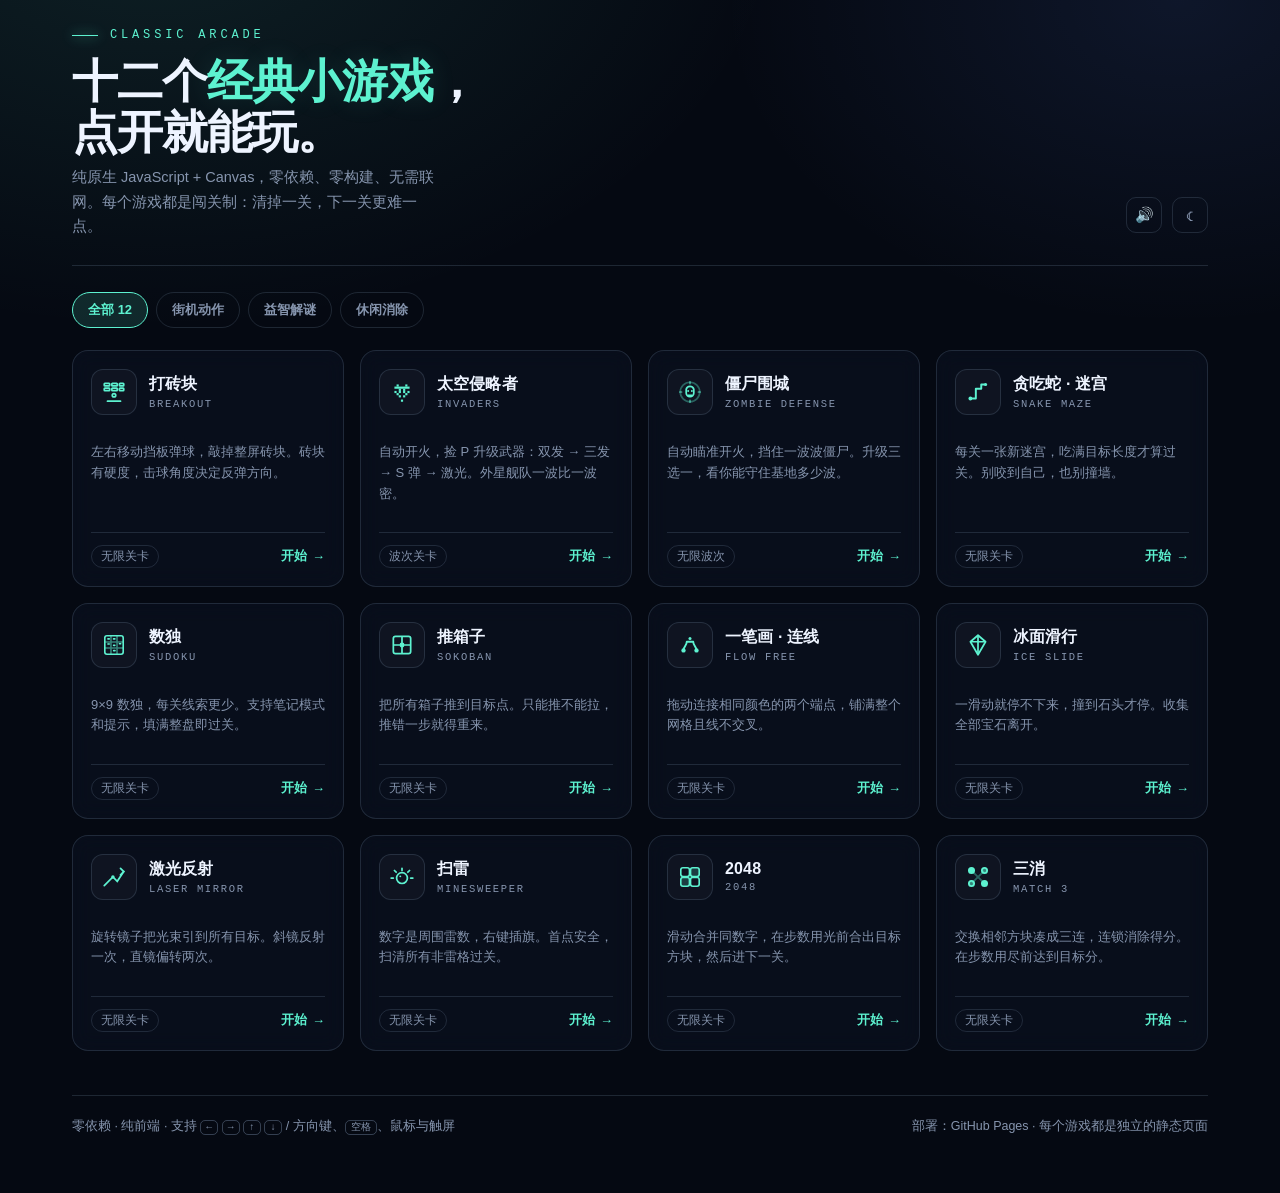
<file: index.html>
<!DOCTYPE html>
<html lang="zh-CN" data-theme="dark">
<head>
<meta charset="utf-8">
<meta name="viewport" content="width=device-width, initial-scale=1, viewport-fit=cover">
<meta name="theme-color" content="#050912">
<title>经典小游戏 · Classic Arcade</title>
<meta name="description" content="十个经典小游戏，全部零依赖、纯前端、点开即玩，支持键盘与触屏。">
<link rel="icon" href="data:image/svg+xml,%3Csvg xmlns='http://www.w3.org/2000/svg' viewBox='0 0 32 32'%3E%3Crect width='32' height='32' rx='8' fill='%23050912'/%3E%3Cpath d='M8 20l4-8 4 6 4-10 4 12' stroke='%235df2d0' stroke-width='2.5' fill='none' stroke-linejoin='round'/%3E%3C/svg%3E">
<link rel="stylesheet" href="./assets/css/theme.css">
</head>
<body>
<div class="shell">

  <header class="hero">
    <div>
      <div class="brand-mark">Classic Arcade</div>
      <h1>十二个<em>经典小游戏</em>，<br>点开就能玩。</h1>
      <p>纯原生 JavaScript + Canvas，零依赖、零构建、无需联网。每个游戏都是闯关制：清掉一关，下一关更难一点。</p>
    </div>
    <div class="hero-side">
      <button class="icon-btn" id="btnSound" title="音效开关" aria-label="音效开关">🔊</button>
      <button class="icon-btn" id="btnTheme" title="切换主题" aria-label="切换主题">☾</button>
    </div>
  </header>

  <nav class="filters" id="filters" aria-label="分类筛选">
    <button class="chip" data-cat="all" aria-pressed="true">全部 <span id="countAll">12</span></button>
    <button class="chip" data-cat="arcade" aria-pressed="false">街机动作</button>
    <button class="chip" data-cat="puzzle" aria-pressed="false">益智解谜</button>
    <button class="chip" data-cat="casual" aria-pressed="false">休闲消除</button>
  </nav>

  <main class="grid" id="grid">

    <a class="card" href="./games/breakout/index.html" data-cat="arcade" data-slug="breakout">
      <div class="card-top">
        <span class="card-icon" aria-hidden="true">
          <svg viewBox="0 0 24 24" fill="none" stroke="currentColor" stroke-width="1.6">
            <rect x="3" y="4" width="5" height="2.4" rx=".6"/><rect x="10" y="4" width="5" height="2.4" rx=".6"/><rect x="17" y="4" width="4" height="2.4" rx=".6"/>
            <rect x="3" y="8.4" width="5" height="2.4" rx=".6"/><rect x="10" y="8.4" width="5" height="2.4" rx=".6"/><rect x="17" y="8.4" width="4" height="2.4" rx=".6"/>
            <circle cx="12" cy="15" r="1.6"/><path d="M6 20.5h12" stroke-linecap="round"/>
          </svg>
        </span>
        <div>
          <div class="card-name">打砖块</div>
          <div class="card-en">Breakout</div>
        </div>
      </div>
      <p class="card-desc">左右移动挡板弹球，敲掉整屏砖块。砖块有硬度，击球角度决定反弹方向。</p>
      <div class="card-foot">
        <span class="tag" data-progress="breakout">无限关卡</span>
        <span class="play">开始</span>
      </div>
    </a>

    <a class="card" href="./games/invaders/index.html" data-cat="arcade" data-slug="invaders">
      <div class="card-top">
        <span class="card-icon" aria-hidden="true">
          <svg viewBox="0 0 24 24" fill="currentColor">
            <rect x="7" y="5" width="2" height="2"/><rect x="15" y="5" width="2" height="2"/>
            <rect x="5" y="7" width="14" height="2"/><rect x="9" y="9" width="2" height="2"/><rect x="13" y="9" width="2" height="2"/>
            <rect x="5" y="11" width="2" height="2"/><rect x="9" y="11" width="2" height="2"/><rect x="13" y="11" width="2" height="2"/><rect x="17" y="11" width="2" height="2"/>
            <rect x="7" y="13" width="2" height="2"/><rect x="15" y="13" width="2" height="2"/>
            <rect x="9" y="15" width="2" height="2"/><rect x="13" y="15" width="2" height="2"/>
            <rect x="11" y="19" width="2" height="2"/>
          </svg>
        </span>
        <div>
          <div class="card-name">太空侵略者</div>
          <div class="card-en">Invaders</div>
        </div>
      </div>
      <p class="card-desc">自动开火，捡 P 升级武器：双发 → 三发 → S 弹 → 激光。外星舰队一波比一波密。</p>
      <div class="card-foot">
        <span class="tag" data-progress="invaders">波次关卡</span>
        <span class="play">开始</span>
      </div>
    </a>

    <a class="card" href="./games/zombies/index.html" data-cat="arcade" data-slug="zombies">
      <div class="card-top">
        <span class="card-icon" aria-hidden="true">
          <svg viewBox="0 0 24 24" fill="none" stroke="currentColor" stroke-width="1.6">
            <circle cx="12" cy="12" r="9" stroke-opacity=".35"/>
            <path d="M8.5 9.5a3.6 3.6 0 0 1 7 0v3.4a3.4 3.4 0 0 1-3.4 3.4h-.2a3.4 3.4 0 0 1-3.4-3.4z"/>
            <circle cx="10.3" cy="11" r=".9" fill="currentColor" stroke="none"/>
            <circle cx="13.7" cy="11" r=".9" fill="currentColor" stroke="none"/>
            <path d="M10.2 15.2h3.6" stroke-linecap="round"/>
            <path d="M12 2.6v1.6M21.4 12h-1.6M12 21.4v-1.6M2.6 12h1.6" stroke-linecap="round" stroke-opacity=".6"/>
          </svg>
        </span>
        <div>
          <div class="card-name">僵尸围城</div>
          <div class="card-en">Zombie Defense</div>
        </div>
      </div>
      <p class="card-desc">自动瞄准开火，挡住一波波僵尸。升级三选一，看你能守住基地多少波。</p>
      <div class="card-foot">
        <span class="tag" data-progress="zombies">无限波次</span>
        <span class="play">开始</span>
      </div>
    </a>

    <a class="card" href="./games/snake/index.html" data-cat="arcade" data-slug="snake">
      <div class="card-top">
        <span class="card-icon" aria-hidden="true">
          <svg viewBox="0 0 24 24" fill="none" stroke="currentColor" stroke-width="1.8" stroke-linecap="round" stroke-linejoin="round">
            <path d="M5 18h5V9h5V5h4"/>
            <circle cx="5" cy="18" r="1.8" fill="currentColor" stroke="none"/>
            <circle cx="19" cy="5" r="1.4" fill="currentColor" stroke="none"/>
          </svg>
        </span>
        <div>
          <div class="card-name">贪吃蛇 · 迷宫</div>
          <div class="card-en">Snake Maze</div>
        </div>
      </div>
      <p class="card-desc">每关一张新迷宫，吃满目标长度才算过关。别咬到自己，也别撞墙。</p>
      <div class="card-foot">
        <span class="tag" data-progress="snake">无限关卡</span>
        <span class="play">开始</span>
      </div>
    </a>

    <a class="card" href="./games/sudoku/index.html" data-cat="puzzle" data-slug="sudoku">
      <div class="card-top">
        <span class="card-icon" aria-hidden="true">
          <svg viewBox="0 0 24 24" fill="none" stroke="currentColor" stroke-width="1.5">
            <rect x="3.5" y="3.5" width="17" height="17" rx="2"/>
            <path d="M9.2 3.5v17M14.8 3.5v17M3.5 9.2h17M3.5 14.8h17" stroke-opacity=".5"/>
            <path d="M6.4 6.4h1.2M6.4 11.1h1.2M11.6 6.4h1.2M11.6 12.3h1.2M17 10.9h1.2M11.7 17.2h1.2" stroke-linecap="round"/>
          </svg>
        </span>
        <div>
          <div class="card-name">数独</div>
          <div class="card-en">Sudoku</div>
        </div>
      </div>
      <p class="card-desc">9×9 数独，每关线索更少。支持笔记模式和提示，填满整盘即过关。</p>
      <div class="card-foot">
        <span class="tag" data-progress="sudoku">无限关卡</span>
        <span class="play">开始</span>
      </div>
    </a>

    <a class="card" href="./games/sokoban/index.html" data-cat="puzzle" data-slug="sokoban">
      <div class="card-top">
        <span class="card-icon" aria-hidden="true">
          <svg viewBox="0 0 24 24" fill="none" stroke="currentColor" stroke-width="1.6">
            <rect x="4" y="4" width="16" height="16" rx="2"/>
            <path d="M4 12h16M12 4v16"/>
            <rect x="10" y="10" width="4" height="4" rx="1" fill="currentColor" stroke="none"/>
          </svg>
        </span>
        <div>
          <div class="card-name">推箱子</div>
          <div class="card-en">Sokoban</div>
        </div>
      </div>
      <p class="card-desc">把所有箱子推到目标点。只能推不能拉，推错一步就得重来。</p>
      <div class="card-foot">
        <span class="tag" data-progress="sokoban">无限关卡</span>
        <span class="play">开始</span>
      </div>
    </a>

    <a class="card" href="./games/flow/index.html" data-cat="puzzle" data-slug="flow">
      <div class="card-top">
        <span class="card-icon" aria-hidden="true">
          <svg viewBox="0 0 24 24" fill="none" stroke="currentColor" stroke-width="1.7" stroke-linecap="round" stroke-linejoin="round">
            <path d="M6 17c0-4 3-4 3-8h6c0 4 3 4 3 8"/>
            <circle cx="6" cy="17" r="2" fill="currentColor" stroke="none"/>
            <circle cx="18" cy="17" r="2" fill="currentColor" stroke="none"/>
            <circle cx="12" cy="6" r="1.4" fill="currentColor" stroke="none"/>
          </svg>
        </span>
        <div>
          <div class="card-name">一笔画 · 连线</div>
          <div class="card-en">Flow Free</div>
        </div>
      </div>
      <p class="card-desc">拖动连接相同颜色的两个端点，铺满整个网格且线不交叉。</p>
      <div class="card-foot">
        <span class="tag" data-progress="flow">无限关卡</span>
        <span class="play">开始</span>
      </div>
    </a>

    <a class="card" href="./games/ice/index.html" data-cat="puzzle" data-slug="ice">
      <div class="card-top">
        <span class="card-icon" aria-hidden="true">
          <svg viewBox="0 0 24 24" fill="none" stroke="currentColor" stroke-width="1.6" stroke-linejoin="round">
            <path d="M12 3l7 6-7 12L5 9z"/>
            <path d="M12 3v18M5 9h14"/>
          </svg>
        </span>
        <div>
          <div class="card-name">冰面滑行</div>
          <div class="card-en">Ice Slide</div>
        </div>
      </div>
      <p class="card-desc">一滑动就停不下来，撞到石头才停。收集全部宝石离开。</p>
      <div class="card-foot">
        <span class="tag" data-progress="ice">无限关卡</span>
        <span class="play">开始</span>
      </div>
    </a>

    <a class="card" href="./games/lasers/index.html" data-cat="puzzle" data-slug="lasers">
      <div class="card-top">
        <span class="card-icon" aria-hidden="true">
          <svg viewBox="0 0 24 24" fill="none" stroke="currentColor" stroke-width="1.6" stroke-linecap="round">
            <path d="M3 20L11 12l4 4 6-9"/>
            <circle cx="11" cy="12" r="1.6" fill="currentColor" stroke="none"/>
            <path d="M18 4l3 3-3 3"/>
          </svg>
        </span>
        <div>
          <div class="card-name">激光反射</div>
          <div class="card-en">Laser Mirror</div>
        </div>
      </div>
      <p class="card-desc">旋转镜子把光束引到所有目标。斜镜反射一次，直镜偏转两次。</p>
      <div class="card-foot">
        <span class="tag" data-progress="lasers">无限关卡</span>
        <span class="play">开始</span>
      </div>
    </a>

    <a class="card" href="./games/mines/index.html" data-cat="casual" data-slug="mines">
      <div class="card-top">
        <span class="card-icon" aria-hidden="true">
          <svg viewBox="0 0 24 24" fill="none" stroke="currentColor" stroke-width="1.6" stroke-linecap="round">
            <circle cx="12" cy="13" r="5"/>
            <path d="M12 4v2M5 6l1.6 1.6M19 6l-1.6 1.6M4 13H2M22 13h-2"/>
            <circle cx="10.4" cy="11.4" r=".9" fill="currentColor" stroke="none"/>
          </svg>
        </span>
        <div>
          <div class="card-name">扫雷</div>
          <div class="card-en">Minesweeper</div>
        </div>
      </div>
      <p class="card-desc">数字是周围雷数，右键插旗。首点安全，扫清所有非雷格过关。</p>
      <div class="card-foot">
        <span class="tag" data-progress="mines">无限关卡</span>
        <span class="play">开始</span>
      </div>
    </a>

    <a class="card" href="./games/2048/index.html" data-cat="casual" data-slug="2048">
      <div class="card-top">
        <span class="card-icon" aria-hidden="true">
          <svg viewBox="0 0 24 24" fill="none" stroke="currentColor" stroke-width="1.5">
            <rect x="3.5" y="3.5" width="8" height="8" rx="2"/>
            <rect x="12.5" y="3.5" width="8" height="8" rx="2" fill="currentColor" fill-opacity=".18"/>
            <rect x="3.5" y="12.5" width="8" height="8" rx="2" fill="currentColor" fill-opacity=".18"/>
            <rect x="12.5" y="12.5" width="8" height="8" rx="2"/>
          </svg>
        </span>
        <div>
          <div class="card-name">2048</div>
          <div class="card-en">2048</div>
        </div>
      </div>
      <p class="card-desc">滑动合并同数字，在步数用光前合出目标方块，然后进下一关。</p>
      <div class="card-foot">
        <span class="tag" data-progress="2048">无限关卡</span>
        <span class="play">开始</span>
      </div>
    </a>

    <a class="card" href="./games/match3/index.html" data-cat="casual" data-slug="match3">
      <div class="card-top">
        <span class="card-icon" aria-hidden="true">
          <svg viewBox="0 0 24 24" fill="none" stroke="currentColor" stroke-width="1.7">
            <path d="M7 7l10 10M17 7L7 17" stroke-linecap="round" opacity=".35"/>
            <circle cx="6" cy="6" r="2.4" fill="currentColor"/>
            <circle cx="18" cy="6" r="2.4" fill="currentColor" fill-opacity=".5"/>
            <circle cx="6" cy="18" r="2.4" fill="currentColor" fill-opacity=".5"/>
            <circle cx="18" cy="18" r="2.4" fill="currentColor"/>
          </svg>
        </span>
        <div>
          <div class="card-name">三消</div>
          <div class="card-en">Match 3</div>
        </div>
      </div>
      <p class="card-desc">交换相邻方块凑成三连，连锁消除得分。在步数用尽前达到目标分。</p>
      <div class="card-foot">
        <span class="tag" data-progress="match3">无限关卡</span>
        <span class="play">开始</span>
      </div>
    </a>

  </main>

  <footer class="foot">
    <div>零依赖 · 纯前端 · 支持 <kbd>←</kbd> <kbd>→</kbd> <kbd>↑</kbd> <kbd>↓</kbd> / 方向键、<kbd>空格</kbd>、鼠标与触屏</div>
    <div>部署：GitHub Pages · 每个游戏都是独立的静态页面</div>
  </footer>

</div>

<script src="./assets/js/core.js"></script>
<script>
(function () {
  CG.theme.bind(document.getElementById('btnTheme'));
  CG.soundButton(document.getElementById('btnSound'));

  // 分类筛选
  const chips = Array.from(document.querySelectorAll('.chip'));
  const cards = Array.from(document.querySelectorAll('.card'));

  chips.forEach((chip) => {
    chip.addEventListener('click', () => {
      CG.sfx.click();
      chips.forEach((c) => c.setAttribute('aria-pressed', String(c === chip)));
      const cat = chip.dataset.cat;
      cards.forEach((card) => {
        const show = cat === 'all' || card.dataset.cat === cat;
        card.style.display = show ? '' : 'none';
      });
    });
  });

  // 显示本地进度
  cards.forEach((card) => {
    const slug = card.dataset.slug;
    const tag = card.querySelector('[data-progress]');
    const p = CG.progress(slug);
    if (!tag || !p.data || p.data.max <= 1) return;
    tag.textContent = '最高 第 ' + p.data.max + ' 关';
    tag.style.color = 'var(--accent)';
    tag.style.borderColor = 'var(--accent)';
  });
})();
</script>
</body>
</html>
</file>
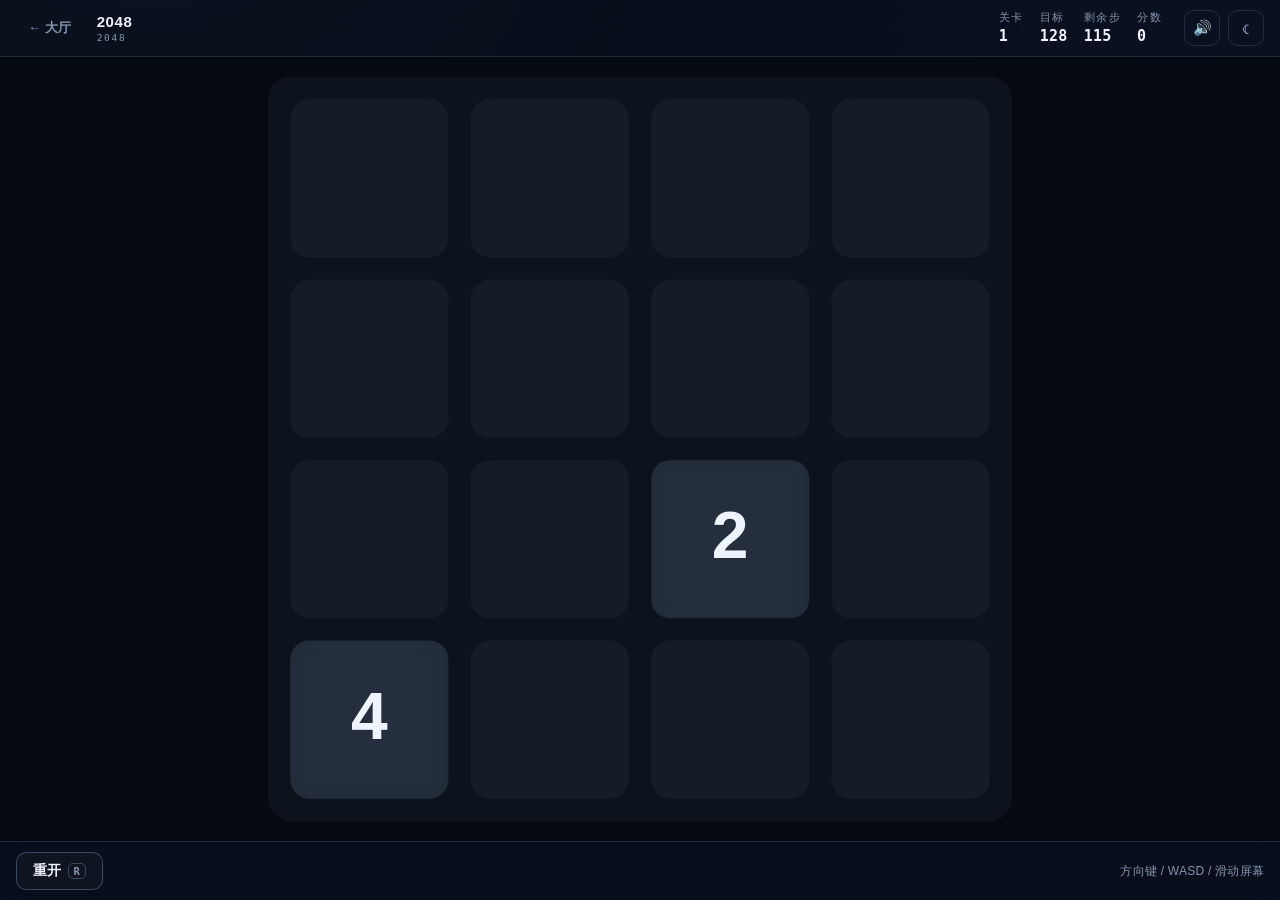
<file: games/2048/index.html>
<!DOCTYPE html>
<html lang="zh-CN" data-theme="dark">
<head>
<meta charset="utf-8">
<meta name="viewport" content="width=device-width, initial-scale=1, viewport-fit=cover">
<title>2048 · 经典小游戏</title>
<link rel="stylesheet" href="../../assets/css/theme.css">
<link rel="icon" href="data:image/svg+xml,%3Csvg xmlns='http://www.w3.org/2000/svg' viewBox='0 0 32 32'%3E%3Crect width='32' height='32' rx='8' fill='%23050912'/%3E%3Cpath d='M16 6l10 20H6z' fill='none' stroke='%235df2d0' stroke-width='2.5'/%3E%3C/svg%3E">
</head>
<body class="game-page">

<header class="topbar">
  <a class="back" href="../../index.html">← 大厅</a>
  <div class="game-title">2048<small>2048</small></div>
  <div class="hud">
    <span class="stat">关卡<b id="hudLevel">1</b></span>
    <span class="stat">目标<b id="hudTarget">128</b></span>
    <span class="stat">剩余步<b id="hudMoves">110</b></span>
    <span class="stat">分数<b id="hudScore">0</b></span>
  </div>
  <div class="actions">
    <button class="icon-btn" id="btnSound" title="音效">🔊</button>
    <button class="icon-btn" id="btnTheme" title="主题">☾</button>
  </div>
</header>

<main class="stage-wrap" id="stage">
  <canvas id="c"></canvas>
  <div id="overlay"></div>
</main>

<footer class="toolbar">
  <button class="btn" id="btnRestart">重开 <kbd>R</kbd></button>
  <span class="spacer"></span>
  <span class="note">方向键 / WASD / 滑动屏幕</span>
</footer>

<script src="../../assets/js/core.js"></script>
<script>
(function () {
  'use strict';

  const canvas = document.getElementById('c');
  const $ = (id) => document.getElementById(id);
  const hud = { level: $('hudLevel'), target: $('hudTarget'), moves: $('hudMoves'), score: $('hudScore') };

  CG.theme.bind($('btnTheme'));
  CG.soundButton($('btnSound'));

  const N = 4;
  let W = 0, H = 0, ctx = null;
  let busy = false;

  const g = {
    level: 1,
    target: 128,
    maxMoves: 110,
    moves: 0,
    score: 0,
    board: [],
    won: false,
    over: false,
    pop: new Map()
  };

  const prog = CG.progress('2048');
  g.level = Math.max(1, prog.level);

  function levelConf(n) {
    return {
      target: Math.min(65536, Math.pow(2, 6 + n)),
      maxMoves: 90 + n * 25
    };
  }

  function syncHud() {
    hud.level.textContent = g.level;
    hud.target.textContent = g.target;
    hud.moves.textContent = Math.max(0, g.maxMoves - g.moves);
    hud.score.textContent = g.score;
  }

  function emptyCells() {
    const out = [];
    for (let i = 0; i < N * N; i++) if (!g.board[i]) out.push(i);
    return out;
  }

  function spawn() {
    const free = emptyCells();
    if (!free.length) return;
    const i = free[Math.floor(Math.random() * free.length)];
    g.board[i] = Math.random() < 0.9 ? 2 : 4;
    g.pop.set(i, 0);
  }

  function buildLevel(n) {
    const c = levelConf(n);
    g.level = n;
    g.target = c.target;
    g.maxMoves = c.maxMoves;
    g.moves = 0;
    g.score = 0;
    g.won = false;
    g.over = false;
    g.board = new Array(N * N).fill(0);
    g.pop.clear();
    spawn();
    spawn();
    syncHud();
  }

  function slide(dir) {
    let moved = false, gained = 0;
    const merged = new Set();

    for (let i = 0; i < N; i++) {
      const line = [];
      for (let j = 0; j < N; j++) {
        let x, y;
        if (dir === 'left') { x = j; y = i; }
        else if (dir === 'right') { x = N - 1 - j; y = i; }
        else if (dir === 'up') { x = i; y = j; }
        else { x = i; y = N - 1 - j; }
        line.push({ x, y, v: g.board[y * N + x] });
      }

      const vals = line.map((c) => c.v).filter((v) => v);
      const out = [];
      for (let k = 0; k < vals.length; k++) {
        if (k + 1 < vals.length && vals[k] === vals[k + 1]) {
          out.push(vals[k] * 2);
          gained += vals[k] * 2;
          k++;
        } else {
          out.push(vals[k]);
        }
      }
      while (out.length < N) out.push(0);

      line.forEach((c, k) => {
        const idx = c.y * N + c.x;
        if (g.board[idx] !== out[k]) moved = true;
        if (g.board[idx] !== out[k] && out[k]) merged.add(idx);
        g.board[idx] = out[k];
      });
    }

    return { moved, gained, merged };
  }

  function hasMoves() {
    if (emptyCells().length) return true;
    for (let y = 0; y < N; y++) {
      for (let x = 0; x < N; x++) {
        const v = g.board[y * N + x];
        if (x + 1 < N && g.board[y * N + x + 1] === v) return true;
        if (y + 1 < N && g.board[(y + 1) * N + x] === v) return true;
      }
    }
    return false;
  }

  function move(dir) {
    if (busy || g.over || g.won) return;
    const res = slide(dir);
    if (!res.moved) return;

    g.moves += 1;
    g.score += res.gained;
    res.merged.forEach((i) => g.pop.set(i, 0));
    spawn();
    CG.sfx.move();
    if (res.gained) CG.sfx.ok();

    syncHud();
    checkState();
  }

  function checkState() {
    if (g.board.some((v) => v >= g.target)) { winLevel(); return; }
    if (g.moves >= g.maxMoves) { loseLevel('步数用尽'); return; }
    if (!hasMoves()) { loseLevel('没有可走的步了'); return; }
  }

  async function winLevel() {
    if (busy) return;
    busy = true;
    g.won = true;
    CG.sfx.win();
    const n = g.level;
    prog.reach(n + 1);
    prog.win(g.score);
    const r = await CG.ui.modal({
      title: '第 ' + n + ' 关 · 达成 ' + g.target,
      text: '用了 <b>' + g.moves + '</b> 步，得分 <b>' + g.score + '</b><br>下一关目标翻倍：' + Math.min(65536, g.target * 2),
      actions: [
        { label: '下一关', value: 'next', primary: true },
        { label: '重玩本关', value: 'again' }
      ]
    });
    busy = false;
    if (r === 'next') buildLevel(n + 1);
    else buildLevel(n);
  }

  async function loseLevel(reason) {
    if (busy) return;
    busy = true;
    g.over = true;
    CG.sfx.lose();
    const r = await CG.ui.modal({
      title: '这一关没过',
      text: reason + '<br>目标 ' + g.target + '，最高方块 ' + Math.max.apply(null, g.board),
      actions: [
        { label: '重试本关', value: 'retry', primary: true },
        { label: '从第 1 关开始', value: 'reset' }
      ]
    });
    busy = false;
    if (r === 'reset') { prog.reset(); buildLevel(1); }
    else buildLevel(g.level);
  }

  /* -------------------------------------------------- 绘制 */

  function tileColors(v) {
    const c = CG.colors();
    if (v <= 4) return { bg: c.light ? 'rgba(45,72,100,0.09)' : 'rgba(164,190,225,0.14)', fg: c.text };
    if (v <= 16) return { bg: c.accent, fg: c.light ? '#f2fffb' : '#04120f' };
    if (v <= 64) return { bg: c.violet, fg: c.light ? '#ffffff' : '#0b0614' };
    if (v <= 512) return { bg: c.hint, fg: '#241a00' };
    return { bg: c.danger, fg: '#2a0009' };
  }

  function roundRect(x, y, w, h, r) {
    ctx.beginPath();
    ctx.moveTo(x + r, y);
    ctx.arcTo(x + w, y, x + w, y + h, r);
    ctx.arcTo(x + w, y + h, x, y + h, r);
    ctx.arcTo(x, y + h, x, y, r);
    ctx.arcTo(x, y, x + w, y, r);
    ctx.closePath();
  }

  function draw() {
    const c = CG.colors();
    ctx.fillStyle = c.bg;
    ctx.fillRect(0, 0, W, H);

    const size = Math.min(W - 40, H - 40);
    const ox = (W - size) / 2;
    const oy = (H - size) / 2;
    const pad = size * 0.03;
    const cell = (size - pad * (N + 1)) / N;

    ctx.fillStyle = c.light ? 'rgba(45,72,100,0.06)' : 'rgba(164,190,225,0.05)';
    const rr = size * 0.03;
    ctx.beginPath();
    ctx.moveTo(ox + rr, oy);
    ctx.arcTo(ox + size, oy, ox + size, oy + size, rr);
    ctx.arcTo(ox + size, oy + size, ox, oy + size, rr);
    ctx.arcTo(ox, oy + size, ox, oy, rr);
    ctx.arcTo(ox, oy, ox + size, oy, rr);
    ctx.closePath();
    ctx.fill();

    for (let i = 0; i < N * N; i++) {
      const x = i % N, y = Math.floor(i / N);
      const px = ox + pad + x * (cell + pad);
      const py = oy + pad + y * (cell + pad);
      const v = g.board[i];

      let scale = 1;
      if (g.pop.has(i)) {
        const t = Math.min(1, g.pop.get(i) + 0.09);
        if (t >= 1) g.pop.delete(i); else g.pop.set(i, t);
        scale = 0.86 + 0.14 * t;
      }

      if (!v) {
        ctx.fillStyle = c.light ? 'rgba(45,72,100,0.05)' : 'rgba(164,190,225,0.05)';
        roundRect(px, py, cell, cell, cell * 0.12);
        ctx.fill();
        continue;
      }

      const col = tileColors(v);
      const s = cell * scale;
      const dx = px + (cell - s) / 2;
      const dy = py + (cell - s) / 2;

      ctx.fillStyle = col.bg;
      ctx.shadowColor = col.bg;
      ctx.shadowBlur = c.light ? 0 : 12;
      roundRect(dx, dy, s, s, s * 0.12);
      ctx.fill();
      ctx.shadowBlur = 0;

      const text = String(v);
      const fs = s * (text.length >= 4 ? 0.28 : text.length === 3 ? 0.34 : 0.42);
      ctx.fillStyle = col.fg;
      ctx.font = '600 ' + Math.round(fs) + 'px ' + getComputedStyle(document.body).fontFamily;
      ctx.textAlign = 'center';
      ctx.textBaseline = 'middle';
      ctx.fillText(text, dx + s / 2, dy + s / 2 + 1);
    }
  }

  CG.loop(() => {
    const fit = CG.util.fit(canvas);
    ctx = fit.ctx;
    if (fit.w !== W || fit.h !== H) {
      const first = W === 0;
      W = fit.w; H = fit.h;
      if (first) buildLevel(g.level);
    }
    draw();
  });

  /* -------------------------------------------------- 输入 */

  document.addEventListener('keydown', (e) => {
    const k = e.key;
    if (k === 'ArrowLeft' || k === 'a' || k === 'A') { move('left'); e.preventDefault(); }
    else if (k === 'ArrowRight' || k === 'd' || k === 'D') { move('right'); e.preventDefault(); }
    else if (k === 'ArrowUp' || k === 'w' || k === 'W') { move('up'); e.preventDefault(); }
    else if (k === 'ArrowDown' || k === 's' || k === 'S') { move('down'); e.preventDefault(); }
    else if (k === 'r' || k === 'R') { if (!busy) buildLevel(g.level); }
  });

  CG.util.swiper(canvas, (dir) => move(dir), 22);

  $('btnRestart').addEventListener('click', () => { if (!busy) buildLevel(g.level); });

  window.__game = g;
})();
</script>
</body>
</html>
</file>
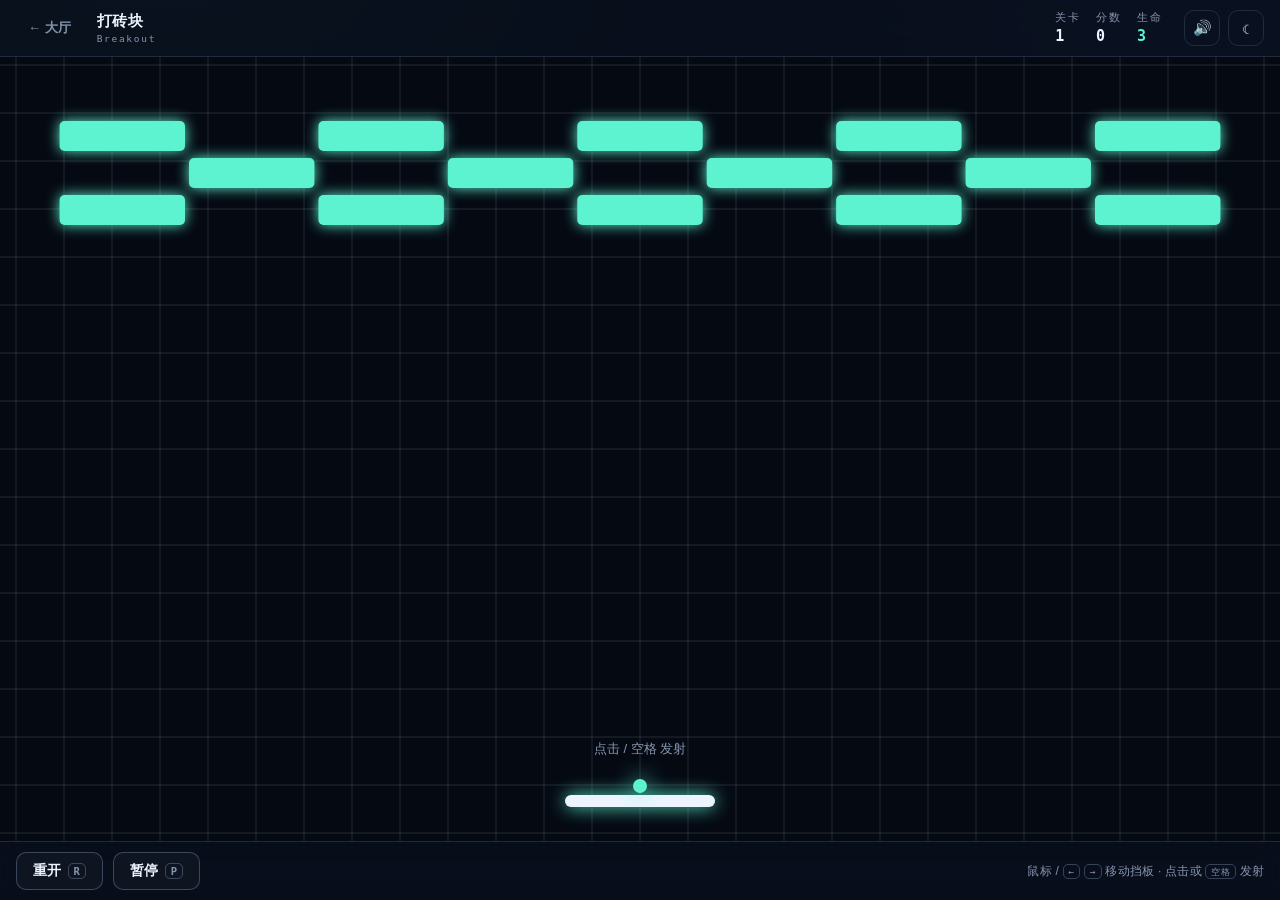
<file: games/breakout/index.html>
<!DOCTYPE html>
<html lang="zh-CN" data-theme="dark">
<head>
<meta charset="utf-8">
<meta name="viewport" content="width=device-width, initial-scale=1, viewport-fit=cover">
<title>打砖块 · 经典小游戏</title>
<link rel="stylesheet" href="../../assets/css/theme.css">
<link rel="icon" href="data:image/svg+xml,%3Csvg xmlns='http://www.w3.org/2000/svg' viewBox='0 0 32 32'%3E%3Crect width='32' height='32' rx='8' fill='%23050912'/%3E%3Cpath d='M16 6l10 20H6z' fill='none' stroke='%235df2d0' stroke-width='2.5'/%3E%3C/svg%3E">
</head>
<body class="game-page">

<header class="topbar">
  <a class="back" href="../../index.html">← 大厅</a>
  <div class="game-title">打砖块<small>Breakout</small></div>
  <div class="hud">
    <span class="stat">关卡<b id="hudLevel">1</b></span>
    <span class="stat">分数<b id="hudScore">0</b></span>
    <span class="stat">生命<b id="hudLives" class="accent">3</b></span>
  </div>
  <div class="actions">
    <button class="icon-btn" id="btnSound" title="音效">🔊</button>
    <button class="icon-btn" id="btnTheme" title="主题">☾</button>
  </div>
</header>

<main class="stage-wrap" id="stage">
  <canvas id="c"></canvas>
  <div id="overlay"></div>
</main>

<footer class="toolbar">
  <button class="btn" id="btnRestart">重开 <kbd>R</kbd></button>
  <button class="btn" id="btnPause">暂停 <kbd>P</kbd></button>
  <span class="spacer"></span>
  <span class="note">鼠标 / <kbd>←</kbd> <kbd>→</kbd> 移动挡板 · 点击或 <kbd>空格</kbd> 发射</span>
</footer>

<script src="../../assets/js/core.js"></script>
<script>
(function () {
  'use strict';

  const canvas = document.getElementById('c');
  const $ = (id) => document.getElementById(id);
  const hud = { level: $('hudLevel'), score: $('hudScore'), lives: $('hudLives') };

  CG.theme.bind($('btnTheme'));
  CG.soundButton($('btnSound'));

  const PAD_H = 12;
  const R = 7;

  let W = 0, H = 0, ctx = null;
  let paused = false;
  let busy = false;

  const g = {
    level: 1,
    score: 0,
    lives: 3,
    paddle: { x: 0, y: 0, w: 120, h: PAD_H, target: null },
    ball: { x: 0, y: 0, vx: 0, vy: 0, stuck: true },
    bricks: [],
    speed: 360,
    keys: { left: false, right: false }
  };

  const prog = CG.progress('breakout');
  g.level = Math.max(1, prog.level);

  function conf(n) {
    return {
      rows: 3 + Math.min(4, Math.floor((n - 1) / 2)),
      cols: 9,
      speed: Math.min(640, 340 + (n - 1) * 22),
      hpMax: n >= 7 ? 3 : n >= 4 ? 2 : 1,
      pattern: n % 5
    };
  }

  function buildLevel(n) {
    const c = conf(n);
    const margin = Math.max(20, W * 0.045);
    const bw = (W - margin * 2) / c.cols;
    const bh = Math.max(14, Math.min(30, bw * 0.4));
    const top = 64;
    const rnd = CG.util.rng(n * 7919 + 13);
    const bricks = [];

    for (let r = 0; r < c.rows; r++) {
      for (let col = 0; col < c.cols; col++) {
        let on = true;
        if (c.pattern === 1) on = (r + col) % 2 === 0;
        else if (c.pattern === 2) on = col >= r && col < c.cols - r;
        else if (c.pattern === 3) on = col % 3 !== 2;
        else if (c.pattern === 4) on = Math.abs(col - (c.cols - 1) / 2) + r <= c.cols / 2;
        if (!on) continue;

        let hp = 1;
        if (c.hpMax > 2 && rnd() < 0.3) hp = 3;
        else if (c.hpMax > 1 && rnd() < 0.35) hp = 2;

        bricks.push({
          x: margin + col * bw + 2,
          y: top + r * (bh + 7),
          w: bw - 4,
          h: bh,
          hp, max: hp
        });
      }
    }
    g.bricks = bricks;
    g.speed = c.speed;
    g.level = n;
    g.lives = 3;
    resetBall();
    syncHud();
  }

  function resetBall() {
    const p = g.paddle;
    p.w = Math.max(88, Math.min(150, W * 0.2));
    p.y = H - 46;
    p.x = CG.util.clamp(W / 2 - p.w / 2, 8, W - p.w - 8);
    g.ball.x = p.x + p.w / 2;
    g.ball.y = p.y - R - 2;
    g.ball.vx = 0;
    g.ball.vy = 0;
    g.ball.stuck = true;
  }

  function syncHud() {
    hud.level.textContent = g.level;
    hud.score.textContent = g.score;
    hud.lives.textContent = g.lives;
    hud.lives.className = g.lives <= 1 ? 'danger' : 'accent';
  }

  /* -------------------------------------------------------- 物理 */

  function launch() {
    if (!g.ball.stuck || paused || busy) return;
    const a = -Math.PI / 2 + (Math.random() - 0.5) * 0.7;
    g.ball.vx = Math.cos(a) * g.speed;
    g.ball.vy = Math.sin(a) * g.speed;
    g.ball.stuck = false;
    CG.sfx.bounce();
  }

  function circleRect(b, r) {
    const cx = CG.util.clamp(b.x, r.x, r.x + r.w);
    const cy = CG.util.clamp(b.y, r.y, r.y + r.h);
    const dx = b.x - cx, dy = b.y - cy;
    const d2 = dx * dx + dy * dy;
    if (d2 > R * R) return null;
    if (d2 > 0.0001) {
      const d = Math.sqrt(d2);
      return { nx: dx / d, ny: dy / d, pen: R - d };
    }
    const left = b.x - r.x, right = r.x + r.w - b.x;
    const top = b.y - r.y, bottom = r.y + r.h - b.y;
    const m = Math.min(left, right, top, bottom);
    if (m === left) return { nx: -1, ny: 0, pen: left + R };
    if (m === right) return { nx: 1, ny: 0, pen: right + R };
    if (m === top) return { nx: 0, ny: -1, pen: top + R };
    return { nx: 0, ny: 1, pen: bottom + R };
  }

  function bounce(b, hit) {
    const dot = b.vx * hit.nx + b.vy * hit.ny;
    if (dot < 0) {
      b.vx -= 2 * dot * hit.nx;
      b.vy -= 2 * dot * hit.ny;
    }
    b.x += hit.nx * (hit.pen + 0.4);
    b.y += hit.ny * (hit.pen + 0.4);
  }

  function stepBall(dt) {
    const b = g.ball;
    if (b.stuck) {
      b.x = g.paddle.x + g.paddle.w / 2;
      b.y = g.paddle.y - R - 2;
      return;
    }

    const dist = Math.hypot(b.vx, b.vy) * dt;
    const steps = Math.max(1, Math.ceil(dist / (R * 0.8)));
    const sub = dt / steps;

    for (let s = 0; s < steps; s++) {
      b.x += b.vx * sub;
      b.y += b.vy * sub;

      if (b.x - R < 0) { b.x = R; b.vx = Math.abs(b.vx); CG.sfx.bounce(); }
      if (b.x + R > W) { b.x = W - R; b.vx = -Math.abs(b.vx); CG.sfx.bounce(); }
      if (b.y - R < 0) { b.y = R; b.vy = Math.abs(b.vy); CG.sfx.bounce(); }

      const p = g.paddle;
      if (b.vy > 0 && b.y + R > p.y && b.y - R < p.y + p.h + 10 &&
          b.x > p.x - R && b.x < p.x + p.w + R) {
        const rel = CG.util.clamp((b.x - (p.x + p.w / 2)) / (p.w / 2), -1, 1);
        const ang = rel * (Math.PI * 0.42);
        b.vx = Math.sin(ang) * g.speed;
        b.vy = -Math.cos(ang) * g.speed;
        b.y = p.y - R - 0.5;
        CG.sfx.bounce();
      }

      for (let i = 0; i < g.bricks.length; i++) {
        const br = g.bricks[i];
        const hit = circleRect(b, br);
        if (!hit) continue;
        bounce(b, hit);
        br.hp -= 1;
        g.score += 10 * g.level;
        syncHud();
        if (br.hp <= 0) {
          g.bricks.splice(i, 1);
          CG.sfx.hit();
          if (!g.bricks.length) winLevel();
        } else {
          CG.sfx.step();
        }
        break;
      }

      if (b.y - R > H) {
        loseBall();
        return;
      }
    }

    const minV = g.speed * 0.22;
    if (Math.abs(b.vy) < minV) b.vy = (b.vy < 0 ? -1 : 1) * minV;
  }

  function loseBall() {
    g.lives -= 1;
    syncHud();
    CG.sfx.bad();
    if (g.lives <= 0) gameOver();
    else resetBall();
  }

  /* -------------------------------------------------------- 关卡流程 */

  async function winLevel() {
    if (busy) return;
    busy = true;
    CG.sfx.win();
    const n = g.level;
    prog.reach(n + 1);
    prog.win(g.score);
    const r = await CG.ui.modal({
      title: '第 ' + n + ' 关通过',
      text: '得分 <b>' + g.score + '</b><br>下一关砖块更多、球速更快。',
      actions: [
        { label: '下一关', value: 'next', primary: true },
        { label: '留在这里', value: 'stay' }
      ]
    });
    busy = false;
    if (r === 'next') {
      g.score += 50;
      buildLevel(n + 1);
    }
  }

  async function gameOver() {
    if (busy) return;
    busy = true;
    CG.sfx.lose();
    const r = await CG.ui.modal({
      title: '生命耗尽',
      text: '本局得分 <b>' + g.score + '</b><br>重试本关，或从第 1 关重新开始。',
      actions: [
        { label: '重试本关', value: 'retry', primary: true },
        { label: '从第 1 关开始', value: 'reset' }
      ]
    });
    busy = false;
    if (r === 'reset') {
      g.score = 0;
      prog.reset();
      buildLevel(1);
    } else {
      buildLevel(g.level);
    }
  }

  /* -------------------------------------------------------- 绘制 */

  function roundRect(x, y, w, h, r) {
    const rr = Math.min(r, w / 2, h / 2);
    ctx.beginPath();
    ctx.moveTo(x + rr, y);
    ctx.arcTo(x + w, y, x + w, y + h, rr);
    ctx.arcTo(x + w, y + h, x, y + h, rr);
    ctx.arcTo(x, y + h, x, y, rr);
    ctx.arcTo(x, y, x + w, y, rr);
    ctx.closePath();
  }

  function draw() {
    const c = CG.colors();
    ctx.clearRect(0, 0, W, H);
    ctx.fillStyle = c.bg;
    ctx.fillRect(0, 0, W, H);

    ctx.strokeStyle = c.line;
    ctx.lineWidth = 1;
    const gs = 48;
    for (let x = (W % gs) / 2; x < W; x += gs) {
      ctx.beginPath(); ctx.moveTo(x, 0); ctx.lineTo(x, H); ctx.stroke();
    }
    for (let y = (H % gs) / 2; y < H; y += gs) {
      ctx.beginPath(); ctx.moveTo(0, y); ctx.lineTo(W, y); ctx.stroke();
    }

    g.bricks.forEach((b) => {
      const t = b.hp / b.max;
      const col = b.hp >= 3 ? c.violet : b.hp === 2 ? c.hint : c.accent;
      ctx.globalAlpha = 0.35 + 0.65 * t;
      ctx.fillStyle = col;
      ctx.shadowColor = col;
      ctx.shadowBlur = c.light ? 0 : 14;
      roundRect(b.x, b.y, b.w, b.h, 5);
      ctx.fill();
      ctx.shadowBlur = 0;
      ctx.globalAlpha = 1;
      if (b.hp > 1) {
        ctx.strokeStyle = c.bg;
        ctx.globalAlpha = 0.5;
        ctx.lineWidth = 1.5;
        roundRect(b.x + 4, b.y + 4, b.w - 8, b.h - 8, 3);
        ctx.stroke();
        ctx.globalAlpha = 1;
      }
    });

    const p = g.paddle;
    ctx.fillStyle = c.text;
    ctx.shadowColor = c.accent;
    ctx.shadowBlur = c.light ? 0 : 18;
    roundRect(p.x, p.y, p.w, p.h, 6);
    ctx.fill();
    ctx.shadowBlur = 0;

    const b = g.ball;
    ctx.fillStyle = c.accent;
    ctx.shadowColor = c.accent;
    ctx.shadowBlur = c.light ? 0 : 22;
    ctx.beginPath();
    ctx.arc(b.x, b.y, R, 0, Math.PI * 2);
    ctx.fill();
    ctx.shadowBlur = 0;

    if (b.stuck && !busy) {
      ctx.fillStyle = c.muted;
      ctx.font = '13px ' + getComputedStyle(document.body).fontFamily;
      ctx.textAlign = 'center';
      ctx.fillText('点击 / 空格 发射', W / 2, p.y - 42);
    }
  }

  /* -------------------------------------------------------- 循环 */

  function update(dt) {
    if (paused || busy) return;
    const p = g.paddle;
    const speedKey = 620;
    if (g.keys.left) p.x -= speedKey * dt;
    if (g.keys.right) p.x += speedKey * dt;
    if (p.target != null) {
      const goal = p.target - p.w / 2;
      const d = goal - p.x;
      if (Math.abs(d) > 0.5) p.x += d * Math.min(1, dt * 24);
    }
    p.x = CG.util.clamp(p.x, 4, W - p.w - 4);
    stepBall(dt);
  }

  CG.loop((dt) => {
    const fit = CG.util.fit(canvas);
    ctx = fit.ctx;
    if (fit.w !== W || fit.h !== H) {
      const first = W === 0;
      W = fit.w; H = fit.h;
      if (first) buildLevel(g.level);
      g.paddle.y = H - 46;
    }
    update(dt);
    draw();
  });

  /* -------------------------------------------------------- 输入 */

  canvas.addEventListener('pointermove', (e) => {
    const r = canvas.getBoundingClientRect();
    g.paddle.target = e.clientX - r.left;
  });
  canvas.addEventListener('pointerdown', (e) => {
    const r = canvas.getBoundingClientRect();
    g.paddle.target = e.clientX - r.left;
    launch();
  });
  canvas.addEventListener('pointerleave', () => { g.paddle.target = null; });

  document.addEventListener('keydown', (e) => {
    if (e.key === 'ArrowLeft' || e.key === 'a') { g.keys.left = true; g.paddle.target = null; }
    if (e.key === 'ArrowRight' || e.key === 'd') { g.keys.right = true; g.paddle.target = null; }
    if (e.code === 'Space') { e.preventDefault(); launch(); }
    if (e.key === 'r' || e.key === 'R') restartLevel();
    if (e.key === 'p' || e.key === 'P') togglePause();
  });
  document.addEventListener('keyup', (e) => {
    if (e.key === 'ArrowLeft' || e.key === 'a') g.keys.left = false;
    if (e.key === 'ArrowRight' || e.key === 'd') g.keys.right = false;
  });

  function restartLevel() {
    if (busy) return;
    g.lives = 3;
    buildLevel(g.level);
    CG.sfx.click();
  }

  async function togglePause() {
    if (busy || paused) return;
    paused = true;
    await CG.ui.modal({
      title: '已暂停',
      text: '按 P 或点击继续。',
      actions: [{ label: '继续', value: 'resume', primary: true }]
    });
    paused = false;
  }

  $('btnRestart').addEventListener('click', restartLevel);
  $('btnPause').addEventListener('click', togglePause);
  window.__breakout = g;

  (function boot() {
    const fit = CG.util.fit(canvas);
    W = fit.w; H = fit.h;
    buildLevel(g.level);
    if (g.level > 1) CG.ui.toast('从第 ' + g.level + ' 关继续');
  })();

  window.__game = g;
})();
</script>
</body>
</html>
</file>
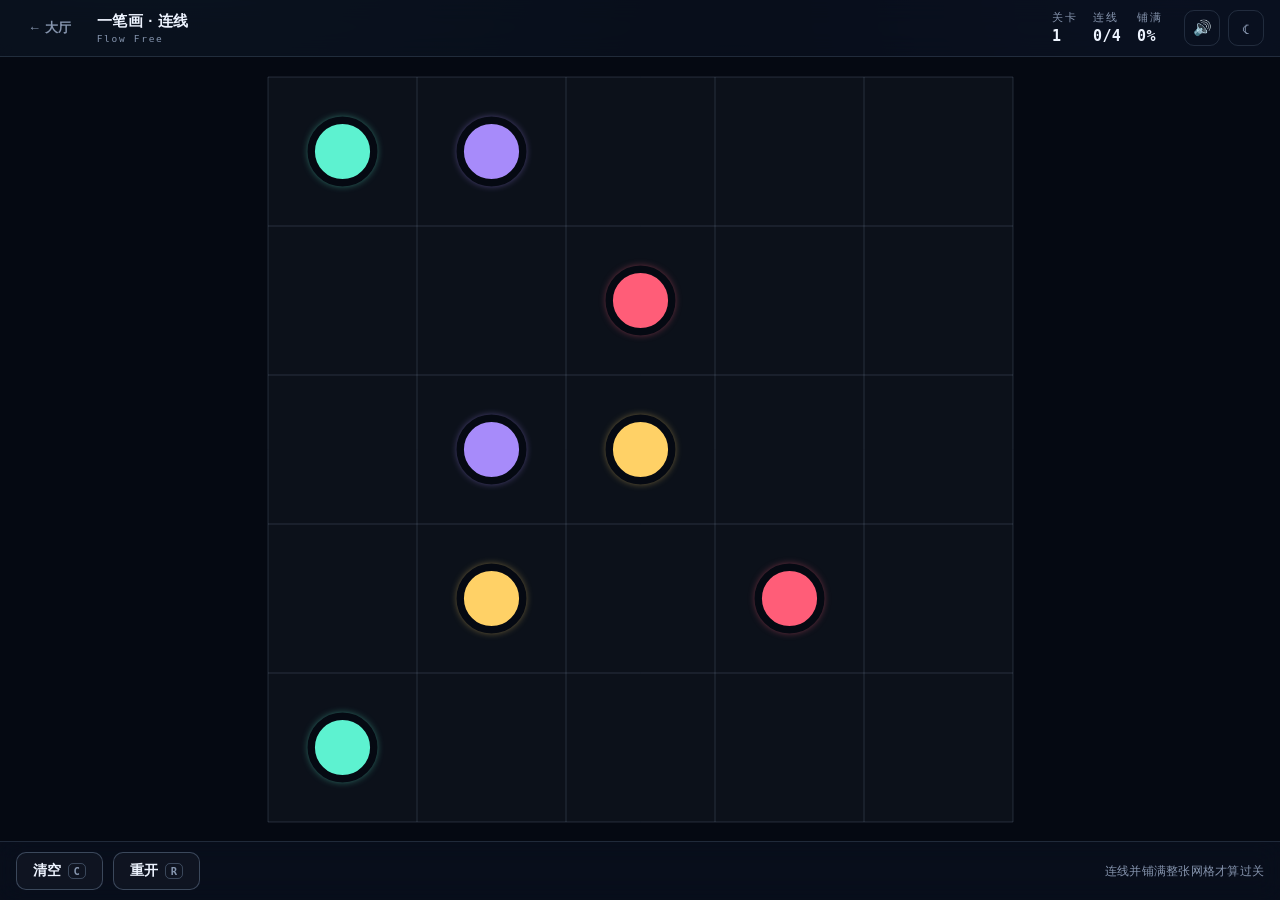
<file: games/flow/index.html>
<!DOCTYPE html>
<html lang="zh-CN" data-theme="dark">
<head>
<meta charset="utf-8">
<meta name="viewport" content="width=device-width, initial-scale=1, viewport-fit=cover">
<title>一笔画 · 连线 · 经典小游戏</title>
<link rel="stylesheet" href="../../assets/css/theme.css">
<link rel="icon" href="data:image/svg+xml,%3Csvg xmlns='http://www.w3.org/2000/svg' viewBox='0 0 32 32'%3E%3Crect width='32' height='32' rx='8' fill='%23050912'/%3E%3Cpath d='M16 6l10 20H6z' fill='none' stroke='%235df2d0' stroke-width='2.5'/%3E%3C/svg%3E">
</head>
<body class="game-page">

<header class="topbar">
  <a class="back" href="../../index.html">← 大厅</a>
  <div class="game-title">一笔画 · 连线<small>Flow Free</small></div>
  <div class="hud">
    <span class="stat">关卡<b id="hudLevel">1</b></span>
    <span class="stat">连线<b id="hudPairs">0/4</b></span>
    <span class="stat">铺满<b id="hudFill">0%</b></span>
  </div>
  <div class="actions">
    <button class="icon-btn" id="btnSound" title="音效">🔊</button>
    <button class="icon-btn" id="btnTheme" title="主题">☾</button>
  </div>
</header>

<main class="stage-wrap" id="stage">
  <canvas id="c"></canvas>
  <div id="overlay"></div>
</main>

<footer class="toolbar">
  <button class="btn" id="btnClear">清空 <kbd>C</kbd></button>
  <button class="btn" id="btnRestart">重开 <kbd>R</kbd></button>
  <span class="spacer"></span>
  <span class="note">连线并铺满整张网格才算过关</span>
</footer>

<script src="../../assets/js/core.js"></script>
<script>
(function () {
  'use strict';

  const canvas = document.getElementById('c');
  const $ = (id) => document.getElementById(id);
  const hud = { level: $('hudLevel'), pairs: $('hudPairs'), fill: $('hudFill') };

  CG.theme.bind($('btnTheme'));
  CG.soundButton($('btnSound'));

  const PALETTE = ['#5df2d0', '#a78bfa', '#ffd166', '#ff5d78', '#6ea8ff', '#7ee787'];
  const DIRS4 = [[1, 0], [-1, 0], [0, 1], [0, -1]];

  let W = 0, H = 0, ctx = null;
  let busy = false;
  let drag = null;

  const g = {
    level: 1,
    cols: 5, rows: 5,
    colors: [],       // [{a:[x,y], b:[x,y], color}]
    paths: [],        // 玩家画的路径，每色一条
    owner: [],        // 每个格子被哪条线占用，-1 为空
    solved: false
  };

  const prog = CG.progress('flow');
  g.level = Math.max(1, prog.level);

  const key = (x, y) => y * g.cols + x;
  const same = (p, q) => p[0] === q[0] && p[1] === q[1];
  const adj = (p, q) => Math.abs(p[0] - q[0]) + Math.abs(p[1] - q[1]) === 1;

  /* -------------------------------------------------- 关卡生成
     1. 在网格上找一条哈密顿路径（每格恰好走一次）
     2. 把路径切成 k 段，每段一种颜色
     所以关卡一定存在「不交叉 + 铺满」的解法 */

  function hamilton(cols, rows, rnd) {
    const N = cols * rows;
    const vis = new Uint8Array(N);
    const path = [];
    let nodes = 0;
    const LIMIT = 40000;
    const at = (x, y) => y * cols + x;

    function connectedOK() {
      let start = -1, remain = 0;
      for (let i = 0; i < N; i++) if (!vis[i]) { remain++; if (start < 0) start = i; }
      if (remain === 0) return true;
      const seen = new Uint8Array(N);
      const stack = [start];
      seen[start] = 1;
      let cnt = 1;
      while (stack.length) {
        const i = stack.pop();
        const x = i % cols, y = (i / cols) | 0;
        for (const d of DIRS4) {
          const nx = x + d[0], ny = y + d[1];
          if (nx < 0 || ny < 0 || nx >= cols || ny >= rows) continue;
          const j = at(nx, ny);
          if (vis[j] || seen[j]) continue;
          seen[j] = 1; cnt++; stack.push(j);
        }
      }
      return cnt === remain;
    }

    function degree(x, y) {
      let d = 0;
      for (const dir of DIRS4) {
        const nx = x + dir[0], ny = y + dir[1];
        if (nx < 0 || ny < 0 || nx >= cols || ny >= rows) continue;
        if (!vis[at(nx, ny)]) d++;
      }
      return d;
    }

    function dfs(x, y) {
      if (++nodes > LIMIT) return false;
      vis[at(x, y)] = 1;
      path.push([x, y]);
      if (path.length === N) return true;
      if (!connectedOK()) { vis[at(x, y)] = 0; path.pop(); return false; }

      const cands = [];
      for (const d of DIRS4) {
        const nx = x + d[0], ny = y + d[1];
        if (nx < 0 || ny < 0 || nx >= cols || ny >= rows) continue;
        if (vis[at(nx, ny)]) continue;
        cands.push({ x: nx, y: ny, d: degree(nx, ny) });
      }
      cands.sort((a, b) => a.d - b.d + (rnd() - 0.5) * 0.9);
      for (const c of cands) {
        if (dfs(c.x, c.y)) return true;
      }
      vis[at(x, y)] = 0;
      path.pop();
      return false;
    }

    return dfs(Math.floor(rnd() * cols), Math.floor(rnd() * rows)) ? path : null;
  }

  function serpentine(cols, rows) {
    const p = [];
    for (let y = 0; y < rows; y++) {
      for (let i = 0; i < cols; i++) p.push([y % 2 === 0 ? i : cols - 1 - i, y]);
    }
    return p;
  }

  function makeCuts(N, k, rnd) {
    for (let t = 0; t < 400; t++) {
      const cs = [];
      for (let i = 0; i < k - 1; i++) cs.push(3 + Math.floor(rnd() * (N - 6)));
      cs.sort((a, b) => a - b);
      let ok = true, prev = 0;
      for (const c of cs) {
        if (c - prev < 3) { ok = false; break; }
        prev = c;
      }
      if (ok && N - prev < 3) ok = false;
      if (ok) return cs;
    }
    return null;
  }

  function buildLevel(n) {
    const cols = 5 + Math.min(2, Math.floor(n / 3));
    const rows = cols;
    const colorCount = Math.min(6, 4 + Math.floor(n / 4));
    const N = cols * rows;

    let path = null;
    for (let i = 0; i < 6 && !path; i++) {
      path = hamilton(cols, rows, CG.util.rng((n * 7919 + i * 104729 + 17) >>> 0));
    }
    if (!path) path = serpentine(cols, rows);

    let segs = null;
    for (let t = 0; t < 300 && !segs; t++) {
      const cs = makeCuts(N, colorCount, Math.random);
      if (!cs) continue;
      const out = [];
      let prev = 0;
      for (const c of cs) { out.push(path.slice(prev, c)); prev = c; }
      out.push(path.slice(prev));

      let bad = false;
      for (const s of out) {
        if (adj(s[0], s[s.length - 1])) { bad = true; break; }
      }
      if (!bad) segs = out;
    }
    if (!segs) {
      segs = [];
      const step = Math.floor(N / colorCount);
      for (let i = 0; i < colorCount; i++) {
        const s = i * step;
        const e = i === colorCount - 1 ? N : (i + 1) * step;
        segs.push(path.slice(s, e));
      }
    }

    g.cols = cols;
    g.solution = segs;
    g.rows = rows;
    g.colors = segs.map((seg, i) => ({
      id: i,
      color: PALETTE[i % PALETTE.length],
      a: seg[0].slice(),
      b: seg[seg.length - 1].slice()
    }));
    g.paths = g.colors.map(() => []);
    g.owner = new Array(cols * rows).fill(-1);
    g.level = n;
    g.solved = false;
    g.warned = false;
    g.pulseUntil = 0;
    drag = null;
    syncHud();
  }

  function pairDone(i) {
    const p = g.paths[i];
    if (!p || p.length < 2) return false;
    const c = g.colors[i];
    return (same(p[0], c.a) && same(p[p.length - 1], c.b)) ||
           (same(p[0], c.b) && same(p[p.length - 1], c.a));
  }

  function filledCount() {
    return g.owner.filter((o) => o >= 0).length;
  }

  function syncHud() {
    let done = 0;
    for (let i = 0; i < g.colors.length; i++) if (pairDone(i)) done++;
    const total = g.cols * g.rows;
    const filled = filledCount();
    const gap = total - filled;

    hud.level.textContent = g.level;
    hud.pairs.textContent = done + '/' + g.colors.length;

    if (done === g.colors.length && gap > 0) {
      hud.fill.textContent = '缺 ' + gap + ' 格';
      hud.fill.className = 'danger';
    } else {
      hud.fill.textContent = Math.round((filled / total) * 100) + '%';
      hud.fill.className = '';
    }
  }

  function checkWin() {
    if (g.solved) return;
    const total = g.cols * g.rows;
    const filled = filledCount();
    let pairs = 0;
    for (let i = 0; i < g.colors.length; i++) if (pairDone(i)) pairs++;

    // 线都连上了但还有空格：明确告诉玩家差在哪，别让人以为卡死了
    if (pairs === g.colors.length && filled < total) {
      if (!g.warned) {
        g.warned = true;
        g.pulseUntil = performance.now() + 2600;
        syncHud();
        CG.ui.toast('线都连通了，还差 ' + (total - filled) + ' 格 —— 铺满整张网格才算过关');
        CG.sfx.bad();
      }
    } else if (pairs < g.colors.length) {
      g.warned = false;
    }

    if (pairs !== g.colors.length || filled !== total) return;
    g.solved = true;
    winLevel();
  }

  async function winLevel() {
    if (busy) return;
    busy = true;
    drag = null;
    CG.sfx.win();
    const n = g.level;
    prog.reach(n + 1);
    prog.win(n * 100);
    const r = await CG.ui.modal({
      title: '第 ' + n + ' 关 · 铺满',
      text: '全部 ' + g.colors.length + ' 条线连通，网格全部铺满。',
      actions: [
        { label: '下一关', value: 'next', primary: true },
        { label: '再来一局', value: 'again' }
      ]
    });
    busy = false;
    buildLevel(r === 'next' ? n + 1 : n);
  }

  /* -------------------------------------------------- 交互 */

  function cellAt(e) {
    const grid = CG.util.grid(W, H, g.cols, g.rows, 18);
    const r = canvas.getBoundingClientRect();
    const x = Math.floor((e.clientX - r.left - grid.ox) / grid.cell);
    const y = Math.floor((e.clientY - r.top - grid.oy) / grid.cell);
    if (x < 0 || y < 0 || x >= g.cols || y >= g.rows) return null;
    return [x, y];
  }

  function truncate(color, idx) {
    const p = g.paths[color];
    for (let i = idx + 1; i < p.length; i++) {
      g.owner[key(p[i][0], p[i][1])] = -1;
    }
    p.length = idx + 1;
  }

  function clearColor(color) {
    for (const c of g.paths[color]) g.owner[key(c[0], c[1])] = -1;
    g.paths[color] = [];
  }

  function endpointColor(cell) {
    for (let i = 0; i < g.colors.length; i++) {
      const col = g.colors[i];
      if (same(col.a, cell) || same(col.b, cell)) return i;
    }
    return -1;
  }

  function startDrag(cell) {
    if (busy || g.solved) return;

    // 按在已有的线上：从该处截断后继续画
    const owner = g.owner[key(cell[0], cell[1])];
    if (owner >= 0) {
      const p = g.paths[owner];
      const j = p.findIndex((q) => same(q, cell));
      if (j < 0) return;
      truncate(owner, j);
      drag = { color: owner, done: false };
      CG.sfx.click();
      syncHud();
      return;
    }

    // 按在端点上：重新开始画这条线
    const ep = endpointColor(cell);
    if (ep < 0) return;
    const p = g.paths[ep];
    const j = p.findIndex((q) => same(q, cell));
    if (j >= 0) truncate(ep, j);
    else { clearColor(ep); g.paths[ep] = [cell]; }
    g.owner[key(cell[0], cell[1])] = ep;

    drag = { color: ep, done: false };
    CG.sfx.click();
    syncHud();
  }

  function extend(cell) {
    if (!drag || drag.done || g.solved) return;
    const c = drag.color;
    const p = g.paths[c];
    const last = p[p.length - 1];
    if (!last || same(last, cell) || !adj(last, cell)) return;

    const i = key(cell[0], cell[1]);
    const owner = g.owner[i];

    if (owner >= 0) {
      if (owner !== c) return;
      const idx = p.findIndex((q) => same(q, cell));
      if (idx >= 0) { truncate(c, idx); syncHud(); }
      return;
    }

    const ep = endpointColor(cell);
    if (ep >= 0 && ep !== c) return;   // 不能穿过别的颜色的端点

    p.push(cell);
    g.owner[i] = c;
    CG.sfx.move();

    if (ep === c && p.length > 1) {
      drag.done = true;
      CG.sfx.ok();
    }
    syncHud();
    checkWin();
  }

  /* -------------------------------------------------- 绘制 */

  function draw() {
    const c = CG.colors();
    ctx.fillStyle = c.bg;
    ctx.fillRect(0, 0, W, H);

    const grid = CG.util.grid(W, H, g.cols, g.rows, 18);
    const { cell, ox, oy } = grid;

    ctx.fillStyle = c.light ? 'rgba(255,255,255,0.55)' : 'rgba(164,190,225,0.04)';
    ctx.fillRect(ox, oy, cell * g.cols, cell * g.rows);

    ctx.strokeStyle = c.line;
    ctx.lineWidth = 1;
    for (let x = 0; x <= g.cols; x++) {
      ctx.beginPath();
      ctx.moveTo(ox + x * cell, oy);
      ctx.lineTo(ox + x * cell, oy + g.rows * cell);
      ctx.stroke();
    }
    for (let y = 0; y <= g.rows; y++) {
      ctx.beginPath();
      ctx.moveTo(ox, oy + y * cell);
      ctx.lineTo(ox + g.cols * cell, oy + y * cell);
      ctx.stroke();
    }

    // 线全连通但还没铺满：把空格闪一下
    if (performance.now() < (g.pulseUntil || 0)) {
      const a = 0.32 + 0.34 * Math.sin(performance.now() / 130);
      ctx.save();
      ctx.strokeStyle = c.hint;
      ctx.globalAlpha = Math.max(0.16, a);
      ctx.lineWidth = Math.max(2, cell * 0.05);
      for (let y = 0; y < g.rows; y++) {
        for (let x = 0; x < g.cols; x++) {
          if (g.owner[key(x, y)] >= 0) continue;
          ctx.strokeRect(ox + x * cell + cell * 0.24, oy + y * cell + cell * 0.24, cell * 0.52, cell * 0.52);
        }
      }
      ctx.restore();
    }

    const cx = (p) => ox + p[0] * cell + cell / 2;
    const cy = (p) => oy + p[1] * cell + cell / 2;

    g.paths.forEach((p, i) => {
      if (p.length < 2) return;
      const color = g.colors[i].color;
      ctx.strokeStyle = color;
      ctx.globalAlpha = 0.92;
      ctx.lineWidth = cell * 0.34;
      ctx.lineCap = 'round';
      ctx.lineJoin = 'round';
      ctx.shadowColor = color;
      ctx.shadowBlur = c.light ? 0 : 12;
      ctx.beginPath();
      ctx.moveTo(cx(p[0]), cy(p[0]));
      for (let k = 1; k < p.length; k++) ctx.lineTo(cx(p[k]), cy(p[k]));
      ctx.stroke();
      ctx.shadowBlur = 0;
      ctx.globalAlpha = 1;
    });

    g.colors.forEach((col, i) => {
      [col.a, col.b].forEach((pt) => {
        const done = pairDone(i);
        ctx.fillStyle = col.color;
        ctx.shadowColor = col.color;
        ctx.shadowBlur = c.light ? 0 : done ? 20 : 10;
        ctx.beginPath();
        ctx.arc(cx(pt), cy(pt), cell * (done ? 0.24 : 0.21), 0, Math.PI * 2);
        ctx.fill();
        ctx.shadowBlur = 0;
        ctx.strokeStyle = c.bg;
        ctx.lineWidth = Math.max(1.5, cell * 0.05);
        ctx.stroke();
      });
    });
  }

  CG.loop(() => {
    const fit = CG.util.fit(canvas);
    ctx = fit.ctx;
    if (fit.w !== W || fit.h !== H) {
      const first = W === 0;
      W = fit.w; H = fit.h;
      if (first) buildLevel(g.level);
    }
    draw();
  });

  /* -------------------------------------------------- 输入 */

  canvas.addEventListener('pointerdown', (e) => {
    const cell = cellAt(e);
    if (!cell) return;
    startDrag(cell);
    if (canvas.setPointerCapture && e.pointerId != null) {
      try { canvas.setPointerCapture(e.pointerId); } catch (err) {}
    }
  });

  canvas.addEventListener('pointermove', (e) => {
    if (!drag) return;
    const cell = cellAt(e);
    if (cell) extend(cell);
  });

  const endDrag = () => {
    if (!drag) return;
    drag = null;
    syncHud();
    checkWin();
  };
  canvas.addEventListener('pointerup', endDrag);
  canvas.addEventListener('pointercancel', endDrag);
  window.addEventListener('blur', endDrag);

  function clearAll() {
    if (busy || g.solved) return;
    g.paths = g.colors.map(() => []);
    g.owner.fill(-1);
    drag = null;
    CG.sfx.click();
    syncHud();
  }

  document.addEventListener('keydown', (e) => {
    if (e.key === 'c' || e.key === 'C') clearAll();
    if (e.key === 'r' || e.key === 'R') { if (!busy) buildLevel(g.level); }
  });

  $('btnClear').addEventListener('click', clearAll);
  window.__flow = g;
  $('btnRestart').addEventListener('click', () => { if (!busy) buildLevel(g.level); });

  window.__game = g;
  g.debugCheck = checkWin;   // 自动化测试用：直接触发一次胜负判定
})();
</script>
</body>
</html>
</file>
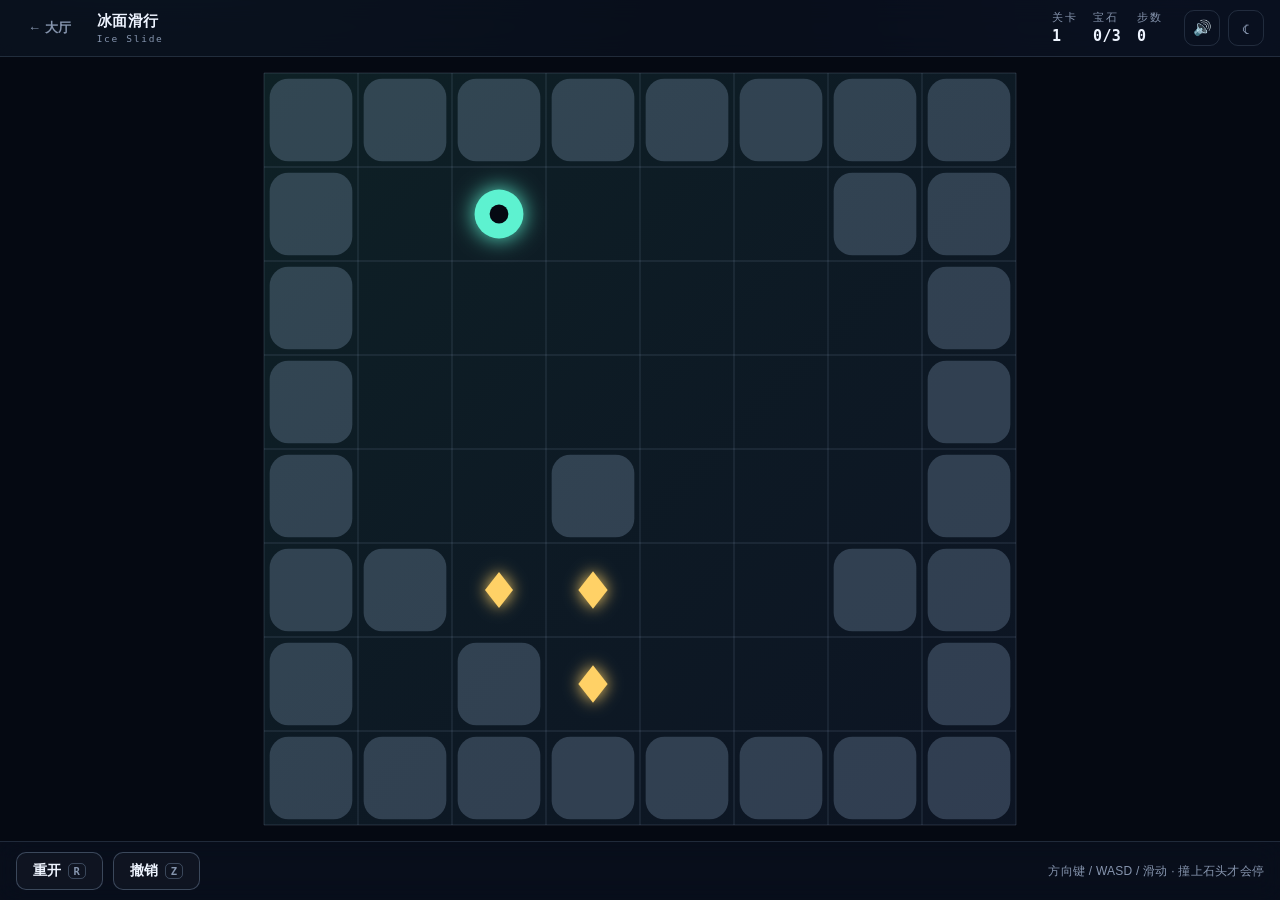
<file: games/ice/index.html>
<!DOCTYPE html>
<html lang="zh-CN" data-theme="dark">
<head>
<meta charset="utf-8">
<meta name="viewport" content="width=device-width, initial-scale=1, viewport-fit=cover">
<title>冰面滑行 · 经典小游戏</title>
<link rel="stylesheet" href="../../assets/css/theme.css">
<link rel="icon" href="data:image/svg+xml,%3Csvg xmlns='http://www.w3.org/2000/svg' viewBox='0 0 32 32'%3E%3Crect width='32' height='32' rx='8' fill='%23050912'/%3E%3Cpath d='M16 6l10 20H6z' fill='none' stroke='%235df2d0' stroke-width='2.5'/%3E%3C/svg%3E">
</head>
<body class="game-page">

<header class="topbar">
  <a class="back" href="../../index.html">← 大厅</a>
  <div class="game-title">冰面滑行<small>Ice Slide</small></div>
  <div class="hud">
    <span class="stat">关卡<b id="hudLevel">1</b></span>
    <span class="stat">宝石<b id="hudGems">0/3</b></span>
    <span class="stat">步数<b id="hudMoves">0</b></span>
  </div>
  <div class="actions">
    <button class="icon-btn" id="btnSound" title="音效">🔊</button>
    <button class="icon-btn" id="btnTheme" title="主题">☾</button>
  </div>
</header>

<main class="stage-wrap" id="stage">
  <canvas id="c"></canvas>
  <div id="overlay"></div>
</main>

<footer class="toolbar">
  <button class="btn" id="btnRestart">重开 <kbd>R</kbd></button>
  <button class="btn" id="btnUndo">撤销 <kbd>Z</kbd></button>
  <span class="spacer"></span>
  <span class="note">方向键 / WASD / 滑动 · 撞上石头才会停</span>
</footer>

<script src="../../assets/js/core.js"></script>
<script>
(function () {
  'use strict';

  const canvas = document.getElementById('c');
  const $ = (id) => document.getElementById(id);
  const hud = { level: $('hudLevel'), gems: $('hudGems'), moves: $('hudMoves') };

  CG.theme.bind($('btnTheme'));
  CG.soundButton($('btnSound'));

  const DIRS = [[1, 0], [-1, 0], [0, 1], [0, -1]];

  let W = 0, H = 0, ctx = null;
  let busy = false;

  const g = {
    level: 1,
    cols: 9, rows: 9,
    walls: new Set(),
    gems: new Set(),
    gemTotal: 3,
    player: { x: 1, y: 1 },
    visual: { x: 1, y: 1 },
    anim: null,
    moves: 0,
    history: [],
    solved: false
  };

  const prog = CG.progress('ice');
  g.level = Math.max(1, prog.level);

  const key = (x, y) => x + ',' + y;
  const unkey = (k) => k.split(',').map(Number);

  /* -------------------------------------------------- 生成 */

  function slidesFrom(state, walls) {
    const out = [];
    DIRS.forEach((d) => {
      let x = state.x, y = state.y, moved = false;
      while (true) {
        const nx = x + d[0], ny = y + d[1];
        if (walls.has(key(nx, ny))) break;
        x = nx; y = ny; moved = true;
      }
      if (moved) out.push({ x, y });
    });
    return out;
  }

  function place(cols, rows, walls, gems, total, start) {
    g.cols = cols;
    g.rows = rows;
    g.walls = walls;
    g.gems = gems;
    g.gemTotal = total;
    g.player = { x: start.x, y: start.y };
    g.visual = { x: start.x, y: start.y };
    g.anim = null;
    g.moves = 0;
    g.history = [];
    g.solved = false;
    syncHud();
  }

  function buildLevel(n) {
    const rnd = CG.util.rng((n * 15485863 + 7) >>> 0);
    const size = 8 + Math.min(3, Math.floor(n / 3));
    const gemCount = 3 + Math.min(4, Math.floor((n - 1) / 2));

    for (let attempt = 0; attempt < 150; attempt++) {
      const cols = size, rows = size;
      const walls = new Set();

      for (let y = 0; y < rows; y++) {
        for (let x = 0; x < cols; x++) {
          if (x === 0 || y === 0 || x === cols - 1 || y === rows - 1) {
            walls.add(key(x, y));
            continue;
          }
          const p = 0.1 + Math.min(0.12, n * 0.008);
          if (rnd() < p) walls.add(key(x, y));
        }
      }

      const floors = [];
      for (let y = 1; y < rows - 1; y++) {
        for (let x = 1; x < cols - 1; x++) {
          if (!walls.has(key(x, y))) floors.push({ x, y });
        }
      }
      if (floors.length < 12) continue;

      const start = floors[Math.floor(rnd() * floors.length)];

      // 只从滑行能到达的停靠点里选宝石，保证一定能拿到
      const stops = new Map();
      const queue = [start];
      stops.set(key(start.x, start.y), start);
      while (queue.length) {
        const cur = queue.shift();
        for (const nx of slidesFrom(cur, walls)) {
          const k = key(nx.x, nx.y);
          if (stops.has(k)) continue;
          stops.set(k, nx);
          queue.push(nx);
        }
      }

      const list = [...stops.values()].filter((c) => !(c.x === start.x && c.y === start.y));
      if (list.length < gemCount + 4) continue;

      const gems = new Set(CG.util.shuffle(list).slice(0, gemCount).map((c) => key(c.x, c.y)));
      g.level = n;
      place(cols, rows, walls, gems, gemCount, start);
      return;
    }

    // 兜底：空旷 9x9
    const cols = 9, rows = 9;
    const walls = new Set();
    for (let y = 0; y < rows; y++) {
      for (let x = 0; x < cols; x++) {
        if (x === 0 || y === 0 || x === cols - 1 || y === rows - 1) walls.add(key(x, y));
      }
    }
    g.level = n;
    place(cols, rows, walls, new Set([key(4, 2), key(2, 4), key(6, 6)]), 3, { x: 4, y: 4 });
  }

  function syncHud() {
    hud.level.textContent = g.level;
    hud.gems.textContent = (g.gemTotal - g.gems.size) + '/' + g.gemTotal;
    hud.moves.textContent = g.moves;
  }

  /* -------------------------------------------------- 移动 */

  function move(dx, dy) {
    if (busy || g.solved || g.anim) return;

    let x = g.player.x, y = g.player.y;
    const path = [];
    while (true) {
      const nx = x + dx, ny = y + dy;
      if (g.walls.has(key(nx, ny))) break;
      x = nx; y = ny;
      path.push({ x, y });
    }
    if (!path.length) return;

    g.history.push({
      player: { x: g.player.x, y: g.player.y },
      gems: [...g.gems],
      moves: g.moves
    });
    if (g.history.length > 200) g.history.shift();

    let got = 0;
    path.forEach((c) => {
      const k = key(c.x, c.y);
      if (g.gems.has(k)) { g.gems.delete(k); got++; }
    });

    g.moves += 1;
    g.player = { x, y };
    g.anim = {
      from: { x: g.visual.x, y: g.visual.y },
      to: { x, y },
      t: 0,
      dur: Math.min(0.32, 0.045 * path.length + 0.06)
    };

    if (got) CG.sfx.ok(); else CG.sfx.step();
    syncHud();
  }

  function undo() {
    if (busy || g.anim || !g.history.length) return;
    const s = g.history.pop();
    g.player = s.player;
    g.visual = { x: s.player.x, y: s.player.y };
    g.gems = new Set(s.gems);
    g.moves = s.moves;
    g.solved = false;
    CG.sfx.click();
    syncHud();
  }

  function checkWin() {
    if (g.solved || g.gems.size > 0) return;
    g.solved = true;
    winLevel();
  }

  async function winLevel() {
    if (busy) return;
    busy = true;
    CG.sfx.win();
    const n = g.level;
    prog.reach(n + 1);
    prog.win(Math.max(0, 400 - g.moves * 8));
    const r = await CG.ui.modal({
      title: '第 ' + n + ' 关 · 宝石收集完毕',
      text: '用了 <b>' + g.moves + '</b> 步<br>下一关场地更大、石头更多。',
      actions: [
        { label: '下一关', value: 'next', primary: true },
        { label: '重玩本关', value: 'again' }
      ]
    });
    busy = false;
    buildLevel(r === 'next' ? n + 1 : n);
  }

  /* -------------------------------------------------- 绘制 */

  function draw(dt) {
    const c = CG.colors();
    ctx.fillStyle = c.bg;
    ctx.fillRect(0, 0, W, H);

    const grid = CG.util.grid(W, H, g.cols, g.rows, 16);
    const { cell, ox, oy } = grid;

    const grad = ctx.createLinearGradient(ox, oy, ox + cell * g.cols, oy + cell * g.rows);
    if (c.light) {
      grad.addColorStop(0, 'rgba(140,190,230,0.30)');
      grad.addColorStop(1, 'rgba(120,170,220,0.16)');
    } else {
      grad.addColorStop(0, 'rgba(93,242,208,0.10)');
      grad.addColorStop(1, 'rgba(110,168,255,0.07)');
    }
    ctx.fillStyle = grad;
    ctx.fillRect(ox, oy, cell * g.cols, cell * g.rows);

    ctx.strokeStyle = c.line;
    ctx.lineWidth = 1;
    for (let y = 0; y <= g.rows; y++) {
      ctx.beginPath();
      ctx.moveTo(ox, oy + y * cell);
      ctx.lineTo(ox + g.cols * cell, oy + y * cell);
      ctx.stroke();
    }
    for (let x = 0; x <= g.cols; x++) {
      ctx.beginPath();
      ctx.moveTo(ox + x * cell, oy);
      ctx.lineTo(ox + x * cell, oy + g.rows * cell);
      ctx.stroke();
    }

    ctx.fillStyle = c.light ? 'rgba(45,72,100,0.35)' : 'rgba(164,190,225,0.24)';
    g.walls.forEach((k) => {
      const [x, y] = unkey(k);
      const inset = cell * 0.06;
      const rr = cell * 0.2;
      const px = ox + x * cell + inset, py = oy + y * cell + inset;
      const s = cell - inset * 2;
      ctx.beginPath();
      ctx.moveTo(px + rr, py);
      ctx.arcTo(px + s, py, px + s, py + s, rr);
      ctx.arcTo(px + s, py + s, px, py + s, rr);
      ctx.arcTo(px, py + s, px, py, rr);
      ctx.arcTo(px, py, px + s, py, rr);
      ctx.closePath();
      ctx.fill();
    });

    const t = performance.now() / 500;
    g.gems.forEach((k) => {
      const [x, y] = unkey(k);
      const cx = ox + x * cell + cell / 2;
      const cy = oy + y * cell + cell / 2;
      const r = cell * (0.18 + 0.02 * Math.sin(t * 2 + x));
      ctx.fillStyle = c.hint;
      ctx.shadowColor = c.hint;
      ctx.shadowBlur = c.light ? 0 : 16;
      ctx.beginPath();
      ctx.moveTo(cx, cy - r);
      ctx.lineTo(cx + r * 0.78, cy);
      ctx.lineTo(cx, cy + r);
      ctx.lineTo(cx - r * 0.78, cy);
      ctx.closePath();
      ctx.fill();
      ctx.shadowBlur = 0;
    });

    if (g.anim) {
      g.anim.t += dt;
      const k = Math.min(1, g.anim.t / g.anim.dur);
      const e = 1 - Math.pow(1 - k, 3);
      g.visual.x = CG.util.lerp(g.anim.from.x, g.anim.to.x, e);
      g.visual.y = CG.util.lerp(g.anim.from.y, g.anim.to.y, e);
      if (k >= 1) {
        g.anim = null;
        g.visual = { x: g.player.x, y: g.player.y };
        checkWin();
      }
    }

    const px = ox + g.visual.x * cell + cell / 2;
    const py = oy + g.visual.y * cell + cell / 2;
    ctx.fillStyle = c.accent;
    ctx.shadowColor = c.accent;
    ctx.shadowBlur = c.light ? 0 : 22;
    ctx.beginPath();
    ctx.arc(px, py, cell * 0.26, 0, Math.PI * 2);
    ctx.fill();
    ctx.shadowBlur = 0;
    ctx.fillStyle = c.bg;
    ctx.beginPath();
    ctx.arc(px, py, cell * 0.1, 0, Math.PI * 2);
    ctx.fill();
  }

  /* -------------------------------------------------- 循环 */

  CG.loop((dt) => {
    const fit = CG.util.fit(canvas);
    ctx = fit.ctx;
    if (fit.w !== W || fit.h !== H) {
      const first = W === 0;
      W = fit.w; H = fit.h;
      if (first) buildLevel(g.level);
    }
    draw(dt);
  });

  /* -------------------------------------------------- 输入 */

  document.addEventListener('keydown', (e) => {
    const k = e.key;
    if (k === 'ArrowUp' || k === 'w' || k === 'W') { move(0, -1); e.preventDefault(); }
    else if (k === 'ArrowDown' || k === 's' || k === 'S') { move(0, 1); e.preventDefault(); }
    else if (k === 'ArrowLeft' || k === 'a' || k === 'A') { move(-1, 0); e.preventDefault(); }
    else if (k === 'ArrowRight' || k === 'd' || k === 'D') { move(1, 0); e.preventDefault(); }
    else if (k === 'z' || k === 'Z') undo();
    else if (k === 'r' || k === 'R') { if (!busy) buildLevel(g.level); }
  });

  CG.util.swiper(canvas, (dir) => {
    if (dir === 'up') move(0, -1);
    if (dir === 'down') move(0, 1);
    if (dir === 'left') move(-1, 0);
    if (dir === 'right') move(1, 0);
  });

  $('btnRestart').addEventListener('click', () => { if (!busy) buildLevel(g.level); });
  $('btnUndo').addEventListener('click', undo);

  window.__game = g;
})();
</script>
</body>
</html>
</file>
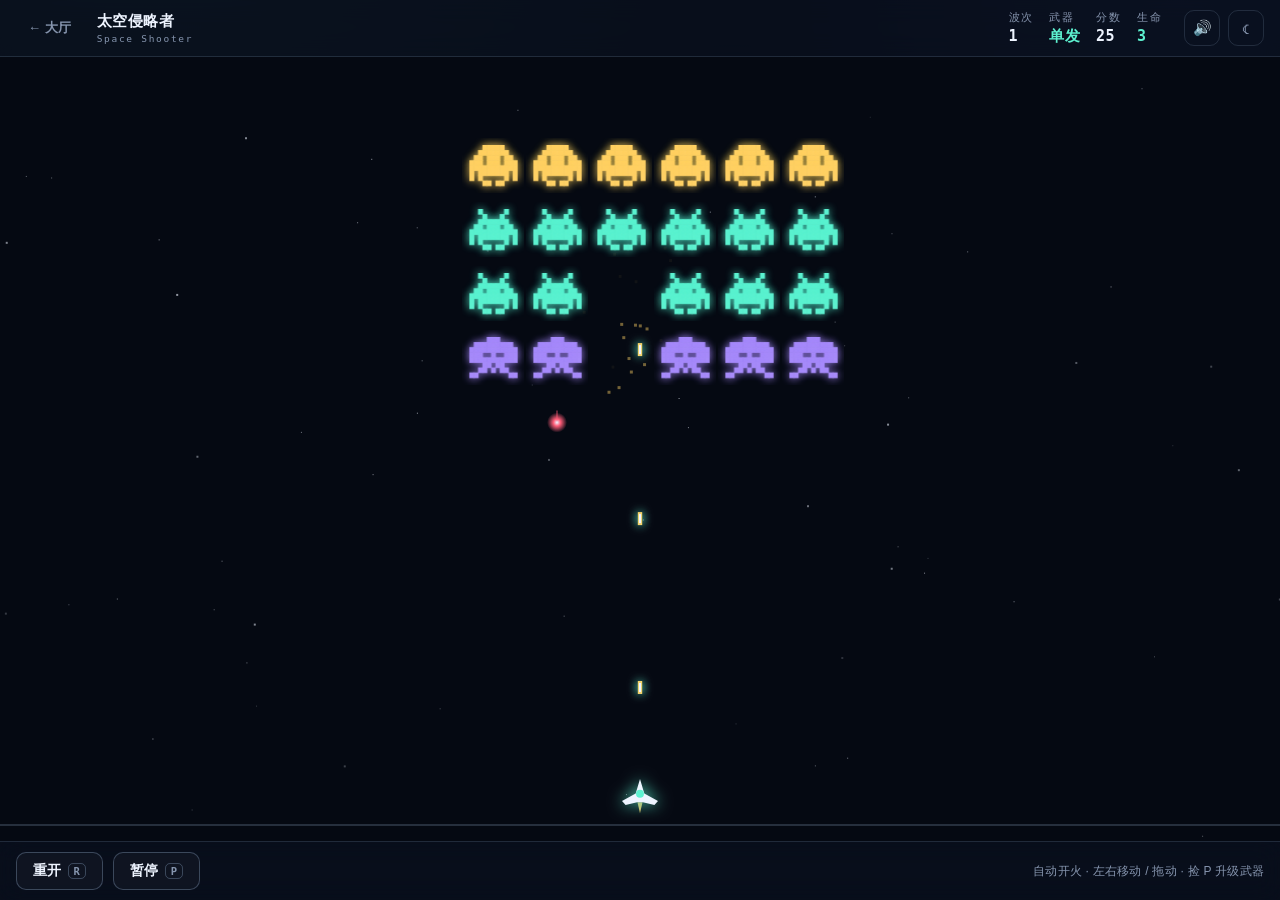
<file: games/invaders/index.html>
<!DOCTYPE html>
<html lang="zh-CN" data-theme="dark">
<head>
<meta charset="utf-8">
<meta name="viewport" content="width=device-width, initial-scale=1, viewport-fit=cover">
<title>太空侵略者 · 经典小游戏</title>
<link rel="stylesheet" href="../../assets/css/theme.css">
<link rel="icon" href="data:image/svg+xml,%3Csvg xmlns='http://www.w3.org/2000/svg' viewBox='0 0 32 32'%3E%3Crect width='32' height='32' rx='8' fill='%23050912'/%3E%3Cpath d='M16 6l10 20H6z' fill='none' stroke='%235df2d0' stroke-width='2.5'/%3E%3C/svg%3E">
</head>
<body class="game-page">

<header class="topbar">
  <a class="back" href="../../index.html">← 大厅</a>
  <div class="game-title">太空侵略者<small>Space Shooter</small></div>
  <div class="hud">
    <span class="stat">波次<b id="hudLevel">1</b></span>
    <span class="stat">武器<b id="hudWeapon" class="accent">单发</b></span>
    <span class="stat">分数<b id="hudScore">0</b></span>
    <span class="stat">生命<b id="hudLives" class="accent">3</b></span>
  </div>
  <div class="actions">
    <button class="icon-btn" id="btnSound" title="音效">🔊</button>
    <button class="icon-btn" id="btnTheme" title="主题">☾</button>
  </div>
</header>

<main class="stage-wrap" id="stage">
  <canvas id="c"></canvas>
  <div id="overlay"></div>
</main>

<footer class="toolbar">
  <button class="btn" id="btnRestart">重开 <kbd>R</kbd></button>
  <button class="btn" id="btnPause">暂停 <kbd>P</kbd></button>
  <span class="spacer"></span>
  <span class="note">自动开火 · 左右移动 / 拖动 · 捡 P 升级武器</span>
</footer>

<script src="../../assets/js/core.js"></script>
<script>
(function () {
  'use strict';

  const canvas = document.getElementById('c');
  const $ = (id) => document.getElementById(id);
  const hud = {
    level: $('hudLevel'), weapon: $('hudWeapon'),
    score: $('hudScore'), lives: $('hudLives')
  };

  CG.theme.bind($('btnTheme'));
  CG.soundButton($('btnSound'));

  // 三种外星人，每种两帧动画（致敬原版：章鱼 / 螃蟹 / 鱿鱼）
  const SPRITES = {
    squid: [
      [
        '...XXXXX...',
        '..XXXXXXX..',
        '.XX.XXX.XX.',
        'XXX.XXX.XXX',
        'XXXXXXXXXXX',
        'X.XXXXXXX.X',
        'X.X.....X.X',
        '...XX.XX...'
      ],
      [
        '...XXXXX...',
        '..XXXXXXX..',
        '.XX.XXX.XX.',
        'XXX.XXX.XXX',
        'XXXXXXXXXXX',
        '..XXXXXXX..',
        '.X.XXXXX.X.',
        'X.........X'
      ]
    ],
    crab: [
      [
        '..X.....X..',
        'X..X...X..X',
        'X.XXXXXXX.X',
        'XXX.XXX.XXX',
        'XXXXXXXXXXX',
        '.XXXXXXXXX.',
        '..X.....X..',
        '.X.......X.'
      ],
      [
        '..X.....X..',
        '...X...X...',
        '..XXXXXXX..',
        '.XX.XXX.XX.',
        'XXXXXXXXXXX',
        'X.XXXXXXX.X',
        'X.X.....X.X',
        '...XX.XX...'
      ]
    ],
    octopus: [
      [
        '....XXX....',
        '.XXXXXXXXX.',
        'XXXXXXXXXXX',
        'XXX..X..XXX',
        'XXXXXXXXXXX',
        '...XX.XX...',
        '..XX.X.XX..',
        'XX.......XX'
      ],
      [
        '....XXX....',
        '.XXXXXXXXX.',
        'XXXXXXXXXXX',
        'XXX..X..XXX',
        'XXXXXXXXXXX',
        '..XXX.XXX..',
        '.XX.....XX.',
        '..X.....X..'
      ]
    ]
  };

  // 武器升级链：单发 → 双发 → 三发 → S 弹 → 细激光 → 中激光 → 粗激光
  const WEAPONS = [
    { name: '单发', kind: 'shot', cd: 0.2, offsets: [0] },
    { name: '双发', kind: 'shot', cd: 0.2, offsets: [-7, 7] },
    { name: '三发', kind: 'shot', cd: 0.21, offsets: [-15, 0, 15] },
    { name: 'S 弹', kind: 'spread', cd: 0.3 },
    { name: '细激光', kind: 'laser', width: 7, dps: 5 },
    { name: '中激光', kind: 'laser', width: 12, dps: 8 },
    { name: '粗激光', kind: 'laser', width: 19, dps: 12 }
  ];

  let W = 0, H = 0, ctx = null;
  let paused = false, busy = false;

  const g = {
    level: 1, score: 0, lives: 3,
    weapon: 0,
    player: { x: 0, y: 0, w: 36, h: 20 },
    aliens: [], dir: 1, stepTimer: 0,
    bullets: [], bombs: [], drops: [], particles: [],
    fireTimer: 0,
    bombTimer: 0,
    kills: 0,
    invulnUntil: 0,
    shieldUntil: 0,
    moveTarget: null,
    keys: { left: false, right: false },
    flash: 0,
    laserPulse: 0
  };

  const prog = CG.progress('invaders');
  g.level = Math.max(1, prog.level);

  const now = () => performance.now();

  function syncHud() {
    hud.level.textContent = g.level;
    hud.weapon.textContent = WEAPONS[g.weapon].name;
    hud.score.textContent = g.score;
    hud.lives.textContent = g.lives;
    hud.lives.className = g.lives <= 1 ? 'danger' : 'accent';
  }

  /* -------------------------------------------------- 波次 */

  function buildWave(n) {
    const cols = Math.min(9, 5 + Math.floor((n + 1) / 2));
    const rows = Math.min(6, 4 + Math.floor((n - 1) / 3));
    const cell = Math.min(64, (Math.min(W, 900) - 80) / cols);
    const size = cell * 0.74;
    const ox = (W - cols * cell) / 2 + (cell - size) / 2;
    const oy = 88;
    const armorRows = n >= 5 ? 2 : n >= 2 ? 1 : 0;

    g.aliens = [];
    for (let r = 0; r < rows; r++) {
      for (let c = 0; c < cols; c++) {
        g.aliens.push({
          x: ox + c * cell,
          y: oy + r * cell,
          w: size, h: size * 0.86,
          alive: true,
          row: r,
          type: r === 0 ? 'squid' : r <= 2 ? 'crab' : 'octopus',
          hp: r < armorRows ? 2 : 1,
          flash: 0
        });
      }
    }

    g.dir = 1;
    g.stepTimer = 0;
    g.bullets = [];
    g.bombs = [];
    g.drops = [];
    g.particles = [];
    g.fireTimer = 0;
    g.bombTimer = 0.8;
    g.kills = 0;
    g.player.y = H - 56;
    g.player.x = W / 2 - g.player.w / 2;
    g.level = n;
    g.invulnUntil = now() + 900;
    makeStars();
    syncHud();
  }

  function makeStars() {
    g.stars = [];
    const n = Math.max(40, Math.round((W * H) / 16000));
    for (let i = 0; i < n; i++) {
      g.stars.push({
        x: Math.random() * W,
        y: Math.random() * H,
        r: Math.random() < 0.82 ? 1 : 2,
        a: 0.15 + Math.random() * 0.5,
        v: 4 + Math.random() * 12
      });
    }
  }

  function interval() {
    const alive = g.aliens.filter((a) => a.alive).length;
    const total = Math.max(1, g.aliens.length);
    // 比上一版慢很多，留出躲子弹和捡道具的时间
    return Math.max(160, 640 - g.level * 30 - (1 - alive / total) * 300);
  }

  function stepAliens() {
    const alive = g.aliens.filter((a) => a.alive);
    if (!alive.length) return;

    let minX = Infinity, maxX = -Infinity;
    alive.forEach((a) => { minX = Math.min(minX, a.x); maxX = Math.max(maxX, a.x + a.w); });

    const dx = Math.max(8, 12 + g.level);
    if (maxX + dx > W - 12 || minX - dx < 12) {
      g.dir *= -1;
      alive.forEach((a) => { a.y += 16 + g.level * 2; });
    } else {
      alive.forEach((a) => { a.x += dx * g.dir; });
    }

    const bottom = Math.max.apply(null, alive.map((a) => a.y + a.h));
    if (bottom > g.player.y - 8) gameOver('外星人突破防线');
  }

  /* -------------------------------------------------- 开火 */

  function playerCenter() {
    return g.player.x + g.player.w / 2;
  }

  function autoFire(dt) {
    const w = WEAPONS[g.weapon];
    if (w.kind === 'laser') return;   // 激光在 updateLaser 里结算

    g.fireTimer -= dt;
    if (g.fireTimer > 0) return;
    g.fireTimer = w.cd;
    g.muzzle = 0.08;

    const px = playerCenter();
    const py = g.player.y - 4;

    if (w.kind === 'shot') {
      w.offsets.forEach((off) => {
        g.bullets.push({ x: px + off, y: py, vx: 0, vy: -780, dmg: 1 });
      });
    } else {
      // S 弹：五发扇形
      for (let i = -2; i <= 2; i++) {
        const vx = i * 190, vy = -720;
        const len = Math.hypot(vx, vy);
        g.bullets.push({ x: px + (vx / len) * 12, y: py + (vy / len) * 12, vx, vy, dmg: 1 });
      }
    }
    CG.audio.tone(760, 0.03, { type: 'square', vol: 0.014 });
  }

  function updateLaser(dt) {
    const w = WEAPONS[g.weapon];
    if (w.kind !== 'laser') return;

    const beamX = playerCenter();
    const half = w.width / 2;
    g.laserPulse += dt;

    let hitAny = false;
    for (const a of g.aliens) {
      if (!a.alive) continue;
      if (a.x + a.w < beamX - half || a.x > beamX + half) continue;
      if (a.y + a.h < 0) continue;
      hitAny = true;
      a.hp -= w.dps * dt;
      a.flash = 0.12;
      if (a.hp <= 0) killAlien(a);
    }

    if (hitAny && Math.random() < 0.25) {
      CG.audio.tone(320 + Math.random() * 60, 0.02, { type: 'sawtooth', vol: 0.008 });
    }
  }

  function killAlien(a) {
    if (!a.alive) return;
    a.alive = false;
    g.score += 10 + (3 - a.row) * 5;
    g.kills += 1;
    CG.sfx.step();
    for (let i = 0; i < 10; i++) {
      const ang = Math.random() * Math.PI * 2;
      const sp = 40 + Math.random() * 150;
      g.particles.push({
        x: a.x + a.w / 2, y: a.y + a.h / 2,
        vx: Math.cos(ang) * sp, vy: Math.sin(ang) * sp,
        life: 0.42, max: 0.42
      });
    }

    // 关卡越高，道具越多
    const chance = 0.07 + g.level * 0.015;
    if (g.kills % 7 === 0 || Math.random() < chance) spawnDrop(a);
    syncHud();

    if (!g.aliens.some((x) => x.alive)) waveClear();
  }

  function spawnDrop(a) {
    const roll = Math.random();
    let type = 'weapon';
    if (roll > 0.86) type = 'life';
    else if (roll > 0.74) type = 'shield';

    g.drops.push({
      x: a.x + a.w / 2,
      y: a.y + a.h / 2,
      vy: 95,
      type,
      born: now(),
      size: Math.max(16, a.w * 0.55)
    });
  }

  function collectDrop(d) {
    if (d.type === 'weapon') {
      if (g.weapon < WEAPONS.length - 1) {
        g.weapon += 1;
        CG.sfx.ok();
        CG.ui.toast('武器升级：' + WEAPONS[g.weapon].name);
      } else {
        g.score += 200;
        CG.sfx.ok();
        CG.ui.toast('武器已满级 +200');
      }
    } else if (d.type === 'shield') {
      g.shieldUntil = now() + 6000;
      CG.sfx.ok();
      CG.ui.toast('护盾 6 秒');
    } else {
      g.lives = Math.min(5, g.lives + 1);
      CG.sfx.ok();
      CG.ui.toast('补给 +1 生命');
    }
    syncHud();
  }

  function hitPlayer() {
    if (now() < g.invulnUntil) return;
    if (now() < g.shieldUntil) {
      g.shieldUntil = 0;
      g.flash = 0.2;
      CG.sfx.bounce();
      return;
    }

    g.lives -= 1;
    g.weapon = Math.max(0, g.weapon - 1);
    g.bombs = [];
    g.flash = 0.4;
    g.invulnUntil = now() + 1600;
    CG.sfx.bad();
    syncHud();

    if (g.lives <= 0) gameOver('战舰被击毁');
    else {
      g.player.x = W / 2 - g.player.w / 2;
      CG.ui.toast('武器降级：' + WEAPONS[g.weapon].name);
    }
  }

  async function waveClear() {
    if (busy) return;
    busy = true;
    CG.sfx.win();
    const n = g.level;
    prog.reach(n + 1);
    prog.win(g.score);
    const r = await CG.ui.modal({
      title: '第 ' + n + ' 波清空',
      text: '得分 <b>' + g.score + '</b> · 武器 <b>' + WEAPONS[g.weapon].name + '</b><br>下一波外星舰队更密，道具也更多。',
      actions: [
        { label: '下一波', value: 'next', primary: true },
        { label: '留在这里', value: 'stay' }
      ]
    });
    busy = false;
    if (r === 'next') {
      g.score += 100;
      g.lives = Math.min(5, g.lives + 1);
      buildWave(n + 1);
    }
  }

  async function gameOver(reason) {
    if (busy) return;
    busy = true;
    CG.sfx.lose();
    const r = await CG.ui.modal({
      title: '防线失守',
      text: (reason || '') + '<br>打到第 <b>' + g.level + '</b> 波，得分 <b>' + g.score + '</b>',
      actions: [
        { label: '再来一局', value: 'retry', primary: true },
        { label: '回到大厅', value: 'exit' }
      ]
    });
    busy = false;
    if (r === 'retry') {
      g.score = 0;
      g.lives = 3;
      g.weapon = 0;
      g.level = 1;
      buildWave(1);
    } else {
      location.href = '../../index.html';
    }
  }

  /* -------------------------------------------------- 更新 */

  function update(dt) {
    if (paused || busy) return;

    const t = now();
    g.flash = Math.max(0, g.flash - dt);
    g.muzzle = Math.max(0, g.muzzle - dt);

    const px = g.player;
    const sp = 470;
    if (g.keys.left) { px.x -= sp * dt; g.moveTarget = null; }
    if (g.keys.right) { px.x += sp * dt; g.moveTarget = null; }
    if (g.moveTarget != null) {
      const goal = g.moveTarget - px.w / 2;
      px.x += (goal - px.x) * Math.min(1, dt * 18);
    }
    px.x = CG.util.clamp(px.x, 10, W - px.w - 10);

    g.stepTimer += dt * 1000;
    if (g.stepTimer >= interval()) {
      g.stepTimer = 0;
      stepAliens();
    }

    autoFire(dt);
    updateLaser(dt);

    // 子弹
    for (let i = g.bullets.length - 1; i >= 0; i--) {
      const b = g.bullets[i];
      b.x += b.vx * dt;
      b.y += b.vy * dt;
      if (b.y < -20 || b.x < -20 || b.x > W + 20) { g.bullets.splice(i, 1); continue; }

      for (const a of g.aliens) {
        if (!a.alive) continue;
        if (b.x > a.x && b.x < a.x + a.w && b.y > a.y && b.y < a.y + a.h) {
          a.hp -= b.dmg;
          a.flash = 0.12;
          if (a.hp <= 0) killAlien(a);
          b.dead = true;
          break;
        }
      }
      if (b.dead) g.bullets.splice(i, 1);
    }

    // 外星人炸弹
    g.bombTimer -= dt;
    if (g.bombTimer <= 0 && g.aliens.some((a) => a.alive)) {
      g.bombTimer = Math.max(0.45, 1.1 - g.level * 0.05) + Math.random() * 0.4;
      const shooters = g.aliens.filter((a) => a.alive);
      let a = shooters[Math.floor(Math.random() * shooters.length)];
      if (g.level >= 3 && Math.random() < 0.4) {
        a = shooters.reduce((best, cur) =>
          Math.abs(cur.x + cur.w / 2 - playerCenter()) < Math.abs(best.x + best.w / 2 - playerCenter()) ? cur : best
        , shooters[0]);
      }
      g.bombs.push({ x: a.x + a.w / 2, y: a.y + a.h, vy: 210 + g.level * 14 });
    }

    for (let i = g.bombs.length - 1; i >= 0; i--) {
      const b = g.bombs[i];
      b.y += b.vy * dt;
      if (b.y > H + 10) { g.bombs.splice(i, 1); continue; }
      const p = g.player;
      if (b.x > p.x + 6 && b.x < p.x + p.w - 6 && b.y > p.y - 2 && b.y < p.y + p.h) {
        g.bombs.splice(i, 1);
        hitPlayer();
      }
    }

    // 道具
    for (let i = g.drops.length - 1; i >= 0; i--) {
      const d = g.drops[i];
      d.y += d.vy * dt;
      if (d.y > H + 20) { g.drops.splice(i, 1); continue; }
      const p = g.player;
      if (Math.abs(d.x - (p.x + p.w / 2)) < d.size / 2 + p.w / 2 &&
          Math.abs(d.y - (p.y + p.h / 2)) < d.size / 2 + p.h / 2) {
        g.drops.splice(i, 1);
        collectDrop(d);
      }
    }

    g.aliens.forEach((a) => { a.flash = Math.max(0, a.flash - dt); });

    for (let i = g.particles.length - 1; i >= 0; i--) {
      const px = g.particles[i];
      px.x += px.vx * dt;
      px.y += px.vy * dt;
      px.vx *= 0.96;
      px.life -= dt;
      if (px.life <= 0) g.particles.splice(i, 1);
    }
  }

  /* -------------------------------------------------- 绘制 */

  const FRAME_MS = 420;
  const alienCache = new Map();

  /** 把外星人画到离屏 canvas 一次，之后每帧只 drawImage —— 手机上快很多 */
  function alienSprite(a, type, frame, color) {
    const dpr = Math.min(window.devicePixelRatio || 1, 2);
    const key = type + '|' + frame + '|' + color + '|' + Math.round(a.w);
    const hit = alienCache.get(key);
    if (hit) return hit;

    const G = 7;
    const cssW = a.w + G * 2;
    const cssH = a.h + G * 2;
    const cv = document.createElement('canvas');
    cv.width = Math.max(1, Math.round(cssW * dpr));
    cv.height = Math.max(1, Math.round(cssH * dpr));
    const c2 = cv.getContext('2d');
    c2.scale(dpr, dpr);

    const cw = a.w / 11;
    const ch = a.h / 8;
    c2.fillStyle = color;
    c2.shadowColor = color;
    c2.shadowBlur = 8;
    const rowsS = SPRITES[type][frame];
    for (let r = 0; r < 8; r++) {
      const line = rowsS[r];
      for (let i = 0; i < 11; i++) {
        if (line[i] === 'X') c2.fillRect(G + i * cw, G + r * ch, cw + 0.6, ch + 0.6);
      }
    }

    const spr = { cv, w: cssW, h: cssH, g: G };
    alienCache.set(key, spr);
    return spr;
  }

  function drawAlien(a, c) {
    const type = a.type || 'crab';
    const frame = Math.floor(now() / FRAME_MS + a.row * 0.4) % 2;
    const base = type === 'squid' ? c.hint : type === 'crab' ? c.accent : c.violet;
    const color = a.flash > 0 ? c.text : a.hp > 1 ? c.danger : base;

    const spr = alienSprite(a, type, frame, color);
    ctx.drawImage(spr.cv, a.x - spr.g, a.y - spr.g, spr.w, spr.h);

    if (a.hp > 1) {
      ctx.strokeStyle = c.text;
      ctx.globalAlpha = 0.6;
      ctx.lineWidth = 1.5;
      ctx.beginPath();
      ctx.moveTo(a.x - 1, a.y + a.h + 3);
      ctx.lineTo(a.x + a.w + 1, a.y + a.h + 3);
      ctx.stroke();
      ctx.globalAlpha = 1;
    }
  }

  function draw() {
    const c = CG.colors();
    ctx.fillStyle = c.bg;
    ctx.fillRect(0, 0, W, H);

    if (g.flash > 0) {
      ctx.fillStyle = 'rgba(255,93,120,' + (g.flash * 0.3) + ')';
      ctx.fillRect(0, 0, W, H);
    }

    // 星空
    ctx.fillStyle = c.text;
    (g.stars || []).forEach((st) => {
      ctx.globalAlpha = st.a;
      ctx.fillRect(st.x, st.y, st.r, st.r);
    });
    ctx.globalAlpha = 1;

    // 地面线
    ctx.strokeStyle = c.lineStrong;
    ctx.lineWidth = 1;
    ctx.beginPath();
    ctx.moveTo(0, H - 16);
    ctx.lineTo(W, H - 16);
    ctx.stroke();

    g.aliens.forEach((a) => { if (a.alive) drawAlien(a, c); });

    // 爆点
    g.particles.forEach((pt) => {
      ctx.globalAlpha = Math.max(0, pt.life / pt.max);
      ctx.fillStyle = c.hint;
      ctx.fillRect(pt.x - 1.5, pt.y - 1.5, 3, 3);
    });
    ctx.globalAlpha = 1;

    // 激光
    const w = WEAPONS[g.weapon];
    if (w.kind === 'laser') {
      const bx = playerCenter();
      const flicker = 0.85 + 0.15 * Math.sin(g.laserPulse * 40);
      const grad = ctx.createLinearGradient(bx - w.width / 2, 0, bx + w.width / 2, 0);
      grad.addColorStop(0, 'rgba(255,93,120,0)');
      grad.addColorStop(0.5, c.danger);
      grad.addColorStop(1, 'rgba(255,93,120,0)');
      ctx.globalAlpha = flicker;
      ctx.fillStyle = grad;
      ctx.shadowColor = c.danger;
      ctx.shadowBlur = c.light ? 4 : 22;
      ctx.fillRect(bx - w.width / 2, 0, w.width, g.player.y);
      ctx.shadowBlur = 0;
      ctx.globalAlpha = 1;
      // 中心亮线
      ctx.fillStyle = c.text;
      ctx.globalAlpha = 0.95;
      ctx.fillRect(bx - Math.max(1, w.width * 0.12), 0, Math.max(2, w.width * 0.24), g.player.y);
      ctx.globalAlpha = 1;
    }

    // 玩家
    const p = g.player;
    const invuln = now() < g.invulnUntil;
    ctx.globalAlpha = invuln && Math.floor(now() / 90) % 2 ? 0.35 : 1;

    // 尾焰
    const flick = 0.65 + 0.35 * Math.random();
    ctx.fillStyle = c.hint;
    ctx.globalAlpha *= 0.85;
    ctx.beginPath();
    ctx.moveTo(p.x + p.w * 0.43, p.y + p.h * 0.86);
    ctx.lineTo(p.x + p.w * 0.5, p.y + p.h + 11 * flick);
    ctx.lineTo(p.x + p.w * 0.57, p.y + p.h * 0.86);
    ctx.closePath();
    ctx.fill();
    ctx.globalAlpha = invuln && Math.floor(now() / 90) % 2 ? 0.35 : 1;

    // 机身
    ctx.fillStyle = c.text;
    ctx.shadowColor = c.accent;
    ctx.shadowBlur = c.light ? 0 : 16;
    ctx.beginPath();
    ctx.moveTo(p.x + p.w / 2, p.y - 6);
    ctx.lineTo(p.x + p.w * 0.62, p.y + p.h * 0.42);
    ctx.lineTo(p.x + p.w, p.y + p.h * 0.8);
    ctx.lineTo(p.x + p.w * 0.9, p.y + p.h);
    ctx.lineTo(p.x + p.w * 0.58, p.y + p.h * 0.86);
    ctx.lineTo(p.x + p.w * 0.42, p.y + p.h * 0.86);
    ctx.lineTo(p.x + p.w * 0.1, p.y + p.h);
    ctx.lineTo(p.x, p.y + p.h * 0.8);
    ctx.lineTo(p.x + p.w * 0.38, p.y + p.h * 0.42);
    ctx.closePath();
    ctx.fill();
    ctx.shadowBlur = 0;

    // 炮口闪光
    if (g.muzzle > 0) {
      ctx.globalAlpha = Math.min(1, g.muzzle * 12);
      const mg = ctx.createRadialGradient(p.x + p.w / 2, p.y - 6, 0, p.x + p.w / 2, p.y - 6, 11);
      mg.addColorStop(0, c.text);
      mg.addColorStop(0.4, c.hint);
      mg.addColorStop(1, 'rgba(255,209,102,0)');
      ctx.fillStyle = mg;
      ctx.beginPath();
      ctx.arc(p.x + p.w / 2, p.y - 6, 11, 0, Math.PI * 2);
      ctx.fill();
      ctx.globalAlpha = 1;
    }

    // 座舱
    ctx.fillStyle = c.accent;
    ctx.beginPath();
    ctx.ellipse(p.x + p.w / 2, p.y + p.h * 0.44, p.w * 0.11, p.h * 0.2, 0, 0, Math.PI * 2);
    ctx.fill();
    ctx.globalAlpha = 1;

    // 护盾
    if (now() < g.shieldUntil) {
      ctx.strokeStyle = c.violet;
      ctx.globalAlpha = 0.55 + 0.25 * Math.sin(now() / 120);
      ctx.lineWidth = 2;
      ctx.beginPath();
      ctx.arc(p.x + p.w / 2, p.y + p.h / 2, p.w * 0.85, 0, Math.PI * 2);
      ctx.stroke();
      ctx.globalAlpha = 1;
    }

    // 子弹
    if (w.kind !== 'laser') {
      ctx.shadowColor = c.accent;
      ctx.shadowBlur = c.light ? 0 : 10;
      g.bullets.forEach((b) => {
        ctx.save();
        ctx.translate(b.x, b.y);
        ctx.rotate(Math.atan2(b.vy, b.vx) + Math.PI / 2);
        ctx.fillStyle = c.hint;
        ctx.fillRect(-2.2, -9, 4.4, 13);
        ctx.fillStyle = c.text;
        ctx.fillRect(-1, -7, 2, 9);
        ctx.restore();
      });
      ctx.shadowBlur = 0;
    }

    // 炸弹
    g.bombs.forEach((b) => {
      const grad = ctx.createRadialGradient(b.x, b.y, 0, b.x, b.y, 10);
      grad.addColorStop(0, c.text);
      grad.addColorStop(0.35, c.danger);
      grad.addColorStop(1, 'rgba(255,93,120,0)');
      ctx.fillStyle = grad;
      ctx.beginPath();
      ctx.arc(b.x, b.y, 10, 0, Math.PI * 2);
      ctx.fill();
      ctx.strokeStyle = 'rgba(255,93,120,0.5)';
      ctx.lineWidth = 1.5;
      ctx.beginPath();
      ctx.moveTo(b.x, b.y - 12);
      ctx.lineTo(b.x, b.y - 2);
      ctx.stroke();
    });

    // 道具
    g.drops.forEach((d) => {
      const color = d.type === 'weapon' ? c.violet : d.type === 'shield' ? c.accent : c.danger;
      const pulse = 1 + 0.12 * Math.sin(now() / 140);
      const s = d.size * pulse;
      ctx.save();
      ctx.translate(d.x, d.y);
      ctx.fillStyle = c.bg;
      ctx.strokeStyle = color;
      ctx.lineWidth = 2;
      ctx.shadowColor = color;
      ctx.shadowBlur = c.light ? 0 : 14;
      const r = s * 0.28;
      const half = s / 2;
      ctx.beginPath();
      ctx.moveTo(-half + r, -half);
      ctx.arcTo(half, -half, half, half, r);
      ctx.arcTo(half, half, -half, half, r);
      ctx.arcTo(-half, half, -half, -half, r);
      ctx.arcTo(-half, -half, half, -half, r);
      ctx.closePath();
      ctx.fill();
      ctx.stroke();
      ctx.shadowBlur = 0;
      ctx.fillStyle = color;
      ctx.font = '700 ' + Math.round(s * 0.56) + 'px ' + getComputedStyle(document.body).fontFamily;
      ctx.textAlign = 'center';
      ctx.textBaseline = 'middle';
      ctx.fillText(d.type === 'weapon' ? 'P' : d.type === 'shield' ? 'S' : '♥', 0, 1);
      ctx.restore();
    });
  }

  /* -------------------------------------------------- 循环 */

  CG.loop((dt) => {
    const fit = CG.util.fit(canvas);
    ctx = fit.ctx;
    if (fit.w !== W || fit.h !== H) {
      const first = W === 0;
      W = fit.w; H = fit.h;
      if (first) buildWave(g.level);
      else g.player.y = H - 56;
    }
    update(dt);
    draw();
  });

  /* -------------------------------------------------- 输入 */

  document.addEventListener('keydown', (e) => {
    if (e.key === 'ArrowLeft' || e.key === 'a') g.keys.left = true;
    if (e.key === 'ArrowRight' || e.key === 'd') g.keys.right = true;
    if (e.key === 'r' || e.key === 'R') { if (!busy) buildWave(g.level); }
    if (e.key === 'p' || e.key === 'P') togglePause();
  });
  document.addEventListener('keyup', (e) => {
    if (e.key === 'ArrowLeft' || e.key === 'a') g.keys.left = false;
    if (e.key === 'ArrowRight' || e.key === 'd') g.keys.right = false;
  });

  canvas.addEventListener('pointerdown', (e) => {
    const r = canvas.getBoundingClientRect();
    g.moveTarget = e.clientX - r.left;
  });
  canvas.addEventListener('pointermove', (e) => {
    if (!e.buttons) return;
    const r = canvas.getBoundingClientRect();
    g.moveTarget = e.clientX - r.left;
  });

  async function togglePause() {
    if (busy || paused) return;
    paused = true;
    await CG.ui.modal({ title: '已暂停', text: '按 P 或点击继续。', actions: [{ label: '继续', value: 'ok', primary: true }] });
    paused = false;
  }

  $('btnRestart').addEventListener('click', () => { if (!busy) buildWave(g.level); });
  $('btnPause').addEventListener('click', togglePause);

  // 调试钩子
  g.debugWave = buildWave;
  g.debugWeapon = (i) => { g.weapon = CG.util.clamp(i, 0, WEAPONS.length - 1); syncHud(); };
  g.debugDrop = (type) => spawnDrop({ x: g.player.x + g.player.w / 2 - 10, y: g.player.y - 220, w: 20, h: 20 });
  g.debugState = () => ({ weapon: g.weapon, name: WEAPONS[g.weapon].name, bullets: g.bullets.length, drops: g.drops.length });
  window.__game = g;
})();
</script>
<script>
(function () {
  setTimeout(function () {
    if (window.__game) return;
    var d = document.createElement('div');
    d.style.cssText = 'position:fixed;left:0;right:0;top:0;bottom:0;z-index:99999;display:-webkit-box;display:flex;-webkit-box-align:center;align-items:center;justify-content:center;padding:24px;background:#050912;color:#eef4ff;font:14px/1.8 -apple-system,"PingFang SC","Microsoft YaHei",sans-serif;text-align:center';
    d.innerHTML = '<div>这个浏览器内核太旧，跑不动这个游戏。<br>请换 Chrome / Safari / UC 打开，或者点右上角「···」用系统浏览器打开。</div>';
    document.body.appendChild(d);
  }, 2500);
})();
</script></body>
</html>
</file>
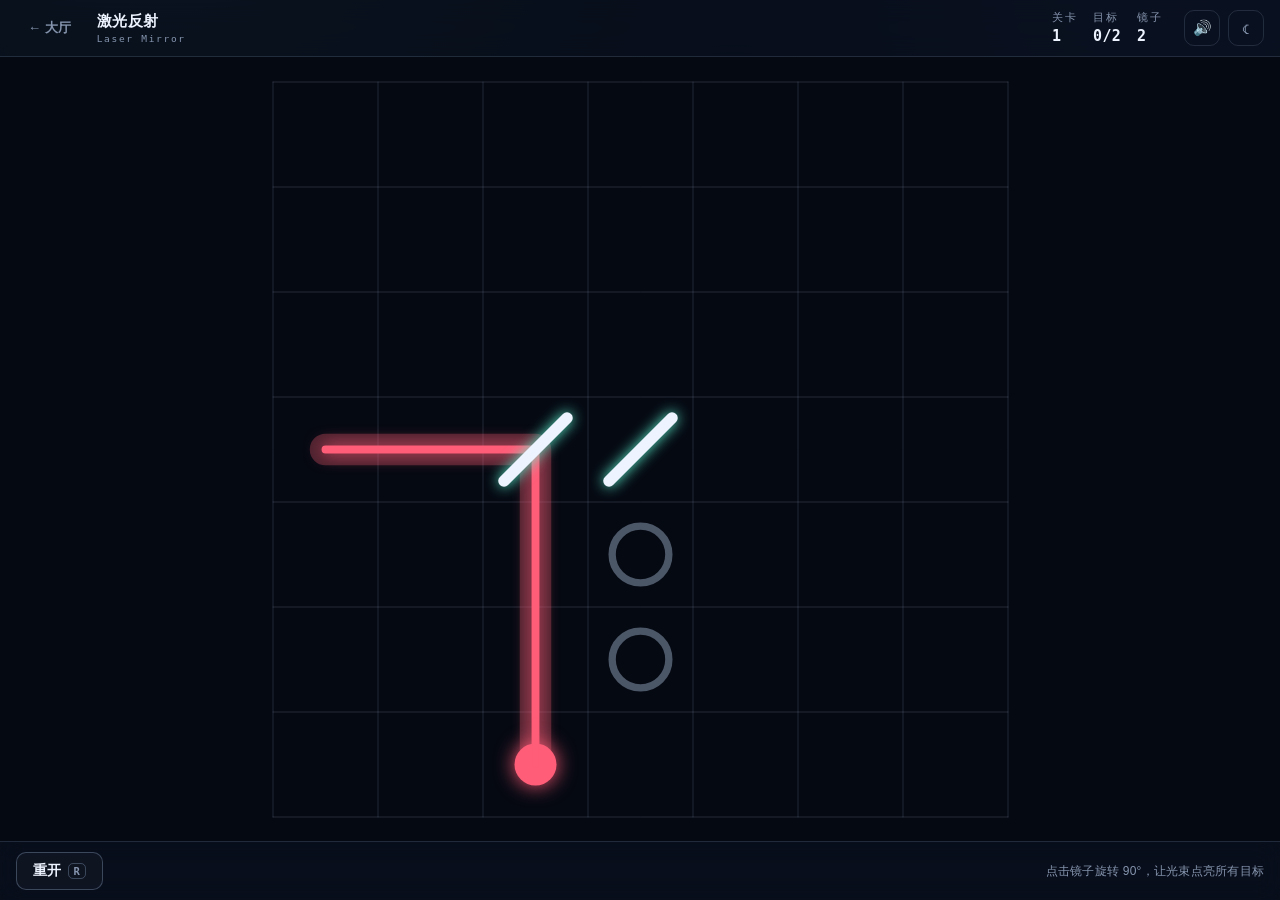
<file: games/lasers/index.html>
<!DOCTYPE html>
<html lang="zh-CN" data-theme="dark">
<head>
<meta charset="utf-8">
<meta name="viewport" content="width=device-width, initial-scale=1, viewport-fit=cover">
<title>激光反射 · 经典小游戏</title>
<link rel="stylesheet" href="../../assets/css/theme.css">
<link rel="icon" href="data:image/svg+xml,%3Csvg xmlns='http://www.w3.org/2000/svg' viewBox='0 0 32 32'%3E%3Crect width='32' height='32' rx='8' fill='%23050912'/%3E%3Cpath d='M16 6l10 20H6z' fill='none' stroke='%235df2d0' stroke-width='2.5'/%3E%3C/svg%3E">
</head>
<body class="game-page">

<header class="topbar">
  <a class="back" href="../../index.html">← 大厅</a>
  <div class="game-title">激光反射<small>Laser Mirror</small></div>
  <div class="hud">
    <span class="stat">关卡<b id="hudLevel">1</b></span>
    <span class="stat">目标<b id="hudHits">0/2</b></span>
    <span class="stat">镜子<b id="hudMirrors">0</b></span>
  </div>
  <div class="actions">
    <button class="icon-btn" id="btnSound" title="音效">🔊</button>
    <button class="icon-btn" id="btnTheme" title="主题">☾</button>
  </div>
</header>

<main class="stage-wrap" id="stage">
  <canvas id="c"></canvas>
  <div id="overlay"></div>
</main>

<footer class="toolbar">
  <button class="btn" id="btnRestart">重开 <kbd>R</kbd></button>
  <span class="spacer"></span>
  <span class="note">点击镜子旋转 90°，让光束点亮所有目标</span>
</footer>

<script src="../../assets/js/core.js"></script>
<script>
(function () {
  'use strict';

  const canvas = document.getElementById('c');
  const $ = (id) => document.getElementById(id);
  const hud = { level: $('hudLevel'), hits: $('hudHits'), mirrors: $('hudMirrors') };

  CG.theme.bind($('btnTheme'));
  CG.soundButton($('btnSound'));

  let W = 0, H = 0, ctx = null;
  let busy = false;

  const g = {
    level: 1,
    cols: 7, rows: 7,
    mirrors: new Map(),     // "x,y" -> "/" 或 "\"
    targets: new Set(),
    source: { x: 0, y: 3, dir: [1, 0] },
    solved: false
  };

  const prog = CG.progress('lasers');
  g.level = Math.max(1, prog.level);

  const key = (x, y) => x + ',' + y;
  const unkey = (k) => k.split(',').map(Number);
  const inside = (x, y) => x >= 0 && y >= 0 && x < g.cols && y < g.rows;

  function turn(ch, dir) {
    const dx = dir[0], dy = dir[1];
    if (ch === '/') return [-dy, -dx];
    return [dy, dx];
  }

  function trace(map) {
    const mirrors = map || g.mirrors;
    let x = g.source.x, y = g.source.y;
    let dx = g.source.dir[0], dy = g.source.dir[1];
    const segs = [{ x, y }];
    const hits = new Set();
    let guard = 0;

    while (guard++ < 600) {
      const nx = x + dx, ny = y + dy;
      if (!inside(nx, ny)) break;
      x = nx; y = ny;
      segs.push({ x, y });
      if (g.targets.has(key(x, y))) hits.add(key(x, y));
      const m = mirrors.get(key(x, y));
      if (m) {
        const d2 = turn(m, [dx, dy]);
        dx = d2[0]; dy = d2[1];
      }
    }
    return { segs, hits };
  }

  /* -------------------------------------------------- 生成 */

  function generate(n) {
    const rnd = CG.util.rng((n * 2654435761 + 101) >>> 0);
    const size = 7 + Math.min(2, Math.floor((n - 1) / 4));
    g.cols = size;
    g.rows = size;

    for (let attempt = 0; attempt < 80; attempt++) {
      const side = Math.floor(rnd() * 4);
      let sx, sy, dir;
      if (side === 0) { sx = 1 + Math.floor(rnd() * (size - 2)); sy = 0; dir = [0, 1]; }
      else if (side === 1) { sx = 1 + Math.floor(rnd() * (size - 2)); sy = size - 1; dir = [0, -1]; }
      else if (side === 2) { sx = 0; sy = 1 + Math.floor(rnd() * (size - 2)); dir = [1, 0]; }
      else { sx = size - 1; sy = 1 + Math.floor(rnd() * (size - 2)); dir = [-1, 0]; }

      const mirrors = new Map();
      const path = [{ x: sx, y: sy }];
      let x = sx, y = sy, dx = dir[0], dy = dir[1];
      let turns = 0;
      const wantTurns = 2 + Math.min(3, Math.floor(n / 3));

      for (let step = 0; step < 200; step++) {
        const nx = x + dx, ny = y + dy;
        if (!inside(nx, ny)) break;
        x = nx; y = ny;
        path.push({ x, y });

        if (turns < wantTurns && path.length > 3 && rnd() < 0.42) {
          const opts = ['/', '\\'].filter((ch) => {
            const d2 = turn(ch, [dx, dy]);
            return inside(x + d2[0], y + d2[1]);
          });
          if (opts.length) {
            const ch = opts[Math.floor(rnd() * opts.length)];
            mirrors.set(key(x, y), ch);
            const d2 = turn(ch, [dx, dy]);
            dx = d2[0]; dy = d2[1];
            turns++;
          }
        }
      }

      if (turns < 2 || path.length < 8 || mirrors.size < 2) continue;

      const pool = path.slice(4).filter((c) => !mirrors.has(key(c.x, c.y)));
      if (pool.length < 3) continue;

      const count = 2 + Math.min(2, Math.floor(n / 4));
      const targets = new Set(CG.util.shuffle(pool).slice(0, count).map((c) => key(c.x, c.y)));

      g.solution = Object.fromEntries(mirrors);
      const start = new Map();
      mirrors.forEach((ch, k) => start.set(k, rnd() < 0.5 ? '/' : '\\'));

      g.source = { x: sx, y: sy, dir };
      g.targets = targets;
      g.mirrors = start;

      // 初始状态如果已经解开，翻一面镜子
      if (trace().hits.size >= targets.size) {
        const first = [...start.keys()][0];
        start.set(first, start.get(first) === '/' ? '\\' : '/');
      }

      g.mirrors = start;
      g.level = n;
      g.solved = false;

      if (trace().hits.size < targets.size) { syncHud(); return; }
    }

    // 兜底谜题
    g.cols = 7; g.rows = 7;
    g.source = { x: 0, y: 3, dir: [1, 0] };
    g.targets = new Set([key(3, 1), key(5, 3)]);
    g.mirrors = new Map([[key(3, 3), '/'], [key(3, 1), '\\']]);
    g.level = n;
    g.solved = false;
    syncHud();
  }

  function syncHud() {
    const res = trace();
    hud.level.textContent = g.level;
    hud.hits.textContent = res.hits.size + '/' + g.targets.size;
    hud.mirrors.textContent = g.mirrors.size;
  }

  function checkWin() {
    if (g.solved) return;
    if (trace().hits.size >= g.targets.size) {
      g.solved = true;
      winLevel();
    }
  }

  async function winLevel() {
    if (busy) return;
    busy = true;
    CG.sfx.win();
    const n = g.level;
    prog.reach(n + 1);
    prog.win(n * 100);
    const r = await CG.ui.modal({
      title: '第 ' + n + ' 关 · 全部点亮',
      text: '镜子数量：<b>' + g.mirrors.size + '</b>',
      actions: [
        { label: '下一关', value: 'next', primary: true },
        { label: '重玩本关', value: 'again' }
      ]
    });
    busy = false;
    buildLevel(r === 'next' ? n + 1 : n);
  }

  function buildLevel(n) {
    generate(n);
    syncHud();
  }

  /* -------------------------------------------------- 绘制 */

  function draw() {
    const c = CG.colors();
    ctx.fillStyle = c.bg;
    ctx.fillRect(0, 0, W, H);

    const grid = CG.util.grid(W, H, g.cols, g.rows, 24);
    const { cell, ox, oy } = grid;
    const cx = (x) => ox + x * cell + cell / 2;
    const cy = (y) => oy + y * cell + cell / 2;

    ctx.strokeStyle = c.line;
    ctx.lineWidth = 1;
    for (let y = 0; y <= g.rows; y++) {
      ctx.beginPath(); ctx.moveTo(ox, oy + y * cell); ctx.lineTo(ox + g.cols * cell, oy + y * cell); ctx.stroke();
    }
    for (let x = 0; x <= g.cols; x++) {
      ctx.beginPath(); ctx.moveTo(ox + x * cell, oy); ctx.lineTo(ox + x * cell, oy + g.rows * cell); ctx.stroke();
    }

    const res = trace();

    ctx.lineCap = 'round';
    ctx.lineJoin = 'round';
    ctx.strokeStyle = c.danger;
    ctx.globalAlpha = 0.28;
    ctx.lineWidth = cell * 0.3;
    ctx.beginPath();
    res.segs.forEach((p, i) => {
      const X = cx(p.x), Y = cy(p.y);
      if (i === 0) ctx.moveTo(X, Y); else ctx.lineTo(X, Y);
    });
    ctx.stroke();

    ctx.globalAlpha = 1;
    ctx.strokeStyle = c.danger;
    ctx.lineWidth = Math.max(2, cell * 0.075);
    ctx.shadowColor = c.danger;
    ctx.shadowBlur = c.light ? 4 : 18;
    ctx.beginPath();
    res.segs.forEach((p, i) => {
      const X = cx(p.x), Y = cy(p.y);
      if (i === 0) ctx.moveTo(X, Y); else ctx.lineTo(X, Y);
    });
    ctx.stroke();
    ctx.shadowBlur = 0;

    g.targets.forEach((k) => {
      const [x, y] = unkey(k);
      const lit = res.hits.has(k);
      ctx.strokeStyle = lit ? c.accent : c.muted;
      ctx.lineWidth = Math.max(2, cell * 0.07);
      ctx.globalAlpha = lit ? 1 : 0.55;
      ctx.beginPath();
      ctx.arc(cx(x), cy(y), cell * 0.27, 0, Math.PI * 2);
      ctx.stroke();
      ctx.globalAlpha = 1;
      if (lit) {
        ctx.fillStyle = c.accent;
        ctx.shadowColor = c.accent;
        ctx.shadowBlur = c.light ? 0 : 16;
        ctx.beginPath();
        ctx.arc(cx(x), cy(y), cell * 0.1, 0, Math.PI * 2);
        ctx.fill();
        ctx.shadowBlur = 0;
      }
    });

    g.mirrors.forEach((ch, k) => {
      const [x, y] = unkey(k);
      const X = cx(x), Y = cy(y);
      const r = cell * 0.3;
      ctx.strokeStyle = c.text;
      ctx.lineWidth = Math.max(3, cell * 0.11);
      ctx.lineCap = 'round';
      ctx.shadowColor = c.accent;
      ctx.shadowBlur = c.light ? 0 : 14;
      ctx.beginPath();
      if (ch === '/') { ctx.moveTo(X + r, Y + r); ctx.lineTo(X - r, Y - r); }
      else { ctx.moveTo(X - r, Y + r); ctx.lineTo(X + r, Y - r); }
      ctx.stroke();
      ctx.shadowBlur = 0;
    });

    const sx = cx(g.source.x), sy = cy(g.source.y);
    const d = g.source.dir;
    ctx.fillStyle = c.danger;
    ctx.shadowColor = c.danger;
    ctx.shadowBlur = c.light ? 0 : 20;
    ctx.beginPath();
    ctx.arc(sx, sy, cell * 0.2, 0, Math.PI * 2);
    ctx.fill();
    ctx.shadowBlur = 0;
    ctx.strokeStyle = c.danger;
    ctx.lineWidth = Math.max(2, cell * 0.06);
    ctx.beginPath();
    ctx.moveTo(sx, sy);
    ctx.lineTo(sx + d[0] * cell * 0.42, sy + d[1] * cell * 0.42);
    ctx.stroke();
  }

  CG.loop(() => {
    const fit = CG.util.fit(canvas);
    ctx = fit.ctx;
    if (fit.w !== W || fit.h !== H) {
      const first = W === 0;
      W = fit.w; H = fit.h;
      if (first) buildLevel(g.level);
    }
    draw();
  });

  /* -------------------------------------------------- 输入 */

  function cellAt(e) {
    const grid = CG.util.grid(W, H, g.cols, g.rows, 24);
    const r = canvas.getBoundingClientRect();
    const x = Math.floor((e.clientX - r.left - grid.ox) / grid.cell);
    const y = Math.floor((e.clientY - r.top - grid.oy) / grid.cell);
    if (x < 0 || y < 0 || x >= g.cols || y >= g.rows) return null;
    return [x, y];
  }

  canvas.addEventListener('pointerdown', (e) => {
    if (busy || g.solved) return;
    const cell = cellAt(e);
    if (!cell) return;
    const k = key(cell[0], cell[1]);
    if (!g.mirrors.has(k)) return;
    g.mirrors.set(k, g.mirrors.get(k) === '/' ? '\\' : '/');
    CG.sfx.click();
    syncHud();
    checkWin();
  });

  document.addEventListener('keydown', (e) => {
    if (e.key === 'r' || e.key === 'R') { if (!busy) buildLevel(g.level); }
  });
  $('btnRestart').addEventListener('click', () => { if (!busy) buildLevel(g.level); });
  window.__lasers = g;

  window.__game = g;
})();
</script>
</body>
</html>
</file>
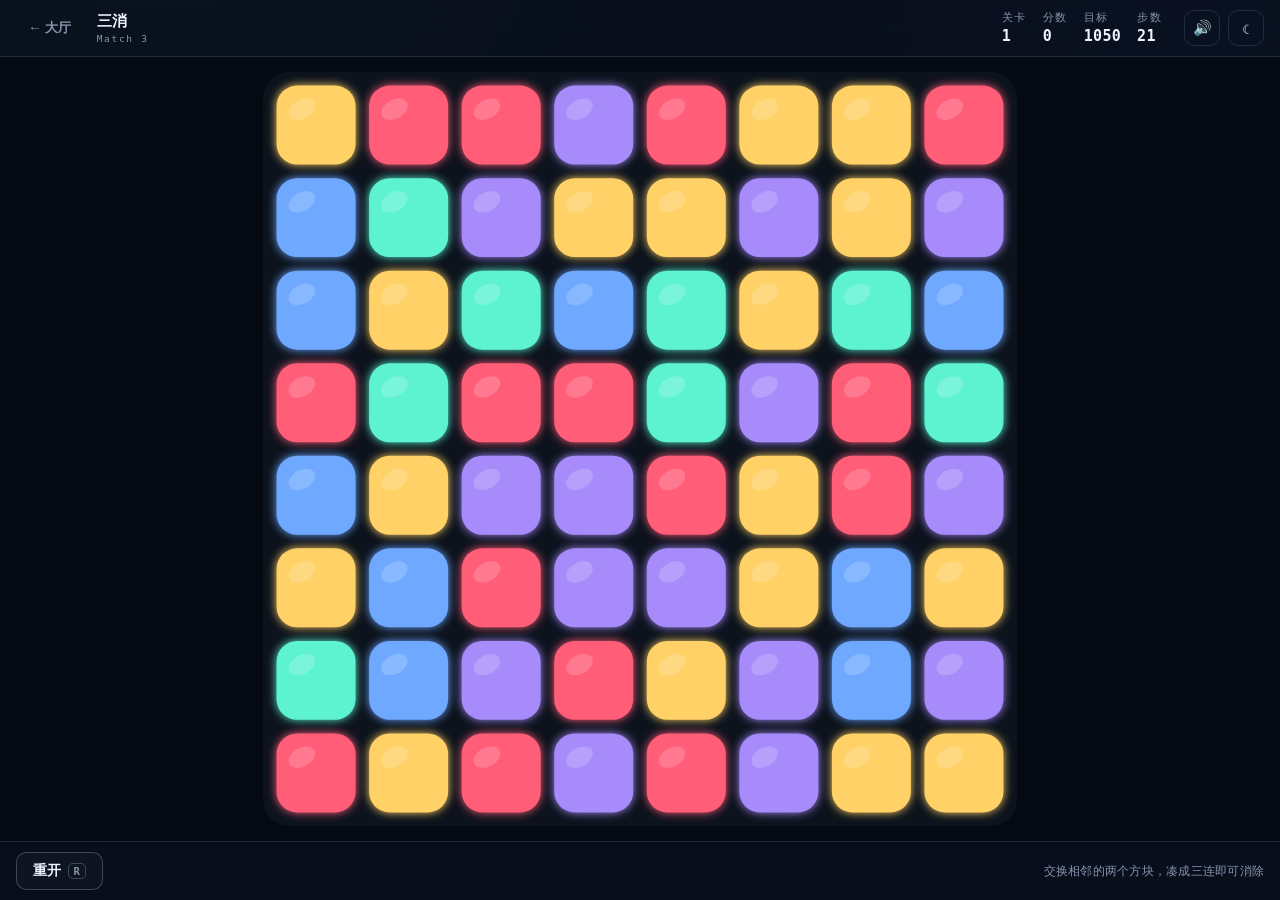
<file: games/match3/index.html>
<!DOCTYPE html>
<html lang="zh-CN" data-theme="dark">
<head>
<meta charset="utf-8">
<meta name="viewport" content="width=device-width, initial-scale=1, viewport-fit=cover">
<title>三消 · 经典小游戏</title>
<link rel="stylesheet" href="../../assets/css/theme.css">
<link rel="icon" href="data:image/svg+xml,%3Csvg xmlns='http://www.w3.org/2000/svg' viewBox='0 0 32 32'%3E%3Crect width='32' height='32' rx='8' fill='%23050912'/%3E%3Cpath d='M16 6l10 20H6z' fill='none' stroke='%235df2d0' stroke-width='2.5'/%3E%3C/svg%3E">
</head>
<body class="game-page">

<header class="topbar">
  <a class="back" href="../../index.html">← 大厅</a>
  <div class="game-title">三消<small>Match 3</small></div>
  <div class="hud">
    <span class="stat">关卡<b id="hudLevel">1</b></span>
    <span class="stat">分数<b id="hudScore">0</b></span>
    <span class="stat">目标<b id="hudTarget">800</b></span>
    <span class="stat">步数<b id="hudMoves">20</b></span>
  </div>
  <div class="actions">
    <button class="icon-btn" id="btnSound" title="音效">🔊</button>
    <button class="icon-btn" id="btnTheme" title="主题">☾</button>
  </div>
</header>

<main class="stage-wrap" id="stage">
  <canvas id="c"></canvas>
  <div id="overlay"></div>
</main>

<footer class="toolbar">
  <button class="btn" id="btnRestart">重开 <kbd>R</kbd></button>
  <span class="spacer"></span>
  <span class="note">交换相邻的两个方块，凑成三连即可消除</span>
</footer>

<script src="../../assets/js/core.js"></script>
<script>
(function () {
  'use strict';

  const canvas = document.getElementById('c');
  const $ = (id) => document.getElementById(id);
  const hud = { level: $('hudLevel'), score: $('hudScore'), target: $('hudTarget'), moves: $('hudMoves') };

  CG.theme.bind($('btnTheme'));
  CG.soundButton($('btnSound'));

  const N = 8;
  const COLORS = ['#5df2d0', '#a78bfa', '#ffd166', '#ff5d78', '#6ea8ff'];

  let W = 0, H = 0, ctx = null;
  let busy = false;

  const g = {
    level: 1,
    target: 800,
    movesLeft: 20,
    maxMoves: 20,
    score: 0,
    board: new Array(N * N).fill(0),
    anim: new Float32Array(N * N),
    sel: -1,
    over: false,
    won: false,
    flash: 0
  };

  const prog = CG.progress('match3');
  g.level = Math.max(1, prog.level);

  const idx = (x, y) => y * N + x;
  const randColor = () => Math.floor(Math.random() * COLORS.length);

  function syncHud() {
    hud.level.textContent = g.level;
    hud.score.textContent = g.score;
    hud.target.textContent = g.target;
    hud.moves.textContent = g.movesLeft;
    hud.moves.className = g.movesLeft <= 3 ? 'danger' : '';
  }

  function findMatches(board) {
    const hit = new Set();
    for (let y = 0; y < N; y++) {
      let run = 1;
      for (let x = 1; x <= N; x++) {
        const same = x < N && board[idx(x, y)] === board[idx(x - 1, y)] && board[idx(x, y)] >= 0;
        if (same) run++;
        else {
          if (run >= 3) for (let k = x - run; k < x; k++) hit.add(idx(k, y));
          run = 1;
        }
      }
    }
    for (let x = 0; x < N; x++) {
      let run = 1;
      for (let y = 1; y <= N; y++) {
        const same = y < N && board[idx(x, y)] === board[idx(x, y - 1)] && board[idx(x, y)] >= 0;
        if (same) run++;
        else {
          if (run >= 3) for (let k = y - run; k < y; k++) hit.add(idx(x, k));
          run = 1;
        }
      }
    }
    return hit;
  }

  function collapse(board) {
    const fresh = [];
    for (let x = 0; x < N; x++) {
      let write = N - 1;
      for (let y = N - 1; y >= 0; y--) {
        const v = board[idx(x, y)];
        if (v >= 0) {
          board[idx(x, write)] = v;
          write--;
        }
      }
      for (let y = write; y >= 0; y--) {
        board[idx(x, y)] = randColor();
        fresh.push(idx(x, y));
      }
    }
    return fresh;
  }

  function resolve(board) {
    let combo = 0;
    let total = 0;
    while (true) {
      const hits = findMatches(board);
      if (!hits.size) break;
      combo++;
      total += hits.size * 10 * combo;
      hits.forEach((i) => { board[i] = -1; });
      const fresh = collapse(board);
      fresh.forEach((i) => { g.anim[i] = 0; });
    }
    return { total, combo };
  }

  function swapValues(board, a, b) {
    const t = board[a];
    board[a] = board[b];
    board[b] = t;
  }

  function anyMoveExists(board) {
    for (let y = 0; y < N; y++) {
      for (let x = 0; x < N; x++) {
        const i = idx(x, y);
        if (x + 1 < N) {
          const j = idx(x + 1, y);
          swapValues(board, i, j);
          const ok = findMatches(board).size > 0;
          swapValues(board, i, j);
          if (ok) return true;
        }
        if (y + 1 < N) {
          const j = idx(x, y + 1);
          swapValues(board, i, j);
          const ok = findMatches(board).size > 0;
          swapValues(board, i, j);
          if (ok) return true;
        }
      }
    }
    return false;
  }

  function fillBoard() {
    let guard = 0;
    do {
      for (let i = 0; i < N * N; i++) g.board[i] = randColor();
      let clean = 0;
      while (findMatches(g.board).size && clean++ < 60) {
        const hits = findMatches(g.board);
        hits.forEach((i) => { g.board[i] = randColor(); });
      }
    } while (!anyMoveExists(g.board) && guard++ < 30);
  }

  function buildLevel(n) {
    g.level = n;
    g.target = 700 + n * 350;
    g.maxMoves = 20 + Math.min(8, n);
    g.movesLeft = g.maxMoves;
    g.score = 0;
    g.over = false;
    g.won = false;
    g.sel = -1;
    fillBoard();
    g.anim.fill(1);
    syncHud();
  }

  function trySwap(a, b) {
    if (busy || g.over || g.won) return;
    const dx = Math.abs((a % N) - (b % N));
    const dy = Math.abs(Math.floor(a / N) - Math.floor(b / N));
    if (dx + dy !== 1) return;

    swapValues(g.board, a, b);
    if (!findMatches(g.board).size) {
      swapValues(g.board, a, b);
      CG.sfx.bad();
      return;
    }

    g.movesLeft -= 1;
    const res = resolve(g.board);
    g.score += res.total;
    g.flash = 0.25;
    if (res.combo >= 2) CG.sfx.ok(); else CG.sfx.hit();

    if (!anyMoveExists(g.board)) {
      fillBoard();
      g.anim.fill(0);
      CG.ui.toast('没有可消除的组合，盘面已重排');
    }

    syncHud();
    checkState();
  }

  function checkState() {
    if (g.score >= g.target) { winLevel(); return; }
    if (g.movesLeft <= 0) { loseLevel(); return; }
  }

  async function winLevel() {
    if (busy) return;
    busy = true;
    g.won = true;
    CG.sfx.win();
    const n = g.level;
    prog.reach(n + 1);
    prog.win(g.score);
    const r = await CG.ui.modal({
      title: '第 ' + n + ' 关 · 达标',
      text: '得分 <b>' + g.score + '</b> / 目标 ' + g.target + '<br>下一关目标更高、步数更多。',
      actions: [
        { label: '下一关', value: 'next', primary: true },
        { label: '重玩本关', value: 'again' }
      ]
    });
    busy = false;
    buildLevel(r === 'next' ? n + 1 : n);
  }

  async function loseLevel() {
    if (busy) return;
    busy = true;
    g.over = true;
    CG.sfx.lose();
    const r = await CG.ui.modal({
      title: '步数用完了',
      text: '得分 <b>' + g.score + '</b> / 目标 ' + g.target,
      actions: [
        { label: '重试本关', value: 'retry', primary: true },
        { label: '从第 1 关开始', value: 'reset' }
      ]
    });
    busy = false;
    if (r === 'reset') { prog.reset(); buildLevel(1); }
    else buildLevel(g.level);
  }

  /* -------------------------------------------------- 绘制 */

  function draw(dt) {
    const c = CG.colors();
    ctx.fillStyle = c.bg;
    ctx.fillRect(0, 0, W, H);

    const size = Math.min(W - 30, H - 30);
    const ox = (W - size) / 2;
    const oy = (H - size) / 2;
    const pad = size * 0.018;
    const cell = (size - pad * (N + 1)) / N;

    ctx.fillStyle = c.light ? 'rgba(45,72,100,0.06)' : 'rgba(164,190,225,0.05)';
    const rr = size * 0.035;
    ctx.beginPath();
    ctx.moveTo(ox + rr, oy);
    ctx.arcTo(ox + size, oy, ox + size, oy + size, rr);
    ctx.arcTo(ox + size, oy + size, ox, oy + size, rr);
    ctx.arcTo(ox, oy + size, ox, oy, rr);
    ctx.arcTo(ox, oy, ox + size, oy, rr);
    ctx.closePath();
    ctx.fill();

    for (let i = 0; i < N * N; i++) {
      const x = i % N, y = Math.floor(i / N);
      const px = ox + pad + x * (cell + pad);
      const py = oy + pad + y * (cell + pad);

      if (g.anim[i] < 1) g.anim[i] = Math.min(1, g.anim[i] + dt * 5);
      const grow = 0.75 + 0.25 * g.anim[i];

      const v = g.board[i];
      const color = COLORS[v % COLORS.length];
      const s = cell * grow;
      const dx = px + (cell - s) / 2;
      const dy = py + (cell - s) / 2;

      ctx.fillStyle = color;
      ctx.globalAlpha = g.anim[i] < 1 ? 0.55 + 0.45 * g.anim[i] : 1;
      ctx.shadowColor = color;
      ctx.shadowBlur = c.light ? 0 : 10;
      const rad = s * 0.26;
      ctx.beginPath();
      ctx.moveTo(dx + rad, dy);
      ctx.arcTo(dx + s, dy, dx + s, dy + s, rad);
      ctx.arcTo(dx + s, dy + s, dx, dy + s, rad);
      ctx.arcTo(dx, dy + s, dx, dy, rad);
      ctx.arcTo(dx, dy, dx + s, dy, rad);
      ctx.closePath();
      ctx.fill();
      ctx.shadowBlur = 0;
      ctx.globalAlpha = 1;

      ctx.fillStyle = 'rgba(255,255,255,0.18)';
      ctx.beginPath();
      ctx.ellipse(dx + s * 0.32, dy + s * 0.3, s * 0.18, s * 0.12, -0.5, 0, Math.PI * 2);
      ctx.fill();

      if (i === g.sel) {
        ctx.strokeStyle = c.text;
        ctx.lineWidth = Math.max(2, cell * 0.06);
        ctx.beginPath();
        ctx.moveTo(dx + rad, dy);
        ctx.arcTo(dx + s, dy, dx + s, dy + s, rad);
        ctx.arcTo(dx + s, dy + s, dx, dy + s, rad);
        ctx.arcTo(dx, dy + s, dx, dy, rad);
        ctx.arcTo(dx, dy, dx + s, dy, rad);
        ctx.closePath();
        ctx.stroke();
      }
    }

    if (g.flash > 0) {
      g.flash = Math.max(0, g.flash - dt);
      ctx.fillStyle = 'rgba(93,242,208,' + (g.flash * 0.2) + ')';
      ctx.fillRect(ox, oy, size, size);
    }
  }

  CG.loop((dt) => {
    const fit = CG.util.fit(canvas);
    ctx = fit.ctx;
    if (fit.w !== W || fit.h !== H) {
      const first = W === 0;
      W = fit.w; H = fit.h;
      if (first) buildLevel(g.level);
    }
    draw(dt);
  });

  /* -------------------------------------------------- 输入 */

  function cellAt(e) {
    const size = Math.min(W - 30, H - 30);
    const ox = (W - size) / 2;
    const oy = (H - size) / 2;
    const pad = size * 0.018;
    const cell = (size - pad * (N + 1)) / N;
    const r = canvas.getBoundingClientRect();
    const x = Math.floor((e.clientX - r.left - ox - pad) / (cell + pad));
    const y = Math.floor((e.clientY - r.top - oy - pad) / (cell + pad));
    if (x < 0 || y < 0 || x >= N || y >= N) return -1;
    return idx(x, y);
  }

  canvas.addEventListener('pointerdown', (e) => {
    if (busy || g.over || g.won) return;
    const i = cellAt(e);
    if (i < 0) return;
    if (g.sel < 0) {
      g.sel = i;
      CG.sfx.click();
      return;
    }
    if (g.sel === i) {
      g.sel = -1;
      return;
    }
    const a = g.sel;
    g.sel = -1;
    trySwap(a, i);
  });

  document.addEventListener('keydown', (e) => {
    if (e.key === 'r' || e.key === 'R') { if (!busy) buildLevel(g.level); }
  });

  $('btnRestart').addEventListener('click', () => { if (!busy) buildLevel(g.level); });
  window.__match3 = g;

  window.__game = g;
})();
</script>
</body>
</html>
</file>
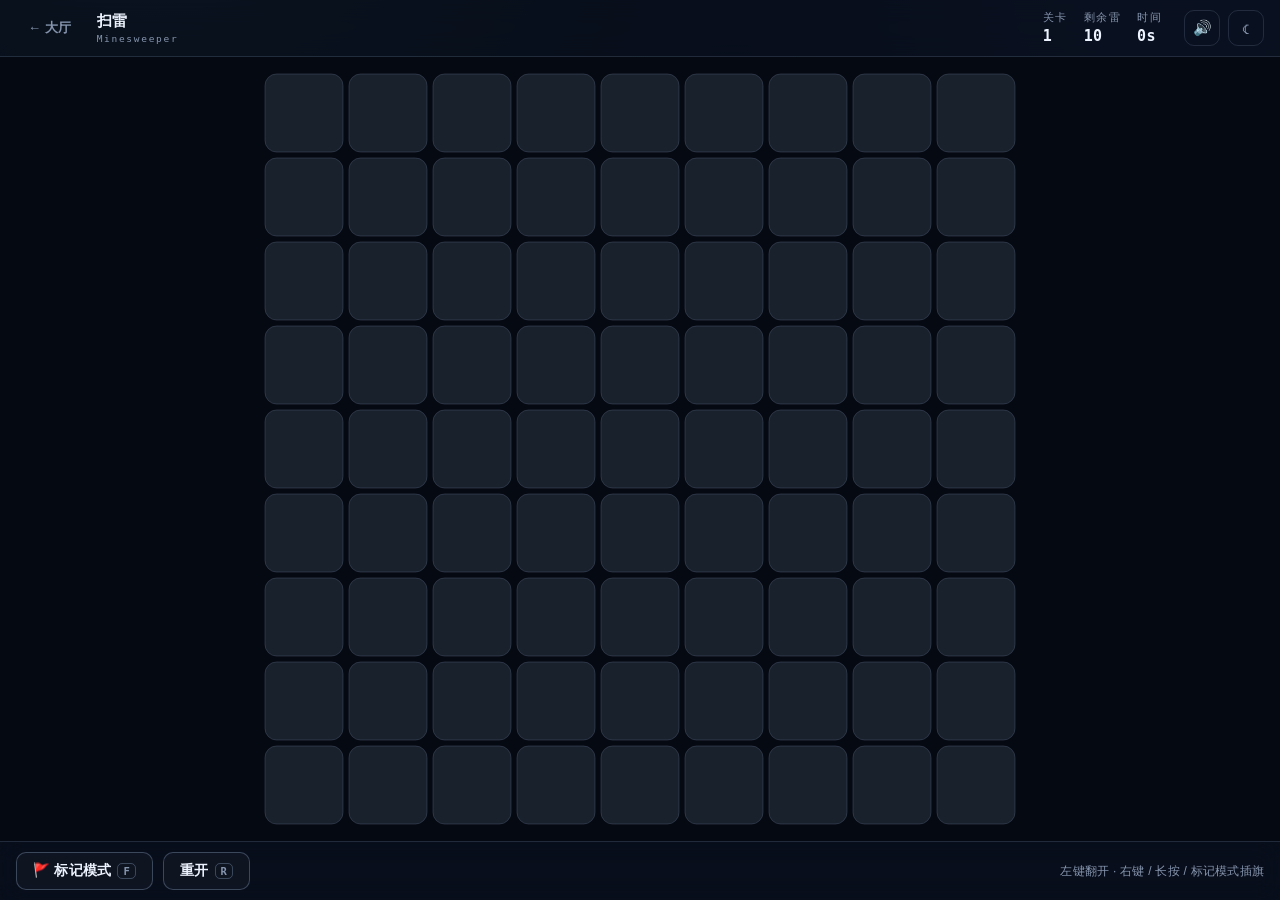
<file: games/mines/index.html>
<!DOCTYPE html>
<html lang="zh-CN" data-theme="dark">
<head>
<meta charset="utf-8">
<meta name="viewport" content="width=device-width, initial-scale=1, viewport-fit=cover">
<title>扫雷 · 经典小游戏</title>
<link rel="stylesheet" href="../../assets/css/theme.css">
<link rel="icon" href="data:image/svg+xml,%3Csvg xmlns='http://www.w3.org/2000/svg' viewBox='0 0 32 32'%3E%3Crect width='32' height='32' rx='8' fill='%23050912'/%3E%3Cpath d='M16 6l10 20H6z' fill='none' stroke='%235df2d0' stroke-width='2.5'/%3E%3C/svg%3E">
</head>
<body class="game-page">

<header class="topbar">
  <a class="back" href="../../index.html">← 大厅</a>
  <div class="game-title">扫雷<small>Minesweeper</small></div>
  <div class="hud">
    <span class="stat">关卡<b id="hudLevel">1</b></span>
    <span class="stat">剩余雷<b id="hudMines">10</b></span>
    <span class="stat">时间<b id="hudTime">0s</b></span>
  </div>
  <div class="actions">
    <button class="icon-btn" id="btnSound" title="音效">🔊</button>
    <button class="icon-btn" id="btnTheme" title="主题">☾</button>
  </div>
</header>

<main class="stage-wrap" id="stage">
  <canvas id="c"></canvas>
  <div id="overlay"></div>
</main>

<footer class="toolbar">
  <button class="btn" id="btnMode">🚩 标记模式 <kbd>F</kbd></button>
  <button class="btn" id="btnRestart">重开 <kbd>R</kbd></button>
  <span class="spacer"></span>
  <span class="note">左键翻开 · 右键 / 长按 / 标记模式插旗</span>
</footer>

<script src="../../assets/js/core.js"></script>
<script>
(function () {
  'use strict';

  const canvas = document.getElementById('c');
  const $ = (id) => document.getElementById(id);
  const hud = { level: $('hudLevel'), mines: $('hudMines'), time: $('hudTime') };

  CG.theme.bind($('btnTheme'));
  CG.soundButton($('btnSound'));

  let W = 0, H = 0, ctx = null;
  let busy = false;

  const g = {
    level: 1,
    cols: 9, rows: 9, mineCount: 10,
    cells: [],
    placed: false,
    revealed: 0,
    flags: 0,
    over: false,
    won: false,
    startTime: 0,
    elapsed: 0,
    flagMode: false,
    boomIndex: -1,
    pressTimer: null,
    pressedIndex: -1,
    longPressed: false
  };

  const prog = CG.progress('mines');
  g.level = Math.max(1, prog.level);

  const NUM_COLORS = ['#5df2d0', '#6ea8ff', '#7ee787', '#ffd166', '#ff9f6e', '#ff5d78', '#a78bfa', '#e8eefc'];

  function neighbors(i) {
    const x = i % g.cols, y = Math.floor(i / g.cols);
    const out = [];
    for (let dy = -1; dy <= 1; dy++) {
      for (let dx = -1; dx <= 1; dx++) {
        if (!dx && !dy) continue;
        const nx = x + dx, ny = y + dy;
        if (nx < 0 || ny < 0 || nx >= g.cols || ny >= g.rows) continue;
        out.push(ny * g.cols + nx);
      }
    }
    return out;
  }

  function buildLevel(n) {
    const cols = 9 + Math.min(2, Math.floor((n - 1) / 3));
    const rows = cols;
    const total = cols * rows;
    const mineCount = Math.min(Math.floor(total * 0.19), 10 + (n - 1) * 3);

    g.level = n;
    g.cols = cols; g.rows = rows;
    g.mineCount = mineCount;
    g.cells = [];
    for (let i = 0; i < total; i++) {
      g.cells.push({ mine: false, rev: false, flag: false, n: 0 });
    }
    g.placed = false;
    g.revealed = 0;
    g.flags = 0;
    g.over = false;
    g.won = false;
    g.startTime = 0;
    g.elapsed = 0;
    g.boomIndex = -1;
    syncHud();
  }

  function syncHud() {
    hud.level.textContent = g.level;
    hud.mines.textContent = Math.max(0, g.mineCount - g.flags);
    hud.time.textContent = Math.floor(g.elapsed) + 's';
  }

  function placeMines(safe) {
    const banned = new Set([safe, ...neighbors(safe)]);
    const pool = [];
    for (let i = 0; i < g.cells.length; i++) if (!banned.has(i)) pool.push(i);
    const shuffled = CG.util.shuffle(pool);
    for (let i = 0; i < g.mineCount && i < shuffled.length; i++) {
      g.cells[shuffled[i]].mine = true;
    }
    for (let i = 0; i < g.cells.length; i++) {
      if (g.cells[i].mine) continue;
      g.cells[i].n = neighbors(i).filter((j) => g.cells[j].mine).length;
    }
    g.placed = true;
    g.startTime = performance.now();
  }

  function reveal(i) {
    if (g.over || !g.cells[i] || g.cells[i].rev || g.cells[i].flag) return;
    if (!g.placed) placeMines(i);

    const c = g.cells[i];
    if (c.mine) { boom(i); return; }

    const stack = [i];
    while (stack.length) {
      const j = stack.pop();
      const cell = g.cells[j];
      if (cell.rev || cell.flag) continue;
      cell.rev = true;
      g.revealed++;
      if (cell.n === 0) {
        for (const k of neighbors(j)) {
          if (!g.cells[k].rev && !g.cells[k].flag) stack.push(k);
        }
      }
    }
    CG.sfx.step();
    syncHud();
    checkWin();
  }

  function toggleFlag(i) {
    if (g.over || !g.cells[i] || g.cells[i].rev) return;
    const c = g.cells[i];
    c.flag = !c.flag;
    g.flags += c.flag ? 1 : -1;
    CG.sfx.click();
    syncHud();
  }

  function boom(i) {
    g.over = true;
    g.boomIndex = i;
    g.cells.forEach((c) => { if (c.mine) c.rev = true; });
    CG.sfx.lose();
    syncHud();
    gameOver();
  }

  function checkWin() {
    if (g.over) return;
    if (g.revealed >= g.cells.length - g.mineCount) {
      g.over = true;
      g.won = true;
      CG.sfx.win();
      winLevel();
    }
  }

  async function winLevel() {
    if (busy) return;
    busy = true;
    const n = g.level;
    const secs = Math.floor(g.elapsed);
    prog.reach(n + 1);
    prog.win(Math.max(0, 1000 - secs * 5));
    const r = await CG.ui.modal({
      title: '第 ' + n + ' 关 · 扫清了',
      text: '用时 <b>' + secs + 's</b>，' + g.mineCount + ' 颗雷一颗没踩。<br>下一关棋盘更大、雷更密。',
      actions: [
        { label: '下一关', value: 'next', primary: true },
        { label: '重玩本关', value: 'again' }
      ]
    });
    busy = false;
    buildLevel(r === 'next' ? n + 1 : n);
  }

  async function gameOver() {
    if (busy) return;
    busy = true;
    const r = await CG.ui.modal({
      title: '踩到雷了',
      text: '第 ' + g.level + ' 关，已翻开 ' + g.revealed + ' 格。',
      actions: [
        { label: '重试本关', value: 'retry', primary: true },
        { label: '从第 1 关开始', value: 'reset' }
      ]
    });
    busy = false;
    if (r === 'reset') { prog.reset(); buildLevel(1); }
    else buildLevel(g.level);
  }

  /* -------------------------------------------------- 绘制 */

  function draw() {
    const c = CG.colors();
    ctx.fillStyle = c.bg;
    ctx.fillRect(0, 0, W, H);

    const grid = CG.util.grid(W, H, g.cols, g.rows, 14);
    const { cell, ox, oy } = grid;
    const gap = Math.max(1.5, cell * 0.07);

    for (let i = 0; i < g.cells.length; i++) {
      const x = i % g.cols, y = Math.floor(i / g.cols);
      const px = ox + x * cell + gap / 2;
      const py = oy + y * cell + gap / 2;
      const s = cell - gap;
      const cc = g.cells[i];

      let fill, stroke = null;
      if (!cc.rev) {
        fill = c.light ? 'rgba(255,255,255,0.92)' : 'rgba(164,190,225,0.13)';
        stroke = c.line;
      } else if (cc.mine) {
        fill = i === g.boomIndex ? 'rgba(255,93,120,0.85)' : 'rgba(255,93,120,0.35)';
      } else {
        fill = c.light ? 'rgba(45,72,100,0.06)' : 'rgba(255,255,255,0.03)';
      }

      ctx.fillStyle = fill;
      const rr = Math.max(2, cell * 0.14);
      ctx.beginPath();
      ctx.moveTo(px + rr, py);
      ctx.arcTo(px + s, py, px + s, py + s, rr);
      ctx.arcTo(px + s, py + s, px, py + s, rr);
      ctx.arcTo(px, py + s, px, py, rr);
      ctx.arcTo(px, py, px + s, py, rr);
      ctx.closePath();
      ctx.fill();
      if (stroke) { ctx.strokeStyle = stroke; ctx.lineWidth = 1; ctx.stroke(); }

      const midX = px + s / 2, midY = py + s / 2;

      if (cc.rev && cc.mine) {
        ctx.fillStyle = c.bg;
        ctx.beginPath();
        ctx.arc(midX, midY, s * 0.22, 0, Math.PI * 2);
        ctx.fill();
      } else if (!cc.rev && cc.flag) {
        ctx.fillStyle = c.hint;
        ctx.beginPath();
        ctx.arc(midX, midY, s * 0.16, 0, Math.PI * 2);
        ctx.fill();
        ctx.strokeStyle = c.hint;
        ctx.lineWidth = Math.max(1.5, cell * 0.06);
        ctx.beginPath();
        ctx.moveTo(midX, midY);
        ctx.lineTo(midX, midY + s * 0.24);
        ctx.stroke();
      } else if (cc.rev && cc.n > 0) {
        ctx.fillStyle = NUM_COLORS[(cc.n - 1) % NUM_COLORS.length];
        ctx.font = '600 ' + Math.round(cell * 0.5) + 'px ' + getComputedStyle(document.body).fontFamily;
        ctx.textAlign = 'center';
        ctx.textBaseline = 'middle';
        ctx.fillText(String(cc.n), midX, midY + 1);
      }
    }
  }

  CG.loop(() => {
    const fit = CG.util.fit(canvas);
    ctx = fit.ctx;
    if (fit.w !== W || fit.h !== H) {
      const first = W === 0;
      W = fit.w; H = fit.h;
      if (first) buildLevel(g.level);
    }
    if (g.placed && !g.over) {
      g.elapsed = (performance.now() - g.startTime) / 1000;
      hud.time.textContent = Math.floor(g.elapsed) + 's';
    }
    draw();
  });

  /* -------------------------------------------------- 输入 */

  function cellIndexAt(e) {
    const grid = CG.util.grid(W, H, g.cols, g.rows, 14);
    const r = canvas.getBoundingClientRect();
    const x = Math.floor((e.clientX - r.left - grid.ox) / grid.cell);
    const y = Math.floor((e.clientY - r.top - grid.oy) / grid.cell);
    if (x < 0 || y < 0 || x >= g.cols || y >= g.rows) return -1;
    return y * g.cols + x;
  }

  canvas.addEventListener('contextmenu', (e) => {
    e.preventDefault();
    const i = cellIndexAt(e);
    if (i >= 0) toggleFlag(i);
  });

  canvas.addEventListener('pointerdown', (e) => {
    if (busy) return;
    if (e.button === 2) return;
    const i = cellIndexAt(e);
    if (i < 0) return;
    g.pressedIndex = i;
    g.longPressed = false;
    clearTimeout(g.pressTimer);
    g.pressTimer = setTimeout(() => {
      g.longPressed = true;
      toggleFlag(i);
      if (navigator.vibrate) navigator.vibrate(15);
    }, 420);
  });

  canvas.addEventListener('pointerup', (e) => {
    clearTimeout(g.pressTimer);
    if (busy || g.pressedIndex < 0) return;
    const i = cellIndexAt(e);
    if (i >= 0 && i === g.pressedIndex && !g.longPressed) {
      if (g.flagMode) toggleFlag(i);
      else reveal(i);
    }
    g.pressedIndex = -1;
  });

  canvas.addEventListener('pointercancel', () => {
    clearTimeout(g.pressTimer);
    g.pressedIndex = -1;
  });

  function setFlagMode(on) {
    g.flagMode = on;
    $('btnMode').innerHTML = (on ? '⛏ 挖掘模式' : '🚩 标记模式') + ' <kbd>F</kbd>';
    $('btnMode').classList.toggle('primary', on);
    CG.sfx.click();
  }

  document.addEventListener('keydown', (e) => {
    if (e.key === 'f' || e.key === 'F') setFlagMode(!g.flagMode);
    if (e.key === 'r' || e.key === 'R') { if (!busy) buildLevel(g.level); }
  });

  $('btnMode').addEventListener('click', () => setFlagMode(!g.flagMode));
  $('btnRestart').addEventListener('click', () => { if (!busy) buildLevel(g.level); });

  window.__game = g;
})();
</script>
</body>
</html>
</file>
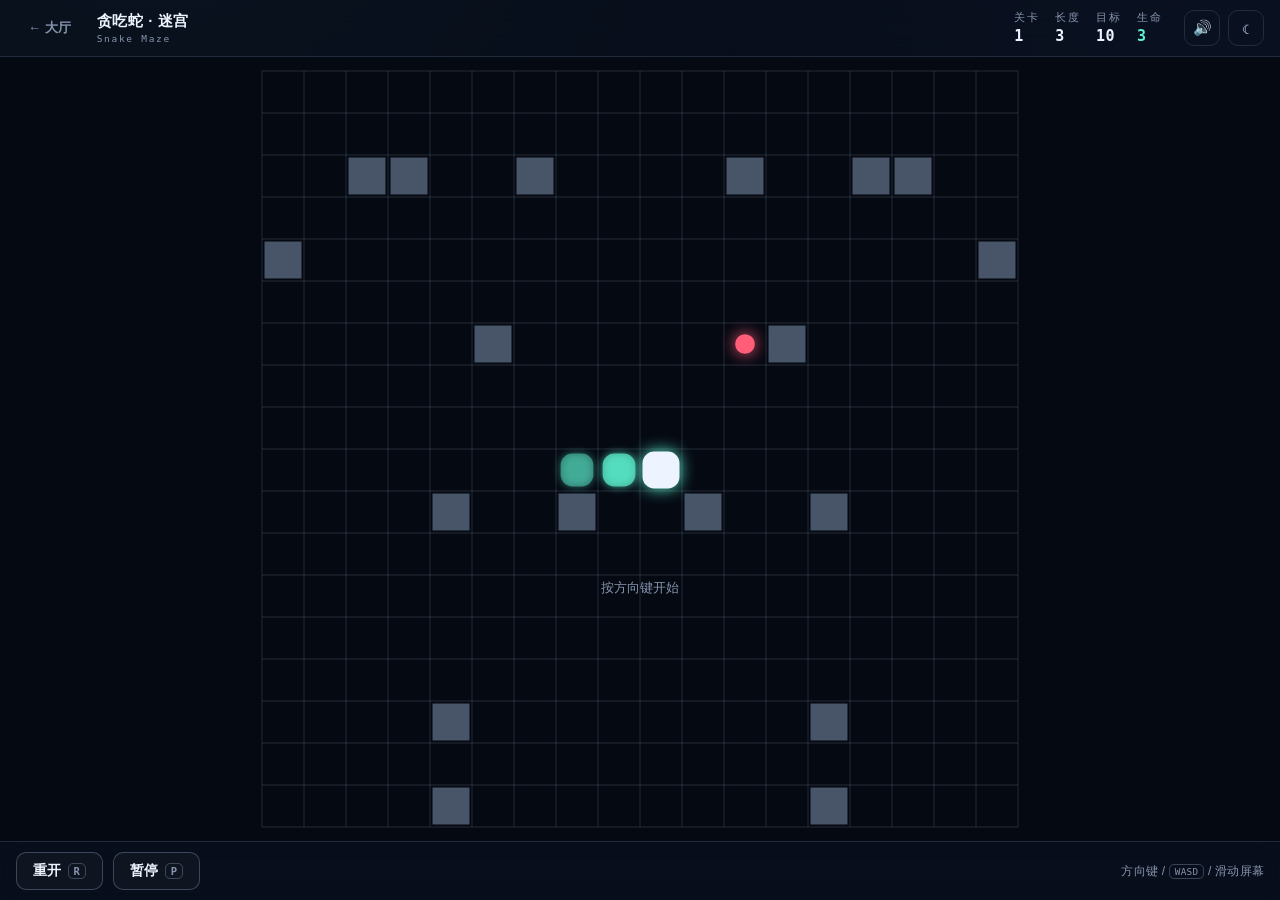
<file: games/snake/index.html>
<!DOCTYPE html>
<html lang="zh-CN" data-theme="dark">
<head>
<meta charset="utf-8">
<meta name="viewport" content="width=device-width, initial-scale=1, viewport-fit=cover">
<title>贪吃蛇 · 迷宫 · 经典小游戏</title>
<link rel="stylesheet" href="../../assets/css/theme.css">
<link rel="icon" href="data:image/svg+xml,%3Csvg xmlns='http://www.w3.org/2000/svg' viewBox='0 0 32 32'%3E%3Crect width='32' height='32' rx='8' fill='%23050912'/%3E%3Cpath d='M16 6l10 20H6z' fill='none' stroke='%235df2d0' stroke-width='2.5'/%3E%3C/svg%3E">
</head>
<body class="game-page">

<header class="topbar">
  <a class="back" href="../../index.html">← 大厅</a>
  <div class="game-title">贪吃蛇 · 迷宫<small>Snake Maze</small></div>
  <div class="hud">
    <span class="stat">关卡<b id="hudLevel">1</b></span>
    <span class="stat">长度<b id="hudLen">3</b></span>
    <span class="stat">目标<b id="hudGoal">10</b></span>
    <span class="stat">生命<b id="hudLives" class="accent">3</b></span>
  </div>
  <div class="actions">
    <button class="icon-btn" id="btnSound" title="音效">🔊</button>
    <button class="icon-btn" id="btnTheme" title="主题">☾</button>
  </div>
</header>

<main class="stage-wrap" id="stage">
  <canvas id="c"></canvas>
  <div id="overlay"></div>
</main>

<footer class="toolbar">
  <button class="btn" id="btnRestart">重开 <kbd>R</kbd></button>
  <button class="btn" id="btnPause">暂停 <kbd>P</kbd></button>
  <span class="spacer"></span>
  <span class="note">方向键 / <kbd>WASD</kbd> / 滑动屏幕</span>
</footer>

<script src="../../assets/js/core.js"></script>
<script>
(function () {
  'use strict';

  const canvas = document.getElementById('c');
  const $ = (id) => document.getElementById(id);
  const hud = { level: $('hudLevel'), len: $('hudLen'), goal: $('hudGoal'), lives: $('hudLives') };
  CG.theme.bind($('btnTheme'));
  CG.soundButton($('btnSound'));

  const COLS = 18, ROWS = 18;

  let W = 0, H = 0, ctx = null;
  let paused = false, busy = false;

  const g = {
    level: 1, score: 0, lives: 3,
    snake: [], dir: { x: 1, y: 0 }, nextDir: { x: 1, y: 0 },
    walls: new Set(),
    food: null,
    acc: 0, stepMs: 150,
    target: 10,
    flash: 0,
    started: false
  };

  const prog = CG.progress('snake');
  g.level = Math.max(1, prog.level);

  const key = (x, y) => x + ',' + y;

  function syncHud() {
    hud.level.textContent = g.level;
    hud.len.textContent = g.snake.length;
    hud.goal.textContent = g.target;
    hud.lives.textContent = g.lives;
    hud.lives.className = g.lives <= 1 ? 'danger' : 'accent';
  }

  function buildLevel(n) {
    const rnd = CG.util.rng(n * 104729 + 7);
    g.walls = new Set();
    const cx = Math.floor(COLS / 2), cy = Math.floor(ROWS / 2);

    // 出生走廊留空，避免一开局就被堵死
    const inStart = (px, py) => py === cy && px >= cx - 4 && px <= cx + 2;

    const blocks = Math.min(46, 6 + n * 3);
    for (let i = 0; i < blocks; i++) {
      const x = Math.floor(rnd() * (COLS / 2));
      const y = Math.floor(rnd() * ROWS);
      const mx = COLS - 1 - x;
      if (inStart(x, y) || inStart(mx, y)) continue;
      g.walls.add(key(x, y));
      g.walls.add(key(mx, y));
    }

    if (n >= 3) {
      const y1 = 3 + Math.floor(rnd() * (ROWS - 6));
      const y2 = 3 + Math.floor(rnd() * (ROWS - 6));
      if (y1 !== cy && y2 !== cy) {
        for (let x = 2; x < COLS - 2; x++) {
          if (rnd() < 0.55) { g.walls.add(key(x, y1)); g.walls.add(key(COLS - 1 - x, y2)); }
        }
      }
    }

    g.snake = [
      { x: cx, y: cy },
      { x: cx - 1, y: cy },
      { x: cx - 2, y: cy }
    ];
    g.dir = { x: 1, y: 0 };
    g.nextDir = { x: 1, y: 0 };
    g.target = 8 + n * 2;
    g.stepMs = Math.max(70, 160 - n * 6);
    g.acc = 0;
    g.level = n;
    g.started = false;
    spawnFood();
    syncHud();
  }

  function reachable() {
    const start = g.snake[0];
    const seen = new Set([key(start.x, start.y)]);
    const q = [start];
    while (q.length) {
      const c = q.shift();
      for (const d of [[1, 0], [-1, 0], [0, 1], [0, -1]]) {
        const nx = c.x + d[0], ny = c.y + d[1];
        const k = key(nx, ny);
        if (nx < 0 || ny < 0 || nx >= COLS || ny >= ROWS) continue;
        if (g.walls.has(k) || seen.has(k)) continue;
        seen.add(k);
        q.push({ x: nx, y: ny });
      }
    }
    return seen;
  }

  function spawnFood() {
    const free = [];
    const reach = reachable();
    for (let y = 0; y < ROWS; y++) {
      for (let x = 0; x < COLS; x++) {
        const k = key(x, y);
        if (g.walls.has(k) || !reach.has(k)) continue;
        if (g.snake.some((s) => s.x === x && s.y === y)) continue;
        free.push({ x, y });
      }
    }
    g.food = free.length ? free[Math.floor(Math.random() * free.length)] : null;
  }

  function turn(x, y) {
    if (g.dir.x === -x && g.dir.y === -y) return;
    g.nextDir = { x, y };
    g.started = true;
  }

  function step() {
    g.dir = g.nextDir;
    const head = g.snake[0];
    const nx = head.x + g.dir.x;
    const ny = head.y + g.dir.y;

    if (nx < 0 || ny < 0 || nx >= COLS || ny >= ROWS || g.walls.has(key(nx, ny)) ||
        g.snake.some((s, i) => i < g.snake.length - 1 && s.x === nx && s.y === ny)) {
      die();
      return;
    }

    g.snake.unshift({ x: nx, y: ny });

    if (g.food && nx === g.food.x && ny === g.food.y) {
      g.score += 10 * g.level;
      CG.sfx.ok();
      if (g.snake.length >= g.target) {
        winLevel();
        return;
      }
      spawnFood();
    } else {
      g.snake.pop();
    }
    syncHud();
  }

  function die() {
    g.lives -= 1;
    g.flash = 0.5;
    CG.sfx.bad();
    syncHud();
    if (g.lives <= 0) {
      gameOver();
    } else {
      const cx = Math.floor(COLS / 2), cy = Math.floor(ROWS / 2);
      g.snake = [{ x: cx, y: cy }, { x: cx - 1, y: cy }, { x: cx - 2, y: cy }];
      g.dir = { x: 1, y: 0 };
      g.nextDir = { x: 1, y: 0 };
      g.acc = 0;
      g.started = false;
      spawnFood();
      syncHud();
    }
  }

  async function winLevel() {
    if (busy) return;
    busy = true;
    CG.sfx.win();
    const n = g.level;
    prog.reach(n + 1);
    prog.win(g.score);
    const r = await CG.ui.modal({
      title: '第 ' + n + ' 关通过',
      text: '长度达到 <b>' + g.target + '</b>，总分 <b>' + g.score + '</b><br>下一关障碍更多、速度更快。',
      actions: [
        { label: '下一关', value: 'next', primary: true },
        { label: '留在这里', value: 'stay' }
      ]
    });
    busy = false;
    if (r === 'next') {
      g.lives = 3;
      buildLevel(n + 1);
    }
  }

  async function gameOver() {
    if (busy) return;
    busy = true;
    CG.sfx.lose();
    const r = await CG.ui.modal({
      title: '游戏结束',
      text: '本局得分 <b>' + g.score + '</b>',
      actions: [
        { label: '重试本关', value: 'retry', primary: true },
        { label: '从第 1 关开始', value: 'reset' }
      ]
    });
    busy = false;
    if (r === 'reset') {
      g.score = 0;
      g.lives = 3;
      prog.reset();
      buildLevel(1);
    } else {
      g.lives = 3;
      buildLevel(g.level);
    }
  }

  /* -------------------------------------------------------- 绘制 */

  function cellRect() {
    return CG.util.grid(W, H, COLS, ROWS, 14);
  }

  function draw() {
    const c = CG.colors();
    ctx.fillStyle = c.bg;
    ctx.fillRect(0, 0, W, H);

    const { cell, ox, oy } = cellRect();
    const pad = Math.max(1, cell * 0.06);

    ctx.strokeStyle = c.line;
    ctx.lineWidth = 1;
    for (let x = 0; x <= COLS; x++) {
      ctx.beginPath();
      ctx.moveTo(ox + x * cell, oy);
      ctx.lineTo(ox + x * cell, oy + ROWS * cell);
      ctx.stroke();
    }
    for (let y = 0; y <= ROWS; y++) {
      ctx.beginPath();
      ctx.moveTo(ox, oy + y * cell);
      ctx.lineTo(ox + COLS * cell, oy + y * cell);
      ctx.stroke();
    }

    ctx.fillStyle = c.lineStrong;
    g.walls.forEach((k) => {
      const [x, y] = k.split(',').map(Number);
      ctx.fillRect(ox + x * cell + pad, oy + y * cell + pad, cell - pad * 2, cell - pad * 2);
    });

    if (g.food) {
      const t = performance.now() / 320;
      const r = cell * (0.26 + 0.04 * Math.sin(t));
      ctx.fillStyle = c.danger;
      ctx.shadowColor = c.danger;
      ctx.shadowBlur = c.light ? 0 : 16;
      ctx.beginPath();
      ctx.arc(ox + g.food.x * cell + cell / 2, oy + g.food.y * cell + cell / 2, r, 0, Math.PI * 2);
      ctx.fill();
      ctx.shadowBlur = 0;
    }

    const n = g.snake.length;
    g.snake.forEach((s, i) => {
      const t = i / Math.max(1, n - 1);
      ctx.fillStyle = i === 0 ? c.text : c.accent;
      ctx.globalAlpha = i === 0 ? 1 : 0.95 - t * 0.5;
      ctx.shadowColor = c.accent;
      ctx.shadowBlur = c.light ? 0 : i === 0 ? 16 : 8;
      const inset = pad + (i === 0 ? 0 : cell * 0.05);
      const rr = cell * 0.28;
      const x = ox + s.x * cell + inset;
      const y = oy + s.y * cell + inset;
      const w = cell - inset * 2;
      ctx.beginPath();
      ctx.moveTo(x + rr, y);
      ctx.arcTo(x + w, y, x + w, y + w, rr);
      ctx.arcTo(x + w, y + w, x, y + w, rr);
      ctx.arcTo(x, y + w, x, y, rr);
      ctx.arcTo(x, y, x + w, y, rr);
      ctx.closePath();
      ctx.fill();
      ctx.shadowBlur = 0;
      ctx.globalAlpha = 1;
    });

    if (g.flash > 0) {
      ctx.fillStyle = 'rgba(255,93,120,' + (g.flash * 0.35) + ')';
      ctx.fillRect(ox, oy, COLS * cell, ROWS * cell);
    }

    if (!g.started && !busy) {
      ctx.fillStyle = c.muted;
      ctx.font = '13px ' + getComputedStyle(document.body).fontFamily;
      ctx.textAlign = 'center';
      ctx.fillText('按方向键开始', ox + COLS * cell / 2, oy + ROWS * cell / 2 + cell * 3.4);
    }
  }

  /* -------------------------------------------------------- 循环 */

  CG.loop((dt) => {
    const fit = CG.util.fit(canvas);
    ctx = fit.ctx;
    if (fit.w !== W || fit.h !== H) {
      const first = W === 0;
      W = fit.w; H = fit.h;
      if (first) buildLevel(g.level);
    }

    if (!paused && !busy) {
      g.flash = Math.max(0, g.flash - dt);
      if (g.started) {
        g.acc += dt * 1000;
        while (g.acc >= g.stepMs) {
          g.acc -= g.stepMs;
          step();
          if (busy || !g.started) break;
        }
      }
    }
    draw();
  });

  /* -------------------------------------------------------- 输入 */

  document.addEventListener('keydown', (e) => {
    switch (e.key) {
      case 'ArrowLeft': case 'a': case 'A': turn(-1, 0); break;
      case 'ArrowRight': case 'd': case 'D': turn(1, 0); break;
      case 'ArrowUp': case 'w': case 'W': turn(0, -1); break;
      case 'ArrowDown': case 's': case 'S': turn(0, 1); break;
      case 'r': case 'R': if (!busy) { g.lives = 3; buildLevel(g.level); } break;
      case 'p': case 'P': togglePause(); break;
    }
    if (['ArrowLeft', 'ArrowRight', 'ArrowUp', 'ArrowDown'].includes(e.key)) e.preventDefault();
  });

  CG.util.swiper(canvas, (dir) => {
    if (dir === 'left') turn(-1, 0);
    if (dir === 'right') turn(1, 0);
    if (dir === 'up') turn(0, -1);
    if (dir === 'down') turn(0, 1);
  });

  async function togglePause() {
    if (busy || paused) return;
    paused = true;
    await CG.ui.modal({ title: '已暂停', text: '按 P 或点击继续。', actions: [{ label: '继续', value: 'ok', primary: true }] });
    paused = false;
  }

  $('btnRestart').addEventListener('click', () => { if (!busy) { g.lives = 3; buildLevel(g.level); } });
  $('btnPause').addEventListener('click', togglePause);

  window.__game = g;
})();
</script>
</body>
</html>
</file>
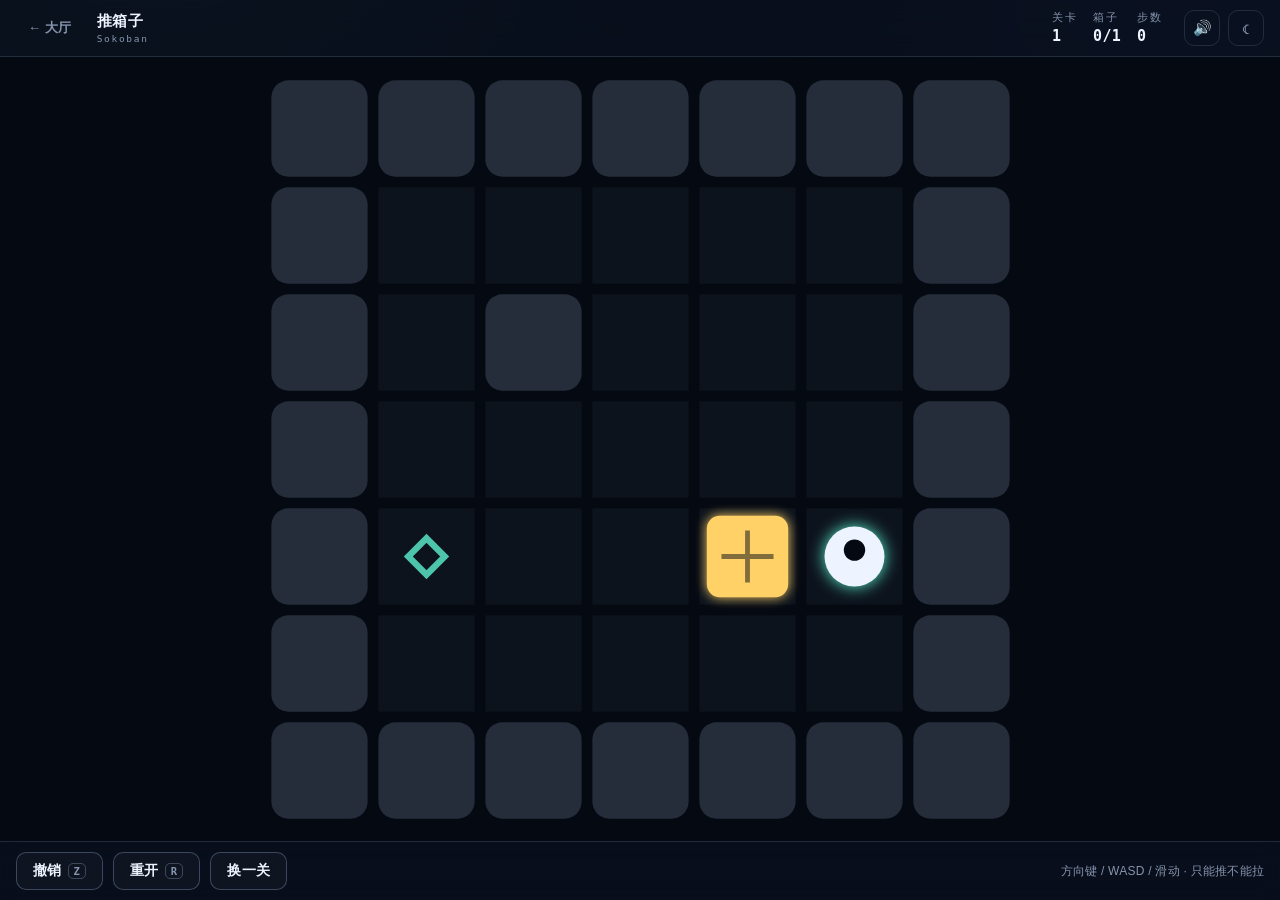
<file: games/sokoban/index.html>
<!DOCTYPE html>
<html lang="zh-CN" data-theme="dark">
<head>
<meta charset="utf-8">
<meta name="viewport" content="width=device-width, initial-scale=1, viewport-fit=cover">
<title>推箱子 · 经典小游戏</title>
<link rel="stylesheet" href="../../assets/css/theme.css">
<link rel="icon" href="data:image/svg+xml,%3Csvg xmlns='http://www.w3.org/2000/svg' viewBox='0 0 32 32'%3E%3Crect width='32' height='32' rx='8' fill='%23050912'/%3E%3Cpath d='M16 6l10 20H6z' fill='none' stroke='%235df2d0' stroke-width='2.5'/%3E%3C/svg%3E">
</head>
<body class="game-page">

<header class="topbar">
  <a class="back" href="../../index.html">← 大厅</a>
  <div class="game-title">推箱子<small>Sokoban</small></div>
  <div class="hud">
    <span class="stat">关卡<b id="hudLevel">1</b></span>
    <span class="stat">箱子<b id="hudBoxes">0/0</b></span>
    <span class="stat">步数<b id="hudMoves">0</b></span>
  </div>
  <div class="actions">
    <button class="icon-btn" id="btnSound" title="音效">🔊</button>
    <button class="icon-btn" id="btnTheme" title="主题">☾</button>
  </div>
</header>

<main class="stage-wrap" id="stage">
  <canvas id="c"></canvas>
  <div id="overlay"></div>
</main>

<footer class="toolbar">
  <button class="btn" id="btnUndo">撤销 <kbd>Z</kbd></button>
  <button class="btn" id="btnRestart">重开 <kbd>R</kbd></button>
  <button class="btn" id="btnSkip">换一关</button>
  <span class="spacer"></span>
  <span class="note">方向键 / WASD / 滑动 · 只能推不能拉</span>
</footer>

<script src="../../assets/js/core.js"></script>
<script>
(function () {
  'use strict';

  const canvas = document.getElementById('c');
  const $ = (id) => document.getElementById(id);
  const hud = { level: $('hudLevel'), boxes: $('hudBoxes'), moves: $('hudMoves') };

  CG.theme.bind($('btnTheme'));
  CG.soundButton($('btnSound'));

  const DIRS = [
    { x: 0, y: -1 },
    { x: 0, y: 1 },
    { x: -1, y: 0 },
    { x: 1, y: 0 }
  ];

  const FALLBACK = [
    '#########',
    '#       #',
    '#  . .  #',
    '#  $ $  #',
    '#   @   #',
    '#       #',
    '#########'
  ];

  let W = 0, H = 0, ctx = null;
  let busy = false;

  const g = {
    level: 1,
    cols: 9, rows: 9,
    walls: new Set(),
    goals: new Set(),
    boxes: new Set(),
    player: { x: 1, y: 1 },
    moves: 0,
    history: [],
    solved: false
  };

  const prog = CG.progress('sokoban');
  g.level = Math.max(1, prog.level);

  const key = (x, y) => x + ',' + y;
  const unkey = (k) => k.split(',').map(Number);

  /* -------------------------------------------------- 反向生成关卡
     从「所有箱子都在目标点上」的已解状态出发，随机做「拉箱子」的逆动作
     （玩家后退一格、箱子跟进一格）。把这一串动作倒过来，就是一条真实可行的
     推箱解法，所以生成的关卡必定可解。 */

  function generate(n, salt) {
    const seed = (n * 2654435761 + (salt || 0) * 40503) >>> 0;
    const rnd = CG.util.rng(seed);

    for (let attempt = 0; attempt < 40; attempt++) {
      const size = 7 + Math.min(4, Math.floor(n / 4));
      const cols = size + (n > 6 ? 1 : 0);
      const rows = size;
      const boxCount = 1 + Math.min(4, Math.floor((n + 1) / 3));

      const walls = new Set();
      const free = [];

      for (let y = 0; y < rows; y++) {
        for (let x = 0; x < cols; x++) {
          if (x === 0 || y === 0 || x === cols - 1 || y === rows - 1) {
            walls.add(key(x, y));
            continue;
          }
          const pillar = rnd() < 0.05 + Math.min(0.08, n * 0.006);
          if (pillar) walls.add(key(x, y));
          else free.push({ x, y });
        }
      }

      if (free.length < boxCount + 14) continue;

      const pool = CG.util.shuffle(free);
      const boxes = new Set(pool.slice(0, boxCount).map((c) => key(c.x, c.y)));
      const goals = new Set(boxes);

      // 玩家必须站在某个箱子旁边，反向拉才有第一步
      const adj = [];
      for (const c of pool.slice(0, boxCount)) {
        for (const d of DIRS) {
          const p = { x: c.x + d.x, y: c.y + d.y };
          if (p.x < 1 || p.y < 1 || p.x >= cols - 1 || p.y >= rows - 1) continue;
          const k = key(p.x, p.y);
          if (walls.has(k) || boxes.has(k)) continue;
          if (!adj.some((q) => q.x === p.x && q.y === p.y)) adj.push(p);
        }
      }
      if (!adj.length) continue;

      const pick = adj[Math.floor(rnd() * adj.length)];
      const player = { x: pick.x, y: pick.y };

      let pulls = 0;
      let guard = 0;
      const pullTarget = Math.min(120, 14 + n * 5);

      while (pulls < pullTarget && guard++ < 8000) {
        const d = DIRS[Math.floor(rnd() * 4)];
        const px = player.x - d.x, py = player.y - d.y;
        if (px < 1 || py < 1 || px >= cols - 1 || py >= rows - 1) continue;
        if (walls.has(key(px, py)) || boxes.has(key(px, py))) continue;

        const ahead = key(player.x + d.x, player.y + d.y);
        if (boxes.has(ahead)) {
          boxes.delete(ahead);
          boxes.add(key(player.x, player.y));
          pulls++;
        }
        player.x = px;
        player.y = py;
      }

      if (pulls < 8 + n) continue;
      if ([...boxes].every((k) => goals.has(k))) continue;

      return { cols, rows, walls, goals, boxes, player: { x: player.x, y: player.y }, pulls };
    }
    return null;
  }

  function parseFallback() {
    const walls = new Set();
    const goals = new Set();
    const boxes = new Set();
    let player = { x: 1, y: 1 };

    FALLBACK.forEach((row, y) => {
      for (let x = 0; x < row.length; x++) {
        const ch = row[x];
        if (ch === '#') walls.add(key(x, y));
        if (ch === '.' || ch === '*' || ch === '+') goals.add(key(x, y));
        if (ch === '$' || ch === '*') boxes.add(key(x, y));
        if (ch === '@' || ch === '+') player = { x, y };
      }
    });

    return { cols: FALLBACK[0].length, rows: FALLBACK.length, walls, goals, boxes, player, pulls: 0 };
  }

  function buildLevel(n, salt) {
    let lv = generate(n, salt);
    let guard = 0;
    while (!lv && guard++ < 5) lv = generate(n, salt + guard + 1);
    if (!lv) lv = parseFallback();

    g.level = n;
    g.cols = lv.cols;
    g.rows = lv.rows;
    g.walls = lv.walls;
    g.goals = lv.goals;
    g.boxes = new Set(lv.boxes);
    g.player = { x: lv.player.x, y: lv.player.y };
    g.moves = 0;
    g.history = [];
    g.solved = false;
    syncHud();
  }

  function syncHud() {
    let onGoal = 0;
    g.boxes.forEach((k) => { if (g.goals.has(k)) onGoal++; });
    hud.level.textContent = g.level;
    hud.boxes.textContent = onGoal + '/' + g.boxes.size;
    hud.moves.textContent = g.moves;
  }

  function snapshot() {
    g.history.push({
      boxes: [...g.boxes],
      player: { x: g.player.x, y: g.player.y },
      moves: g.moves
    });
    if (g.history.length > 300) g.history.shift();
  }

  function move(dx, dy) {
    if (busy || g.solved) return;
    const nx = g.player.x + dx, ny = g.player.y + dy;
    if (g.walls.has(key(nx, ny))) return;

    if (g.boxes.has(key(nx, ny))) {
      const bx = nx + dx, by = ny + dy;
      if (g.walls.has(key(bx, by)) || g.boxes.has(key(bx, by))) return;
      snapshot();
      g.boxes.delete(key(nx, ny));
      g.boxes.add(key(bx, by));
      g.player = { x: nx, y: ny };
      g.moves++;
      CG.sfx.step();
      syncHud();
      checkWin();
      return;
    }

    snapshot();
    g.player = { x: nx, y: ny };
    g.moves++;
    syncHud();
  }

  function checkWin() {
    const done = [...g.boxes].every((k) => g.goals.has(k));
    if (!done) return;
    g.solved = true;
    winLevel();
  }

  async function winLevel() {
    if (busy) return;
    busy = true;
    CG.sfx.win();
    const n = g.level;
    prog.reach(n + 1);
    prog.win(Math.max(0, 500 - g.moves * 3));
    const r = await CG.ui.modal({
      title: '第 ' + n + ' 关完成',
      text: '用了 <b>' + g.moves + '</b> 步<br>下一关箱子更多、房间更大。',
      actions: [
        { label: '下一关', value: 'next', primary: true },
        { label: '重玩本关', value: 'again' }
      ]
    });
    busy = false;
    if (r === 'next') buildLevel(n + 1);
    else buildLevel(n, 31);
  }

  function undo() {
    if (busy || !g.history.length) return;
    const s = g.history.pop();
    g.boxes = new Set(s.boxes);
    g.player = s.player;
    g.moves = s.moves;
    g.solved = false;
    CG.sfx.click();
    syncHud();
  }

  /* -------------------------------------------------- 绘制 */

  function draw() {
    const c = CG.colors();
    ctx.fillStyle = c.bg;
    ctx.fillRect(0, 0, W, H);

    const grid = CG.util.grid(W, H, g.cols, g.rows, 16);
    const { cell, ox, oy } = grid;
    const pad = Math.max(1, cell * 0.05);

    ctx.fillStyle = c.light ? 'rgba(45,72,100,0.05)' : 'rgba(164,190,225,0.05)';
    for (let y = 0; y < g.rows; y++) {
      for (let x = 0; x < g.cols; x++) {
        if (g.walls.has(key(x, y))) continue;
        ctx.fillRect(ox + x * cell + pad, oy + y * cell + pad, cell - pad * 2, cell - pad * 2);
      }
    }

    ctx.fillStyle = c.light ? 'rgba(45,72,100,0.3)' : 'rgba(164,190,225,0.2)';
    g.walls.forEach((k) => {
      const [x, y] = unkey(k);
      const rr = cell * 0.16;
      const px = ox + x * cell + pad;
      const py = oy + y * cell + pad;
      const s = cell - pad * 2;
      ctx.beginPath();
      ctx.moveTo(px + rr, py);
      ctx.arcTo(px + s, py, px + s, py + s, rr);
      ctx.arcTo(px + s, py + s, px, py + s, rr);
      ctx.arcTo(px, py + s, px, py, rr);
      ctx.arcTo(px, py, px + s, py, rr);
      ctx.closePath();
      ctx.fill();
    });

    g.goals.forEach((k) => {
      const [x, y] = unkey(k);
      const cx = ox + x * cell + cell / 2;
      const cy = oy + y * cell + cell / 2;
      const r = cell * 0.17;
      ctx.strokeStyle = c.accent;
      ctx.lineWidth = Math.max(1.5, cell * 0.06);
      ctx.globalAlpha = 0.8;
      ctx.beginPath();
      ctx.moveTo(cx, cy - r);
      ctx.lineTo(cx + r, cy);
      ctx.lineTo(cx, cy + r);
      ctx.lineTo(cx - r, cy);
      ctx.closePath();
      ctx.stroke();
      ctx.globalAlpha = 1;
    });

    g.boxes.forEach((k) => {
      const [x, y] = unkey(k);
      const onGoal = g.goals.has(k);
      const inset = cell * 0.12;
      const px = ox + x * cell + inset;
      const py = oy + y * cell + inset;
      const s = cell - inset * 2;
      ctx.fillStyle = onGoal ? c.accent : c.hint;
      ctx.shadowColor = onGoal ? c.accent : c.hint;
      ctx.shadowBlur = c.light ? 0 : 12;
      const rr = cell * 0.12;
      ctx.beginPath();
      ctx.moveTo(px + rr, py);
      ctx.arcTo(px + s, py, px + s, py + s, rr);
      ctx.arcTo(px + s, py + s, px, py + s, rr);
      ctx.arcTo(px, py + s, px, py, rr);
      ctx.arcTo(px, py, px + s, py, rr);
      ctx.closePath();
      ctx.fill();
      ctx.shadowBlur = 0;

      ctx.strokeStyle = c.bg;
      ctx.lineWidth = Math.max(1.2, cell * 0.045);
      ctx.globalAlpha = 0.5;
      ctx.beginPath();
      ctx.moveTo(px + s * 0.18, py + s * 0.5);
      ctx.lineTo(px + s * 0.82, py + s * 0.5);
      ctx.moveTo(px + s * 0.5, py + s * 0.18);
      ctx.lineTo(px + s * 0.5, py + s * 0.82);
      ctx.stroke();
      ctx.globalAlpha = 1;
    });

    const px = ox + g.player.x * cell + cell / 2;
    const py = oy + g.player.y * cell + cell / 2;
    ctx.fillStyle = c.text;
    ctx.shadowColor = c.accent;
    ctx.shadowBlur = c.light ? 0 : 16;
    ctx.beginPath();
    ctx.arc(px, py, cell * 0.28, 0, Math.PI * 2);
    ctx.fill();
    ctx.shadowBlur = 0;
    ctx.fillStyle = c.bg;
    ctx.beginPath();
    ctx.arc(px, py - cell * 0.06, cell * 0.1, 0, Math.PI * 2);
    ctx.fill();
  }

  CG.loop(() => {
    const fit = CG.util.fit(canvas);
    ctx = fit.ctx;
    if (fit.w !== W || fit.h !== H) {
      const first = W === 0;
      W = fit.w; H = fit.h;
      if (first) buildLevel(g.level);
    }
    draw();
  });

  /* -------------------------------------------------- 输入 */

  document.addEventListener('keydown', (e) => {
    const k = e.key;
    if (k === 'ArrowUp' || k === 'w' || k === 'W') { move(0, -1); e.preventDefault(); }
    else if (k === 'ArrowDown' || k === 's' || k === 'S') { move(0, 1); e.preventDefault(); }
    else if (k === 'ArrowLeft' || k === 'a' || k === 'A') { move(-1, 0); e.preventDefault(); }
    else if (k === 'ArrowRight' || k === 'd' || k === 'D') { move(1, 0); e.preventDefault(); }
    else if (k === 'z' || k === 'Z') undo();
    else if (k === 'r' || k === 'R') { if (!busy) buildLevel(g.level, 17); }
  });

  CG.util.swiper(canvas, (dir) => {
    if (dir === 'up') move(0, -1);
    if (dir === 'down') move(0, 1);
    if (dir === 'left') move(-1, 0);
    if (dir === 'right') move(1, 0);
  });

  $('btnUndo').addEventListener('click', undo);
  $('btnRestart').addEventListener('click', () => { if (!busy) buildLevel(g.level, 17); });
  $('btnSkip').addEventListener('click', () => { if (!busy) buildLevel(g.level, 29); });

  window.__game = g;
})();
</script>
</body>
</html>
</file>
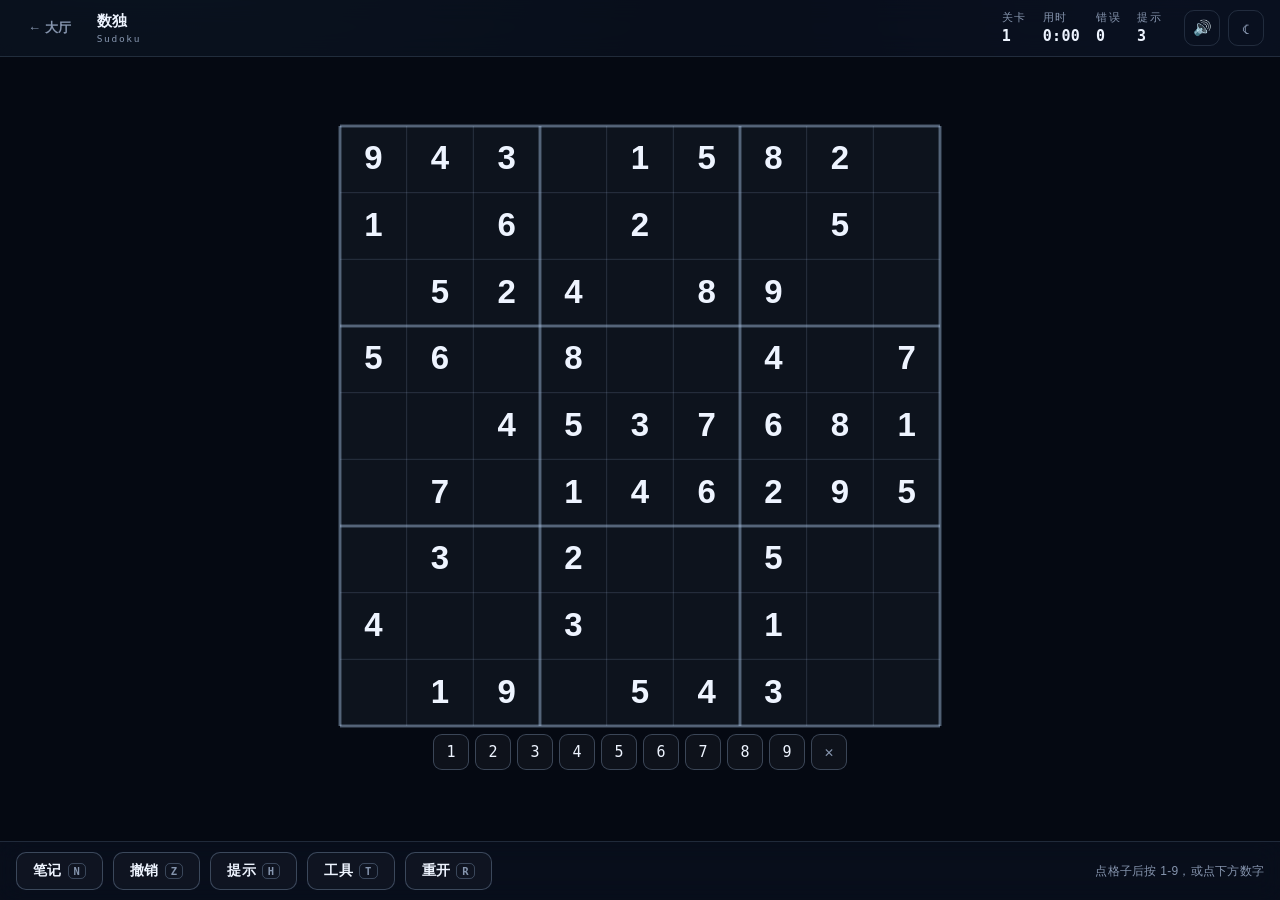
<file: games/sudoku/index.html>
<!DOCTYPE html>
<html lang="zh-CN" data-theme="dark">
<head>
<meta charset="utf-8">
<meta name="viewport" content="width=device-width, initial-scale=1, viewport-fit=cover">
<title>数独 · 经典小游戏</title>
<link rel="stylesheet" href="../../assets/css/theme.css">
<link rel="icon" href="data:image/svg+xml,%3Csvg xmlns='http://www.w3.org/2000/svg' viewBox='0 0 32 32'%3E%3Crect width='32' height='32' rx='8' fill='%23050912'/%3E%3Cpath d='M16 6l10 20H6z' fill='none' stroke='%235df2d0' stroke-width='2.5'/%3E%3C/svg%3E">
<style>
  .pad {
    position: absolute;
    left: 0; right: 0; top: 0;
    display: flex; flex-wrap: wrap; justify-content: center;
    gap: 6px;
    padding: 0 10px;
    z-index: 3;
  }
  .pad button {
    width: 36px; height: 36px;
    border-radius: 9px;
    border: 1px solid var(--line-bright);
    background: rgba(255, 255, 255, 0.04);
    color: var(--text);
    font-family: var(--font-mono);
    font-size: 15px;
    line-height: 1;
  }
  .pad button:hover { border-color: var(--accent); color: var(--accent); }
  .pad button.erase { color: var(--text-muted); }
  .pad button.done { opacity: 0.3; }
  @media (max-width: 520px) {
    .pad { gap: 4px; bottom: 4px; }
    .pad button { width: 30px; height: 30px; font-size: 13px; }
  }
</style>
</head>
<body class="game-page">

<header class="topbar">
  <a class="back" href="../../index.html">← 大厅</a>
  <div class="game-title">数独<small>Sudoku</small></div>
  <div class="hud">
    <span class="stat">关卡<b id="hudLevel">1</b></span>
    <span class="stat">用时<b id="hudTime">0:00</b></span>
    <span class="stat">错误<b id="hudMistakes">0</b></span>
    <span class="stat">提示<b id="hudHints">3</b></span>
  </div>
  <div class="actions">
    <button class="icon-btn" id="btnSound" title="音效">🔊</button>
    <button class="icon-btn" id="btnTheme" title="主题">☾</button>
  </div>
</header>

<main class="stage-wrap" id="stage">
  <canvas id="c"></canvas>
  <div class="pad" id="pad"></div>
  <div id="overlay"></div>
</main>

<footer class="toolbar">
  <button class="btn" id="btnNotes">笔记 <kbd>N</kbd></button>
  <button class="btn" id="btnUndo">撤销 <kbd>Z</kbd></button>
  <button class="btn" id="btnHint">提示 <kbd>H</kbd></button>
  <button class="btn" id="btnTools">工具 <kbd>T</kbd></button>
  <button class="btn" id="btnRestart">重开 <kbd>R</kbd></button>
  <span class="spacer"></span>
  <span class="note">点格子后按 1-9，或点下方数字</span>
</footer>

<script src="../../assets/js/core.js"></script>
<script>
(function () {
  'use strict';

  const canvas = document.getElementById('c');
  const padEl = document.getElementById('pad');
  const $ = (id) => document.getElementById(id);
  const hud = {
    level: $('hudLevel'), time: $('hudTime'),
    mistakes: $('hudMistakes'), hints: $('hudHints')
  };

  CG.theme.bind($('btnTheme'));
  CG.soundButton($('btnSound'));

  const N = 9;
  const ALL = 0x3FE;                    // 位 1..9

  let W = 0, H = 0, ctx = null;
  let busy = false;

  const g = {
    level: 1,
    puzzle: new Uint8Array(81),
    solution: new Uint8Array(81),
    value: new Uint8Array(81),
    given: new Uint8Array(81),
    notes: new Array(81).fill(null).map(() => new Set()),
    sel: -1,
    notesMode: false,
    mistakes: 0,
    hintsLeft: 3,
    started: false,
    startTime: 0,
    elapsed: 0,
    history: [],
    solved: false
  };

  const prog = CG.progress('sudoku');
  g.level = Math.max(1, prog.level);

  const boxOf = (x, y) => Math.floor(y / 3) * 3 + Math.floor(x / 3);

  /* -------------------------------------------------- 生成 */

  function rngShuffle(arr, rnd) {
    for (let i = arr.length - 1; i > 0; i--) {
      const j = Math.floor(rnd() * (i + 1));
      const t = arr[i]; arr[i] = arr[j]; arr[j] = t;
    }
    return arr;
  }

  function popcount(v) {
    let c = 0;
    while (v) { v &= v - 1; c++; }
    return c;
  }

  function makeSolution(rnd) {
    const grid = new Uint8Array(81);
    const rows = new Uint16Array(9), cols = new Uint16Array(9), boxes = new Uint16Array(9);

    function dfs(pos) {
      if (pos === 81) return true;
      const x = pos % 9, y = (pos / 9) | 0, b = boxOf(x, y);
      const used = rows[y] | cols[x] | boxes[b];
      const cands = [];
      for (let v = 1; v <= 9; v++) if (!(used & (1 << v))) cands.push(v);
      rngShuffle(cands, rnd);

      for (const v of cands) {
        const bit = 1 << v;
        grid[pos] = v;
        rows[y] |= bit; cols[x] |= bit; boxes[b] |= bit;
        if (dfs(pos + 1)) return true;
        rows[y] &= ~bit; cols[x] &= ~bit; boxes[b] &= ~bit;
        grid[pos] = 0;
      }
      return false;
    }

    dfs(0);
    return grid;
  }

  /** 数解个数，最多数到 limit 就返回（用于保证唯一解） */
  function countSolutions(grid, limit) {
    const rows = new Uint16Array(9), cols = new Uint16Array(9), boxes = new Uint16Array(9);
    for (let i = 0; i < 81; i++) {
      const v = grid[i];
      if (!v) continue;
      const x = i % 9, y = (i / 9) | 0, b = boxOf(x, y);
      const bit = 1 << v;
      rows[y] |= bit; cols[x] |= bit; boxes[b] |= bit;
    }

    let count = 0;
    let stop = false;

    function dfs() {
      let best = -1, bestMask = 0, bestCount = 10;

      for (let i = 0; i < 81; i++) {
        if (grid[i]) continue;
        const x = i % 9, y = (i / 9) | 0, b = boxOf(x, y);
        const mask = ALL & ~(rows[y] | cols[x] | boxes[b]);
        const c = popcount(mask);
        if (c === 0) return;
        if (c < bestCount) {
          best = i; bestMask = mask; bestCount = c;
          if (c === 1) break;
        }
      }

      if (best < 0) { count++; stop = count >= limit; return; }

      const x = best % 9, y = (best / 9) | 0, b = boxOf(x, y);
      for (let v = 1; v <= 9; v++) {
        const bit = 1 << v;
        if (!(bestMask & bit)) continue;
        grid[best] = v;
        rows[y] |= bit; cols[x] |= bit; boxes[b] |= bit;
        dfs();
        rows[y] &= ~bit; cols[x] &= ~bit; boxes[b] &= ~bit;
        grid[best] = 0;
        if (stop) return;
      }
    }

    dfs();
    return count;
  }

  function makePuzzle(solution, clues, rnd) {
    const puzzle = Uint8Array.from(solution);
    const order = [];
    for (let i = 0; i < 81; i++) order.push(i);
    rngShuffle(order, rnd);

    let left = 81;
    for (const i of order) {
      if (left <= clues) break;
      const keep = puzzle[i];
      puzzle[i] = 0;
      if (countSolutions(Uint8Array.from(puzzle), 2) === 1) left--;
      else puzzle[i] = keep;
    }
    return puzzle;
  }

  function cluesForLevel(n) {
    return Math.max(27, 46 - (n - 1) * 2);
  }

  /* -------------------------------------------------- 关卡 */

  function buildLevel(n, salt) {
    const rnd = CG.util.rng(((n * 7919 + (salt || 0) * 104729 + 7) >>> 0) || 1);
    const solution = makeSolution(rnd);
    const puzzle = makePuzzle(solution, cluesForLevel(n), rnd);

    g.level = n;
    g.solution = solution;
    g.puzzle = puzzle;
    g.value = Uint8Array.from(puzzle);
    g.given = new Uint8Array(81);
    for (let i = 0; i < 81; i++) g.given[i] = puzzle[i] ? 1 : 0;
    g.notes = new Array(81).fill(null).map(() => new Set());
    g.sel = -1;
    g.notesMode = false;
    g.mistakes = 0;
    g.hintsLeft = 3;
    g.started = false;
    g.startTime = 0;
    g.elapsed = 0;
    g.history = [];
    g.solved = false;
    g.revealed = false;
    g.checkUntil = 0;
    g.warnedFull = false;

    $('btnNotes').classList.remove('primary');
    $('btnNotes').innerHTML = '笔记 <kbd>N</kbd>';
    syncHud();
    syncPad();
  }

  function syncHud() {
    hud.level.textContent = g.level;
    hud.time.textContent = fmtTime(g.elapsed);
    hud.mistakes.textContent = g.mistakes;
    hud.mistakes.className = g.mistakes ? 'danger' : '';
    hud.hints.textContent = g.hintsLeft;
  }

  function fmtTime(s) {
    const m = Math.floor(s / 60);
    const sec = Math.floor(s % 60);
    return m + ':' + String(sec).padStart(2, '0');
  }

  function digitCount(d) {
    let c = 0;
    for (let i = 0; i < 81; i++) if (g.value[i] === d) c++;
    return c;
  }

  function syncPad() {
    Array.from(padEl.children).forEach((btn) => {
      const d = Number(btn.dataset.n);
      if (!d) return;
      btn.classList.toggle('done', digitCount(d) >= 9);
    });
  }

  /* -------------------------------------------------- 冲突与输入 */

  function conflictsAt(i) {
    const v = g.value[i];
    if (!v) return false;
    const x = i % 9, y = (i / 9) | 0, b = boxOf(x, y);
    for (let k = 0; k < 81; k++) {
      if (k === i) continue;
      const v2 = g.value[k];
      if (v2 !== v) continue;
      const x2 = k % 9, y2 = (k / 9) | 0;
      if (y2 === y || x2 === x || boxOf(x2, y2) === b) return true;
    }
    return false;
  }

  function startTimer() {
    if (g.started) return;
    g.started = true;
    g.startTime = performance.now() - g.elapsed * 1000;
  }

  function pushHistory(i) {
    g.history.push({
      i,
      value: g.value[i],
      notes: new Set(g.notes[i])
    });
    if (g.history.length > 200) g.history.shift();
  }

  function setCell(i, d) {
    if (busy || g.solved || i < 0 || g.given[i]) return;
    startTimer();

    if (g.notesMode) {
      pushHistory(i);
      if (g.value[i]) g.value[i] = 0;
      if (g.notes[i].has(d)) g.notes[i].delete(d);
      else g.notes[i].add(d);
      CG.sfx.move();
      syncPad();
      return;
    }

    pushHistory(i);
    g.value[i] = g.value[i] === d ? 0 : d;
    g.notes[i].clear();

    if (g.value[i] && conflictsAt(i)) {
      g.mistakes += 1;
      CG.sfx.bad();
      if (navigator.vibrate) navigator.vibrate(20);
    } else if (g.value[i]) {
      CG.sfx.ok();
    }

    syncHud();
    syncPad();
    checkWin();
  }

  /** 和标准答案不一致（或与同行同列同宫重复）就算填错 */
  function isWrong(i) {
    if (!g.value[i] || g.given[i]) return false;
    return g.value[i] !== g.solution[i] || conflictsAt(i);
  }

  function eraseCell(i) {
    if (busy || g.solved || i < 0 || g.given[i]) return;
    pushHistory(i);
    g.value[i] = 0;
    g.notes[i].clear();
    CG.sfx.click();
    syncPad();
  }

  function undo() {
    if (busy || !g.history.length) return;
    const h = g.history.pop();
    g.value[h.i] = h.value;
    g.notes[h.i] = new Set(h.notes);
    g.solved = false;
    CG.sfx.click();
    syncPad();
  }

  function useHint() {
    if (busy || g.solved) return;
    if (g.hintsLeft <= 0) { CG.ui.toast('提示次数用完了'); return; }

    let target = g.sel;
    if (target < 0 || g.given[target] || g.value[target] === g.solution[target]) {
      target = -1;
      for (let i = 0; i < 81; i++) if (!g.given[i] && g.value[i] !== g.solution[i]) { target = i; break; }
    }
    if (target < 0) return;

    pushHistory(target);
    g.value[target] = g.solution[target];
    g.notes[target].clear();
    g.hintsLeft -= 1;
    g.sel = target;
    CG.sfx.ok();
    syncHud();
    syncPad();
    checkWin();
  }

  function checkWin() {
    if (g.solved) return;

    let filled = 0;
    let wrong = 0;
    for (let i = 0; i < 81; i++) {
      if (g.value[i]) filled++;
      if (g.value[i] !== g.solution[i]) wrong++;
    }

    // 填满了但不对：把错的格子闪红，别让人对着满盘干瞪眼
    if (filled === 81 && wrong > 0) {
      g.checkUntil = performance.now() + 3000;
      if (!g.warnedFull) {
        g.warnedFull = true;
        CG.ui.toast('有 ' + wrong + ' 格不对（闪红的格子），改掉就能过关');
        CG.sfx.bad();
      }
      return;
    }
    g.warnedFull = false;

    if (wrong === 0) {
      g.solved = true;
      winLevel();
    }
  }

  async function winLevel() {
    if (busy) return;
    busy = true;
    CG.sfx.win();
    const n = g.level;
    const secs = Math.round(g.elapsed);
    prog.reach(n + 1);
    prog.win(Math.max(0, 6000 - secs * 10 - g.mistakes * 100));
    const r = await CG.ui.modal({
      title: '第 ' + n + ' 关 · 完成',
      text: '用时 <b>' + fmtTime(secs) + '</b>，错误 <b>' + g.mistakes + '</b> 次<br>下一关线索更少。',
      actions: [
        { label: '下一关', value: 'next', primary: true },
        { label: '重玩本关', value: 'again' }
      ]
    });
    busy = false;
    buildLevel(r === 'next' ? n + 1 : n);
  }

  /* -------------------------------------------------- 绘制 */

  function geo() {
    const reserve = 46;
    const availH = Math.max(120, H - reserve);
    const size = Math.min(W - 16, availH - 12, 600);
    return {
      size,
      ox: (W - size) / 2,
      oy: Math.max(6, (availH - size) / 2),
      cell: size / 9
    };
  }

  function draw() {
    const c = CG.colors();
    const { size, ox, oy, cell } = geo();

    ctx.fillStyle = c.bg;
    ctx.fillRect(0, 0, W, H);

    // 棋盘底
    ctx.fillStyle = c.light ? 'rgba(255,255,255,0.7)' : 'rgba(164,190,225,0.05)';
    ctx.fillRect(ox, oy, size, size);

    const selX = g.sel >= 0 ? g.sel % 9 : -1;
    const selY = g.sel >= 0 ? (g.sel / 9) | 0 : -1;
    const selVal = g.sel >= 0 ? g.value[g.sel] : 0;

    // 高亮：整行整列同宫
    if (g.sel >= 0) {
      ctx.fillStyle = c.accentSoft;
      for (let i = 0; i < 81; i++) {
        if (i === g.sel) continue;
        const x = i % 9, y = (i / 9) | 0;
        if (x === selX || y === selY || boxOf(x, y) === boxOf(selX, selY)) {
          ctx.fillRect(ox + x * cell, oy + y * cell, cell, cell);
        }
      }
      // 相同数字
      if (selVal) {
        ctx.fillStyle = c.light ? 'rgba(11,143,120,0.18)' : 'rgba(93,242,208,0.16)';
        for (let i = 0; i < 81; i++) {
          if (i === g.sel) continue;
          if (g.value[i] === selVal) ctx.fillRect(ox + (i % 9) * cell, oy + ((i / 9) | 0) * cell, cell, cell);
        }
      }
      // 选中格
      ctx.fillStyle = c.light ? 'rgba(11,143,120,0.24)' : 'rgba(93,242,208,0.22)';
      ctx.fillRect(ox + selX * cell, oy + selY * cell, cell, cell);
    }

    // 细线
    ctx.strokeStyle = c.line;
    ctx.lineWidth = 1;
    for (let i = 0; i <= 9; i++) {
      ctx.beginPath();
      ctx.moveTo(ox + i * cell, oy);
      ctx.lineTo(ox + i * cell, oy + size);
      ctx.stroke();
      ctx.beginPath();
      ctx.moveTo(ox, oy + i * cell);
      ctx.lineTo(ox + size, oy + i * cell);
      ctx.stroke();
    }

    // 3x3 粗线
    ctx.strokeStyle = c.lineStrong;
    ctx.lineWidth = Math.max(2, cell * 0.045);
    for (let i = 0; i <= 3; i++) {
      ctx.beginPath();
      ctx.moveTo(ox + i * 3 * cell, oy);
      ctx.lineTo(ox + i * 3 * cell, oy + size);
      ctx.stroke();
      ctx.beginPath();
      ctx.moveTo(ox, oy + i * 3 * cell);
      ctx.lineTo(ox + size, oy + i * 3 * cell);
      ctx.stroke();
    }

    // 数字
    ctx.textAlign = 'center';
    ctx.textBaseline = 'middle';

    for (let i = 0; i < 81; i++) {
      const x = i % 9, y = (i / 9) | 0;
      const cx = ox + x * cell + cell / 2;
      const cy = oy + y * cell + cell / 2 + 1;

      if (g.value[i]) {
        const checking = performance.now() < (g.checkUntil || 0);
        const bad = !g.given[i] && (conflictsAt(i) || (checking && g.value[i] !== g.solution[i]));
        const pulsing = checking && bad;
        ctx.globalAlpha = pulsing ? 0.55 + 0.45 * Math.abs(Math.sin(performance.now() / 180)) : 1;
        ctx.fillStyle = g.given[i] ? c.text : bad ? c.danger : c.accent;
        ctx.font = (g.given[i] ? '600 ' : bad ? '700 ' : '500 ') + Math.round(cell * 0.5) + 'px ' + getComputedStyle(document.body).fontFamily;
        ctx.fillText(String(g.value[i]), cx, cy);
        ctx.globalAlpha = 1;
        continue;
      }

      const notes = g.notes[i];
      if (notes.size) {
        ctx.font = '500 ' + Math.round(cell * 0.19) + 'px ' + getComputedStyle(document.body).fontFamily;
        ctx.fillStyle = c.muted;
        for (const d of notes) {
          const nx = (d - 1) % 3, ny = Math.floor((d - 1) / 3);
          ctx.fillText(String(d), ox + x * cell + cell * (0.2 + nx * 0.3), oy + y * cell + cell * (0.22 + ny * 0.3));
        }
      }
    }
  }

  /* -------------------------------------------------- 循环 */

  CG.loop(() => {
    const fit = CG.util.fit(canvas);
    ctx = fit.ctx;
    if (fit.w !== W || fit.h !== H) {
      const first = W === 0;
      W = fit.w; H = fit.h;
      if (first) buildLevel(g.level);
    }
    if (g.started && !g.solved) {
      g.elapsed = (performance.now() - g.startTime) / 1000;
      hud.time.textContent = fmtTime(g.elapsed);
    }
    const box = geo();
    padEl.style.top = Math.round(box.oy + box.size + 8) + 'px';
    draw();
  });

  /* -------------------------------------------------- 输入 */

  function cellAt(e) {
    const { ox, oy, cell } = geo();
    const r = canvas.getBoundingClientRect();
    const x = Math.floor((e.clientX - r.left - ox) / cell);
    const y = Math.floor((e.clientY - r.top - oy) / cell);
    if (x < 0 || y < 0 || x >= 9 || y >= 9) return -1;
    return y * 9 + x;
  }

  canvas.addEventListener('pointerdown', (e) => {
    if (busy) return;
    const i = cellAt(e);
    if (i < 0) return;
    g.sel = i;
    CG.sfx.click();
  });

  document.addEventListener('keydown', (e) => {
    const k = e.key;

    if (k >= '1' && k <= '9') {
      if (g.sel >= 0) setCell(g.sel, Number(k));
      e.preventDefault();
      return;
    }
    if (k === '0' || k === 'Backspace' || k === 'Delete') {
      if (g.sel >= 0) eraseCell(g.sel);
      e.preventDefault();
      return;
    }
    if (k === 'ArrowLeft' || k === 'ArrowRight' || k === 'ArrowUp' || k === 'ArrowDown') {
      if (g.sel < 0) g.sel = 0;
      const x = g.sel % 9, y = (g.sel / 9) | 0;
      const nx = CG.util.clamp(x + (k === 'ArrowLeft' ? -1 : k === 'ArrowRight' ? 1 : 0), 0, 8);
      const ny = CG.util.clamp(y + (k === 'ArrowUp' ? -1 : k === 'ArrowDown' ? 1 : 0), 0, 8);
      g.sel = ny * 9 + nx;
      e.preventDefault();
      return;
    }
    if (k === 'n' || k === 'N') toggleNotes();
    if (k === 'z' || k === 'Z') undo();
    if (k === 'h' || k === 'H') useHint();
    if (k === 't' || k === 'T') openTools();
    if (k === 'r' || k === 'R') { if (!busy) buildLevel(g.level, 5); }
  });

  function toggleNotes() {
    g.notesMode = !g.notesMode;
    $('btnNotes').classList.toggle('primary', g.notesMode);
    $('btnNotes').innerHTML = (g.notesMode ? '笔记开' : '笔记') + ' <kbd>N</kbd>';
    CG.sfx.click();
  }

  // 数字键盘
  for (let d = 1; d <= 9; d++) {
    const b = document.createElement('button');
    b.dataset.n = String(d);
    b.textContent = String(d);
    b.addEventListener('click', () => { if (g.sel >= 0) setCell(g.sel, d); });
    padEl.appendChild(b);
  }
  const eraseBtn = document.createElement('button');
  eraseBtn.className = 'erase';
  eraseBtn.textContent = '✕';
  eraseBtn.addEventListener('click', () => { if (g.sel >= 0) eraseCell(g.sel); });
  padEl.appendChild(eraseBtn);

  $('btnNotes').addEventListener('click', toggleNotes);
  $('btnUndo').addEventListener('click', undo);
  $('btnHint').addEventListener('click', useHint);
  $('btnTools').addEventListener('click', openTools);
  $('btnRestart').addEventListener('click', () => { if (!busy) buildLevel(g.level, 5); });

  /* -------------------------------------------------- 辅助工具 */

  function candidateOk(i, v) {
    const x = i % 9, y = (i / 9) | 0, b = boxOf(x, y);
    for (let k = 0; k < 81; k++) {
      if (k === i || g.value[k] !== v) continue;
      const x2 = k % 9, y2 = (k / 9) | 0;
      if (y2 === y || x2 === x || boxOf(x2, y2) === b) return false;
    }
    return true;
  }

  /** 把每格的候选数自动写进笔记 */
  function autoNotes() {
    if (busy || g.solved) return;
    for (let i = 0; i < 81; i++) {
      g.notes[i].clear();
      if (g.value[i]) continue;
      for (let v = 1; v <= 9; v++) if (candidateOk(i, v)) g.notes[i].add(v);
    }
    CG.sfx.ok();
    CG.ui.toast('已把候选数写进笔记');
  }

  /** 检查当前填写：错的格子闪红 2.6 秒 */
  function checkBoard() {
    let wrong = 0;
    for (let i = 0; i < 81; i++) {
      if (g.value[i] && !g.given[i] && g.value[i] !== g.solution[i]) wrong++;
    }
    if (!wrong) {
      CG.ui.toast('目前填的数字都对');
      CG.sfx.ok();
      return;
    }
    g.checkUntil = performance.now() + 2600;
    CG.sfx.bad();
    CG.ui.toast('有 ' + wrong + ' 格不对（红色闪一下）');
  }

  /** 看完整答案：会结束本关，但不计入进度 */
  async function revealAnswer() {
    if (busy || g.solved) return;
    const confirm = await CG.ui.modal({
      title: '显示完整答案？',
      text: '看过答案这一关就不算通过了。',
      actions: [
        { label: '显示答案', value: 'yes', primary: true },
        { label: '再想想', value: 'no' }
      ]
    });
    if (confirm !== 'yes') return;

    for (let i = 0; i < 81; i++) {
      g.value[i] = g.solution[i];
      g.notes[i].clear();
    }
    g.solved = true;
    g.revealed = true;
    g.checkUntil = 0;
    syncPad();
    const r = await CG.ui.modal({
      title: '这是完整答案',
      text: '绿色数字就是答案。<br>这一关不计入进度。',
      actions: [
        { label: '重玩本关', value: 'again', primary: true },
        { label: '下一关', value: 'next' }
      ]
    });
    busy = false;
    if (r === 'next') buildLevel(g.level + 1);
    else buildLevel(g.level);
  }

  async function openTools() {
    if (busy) return;
    busy = true;
    const r = await CG.ui.modal({
      title: '工具',
      text: '卡住的时候用这些',
      actions: [
        { label: '检查错误', value: 'check' },
        { label: '自动笔记', value: 'notes' },
        { label: '看答案', value: 'answer' },
        { label: '关闭', value: 'close', primary: true }
      ]
    });
    busy = false;

    if (r === 'check') checkBoard();
    else if (r === 'notes') autoNotes();
    else if (r === 'answer') revealAnswer();
  }

  // 调试钩子：给自动化测试用
  g.debugSolve = function () {
    for (let i = 0; i < 81; i++) if (!g.given[i]) g.value[i] = g.solution[i];
    syncHud();
    syncPad();
    checkWin();
  };
  window.__game = g;
})();
</script>
</body>
</html>
</file>
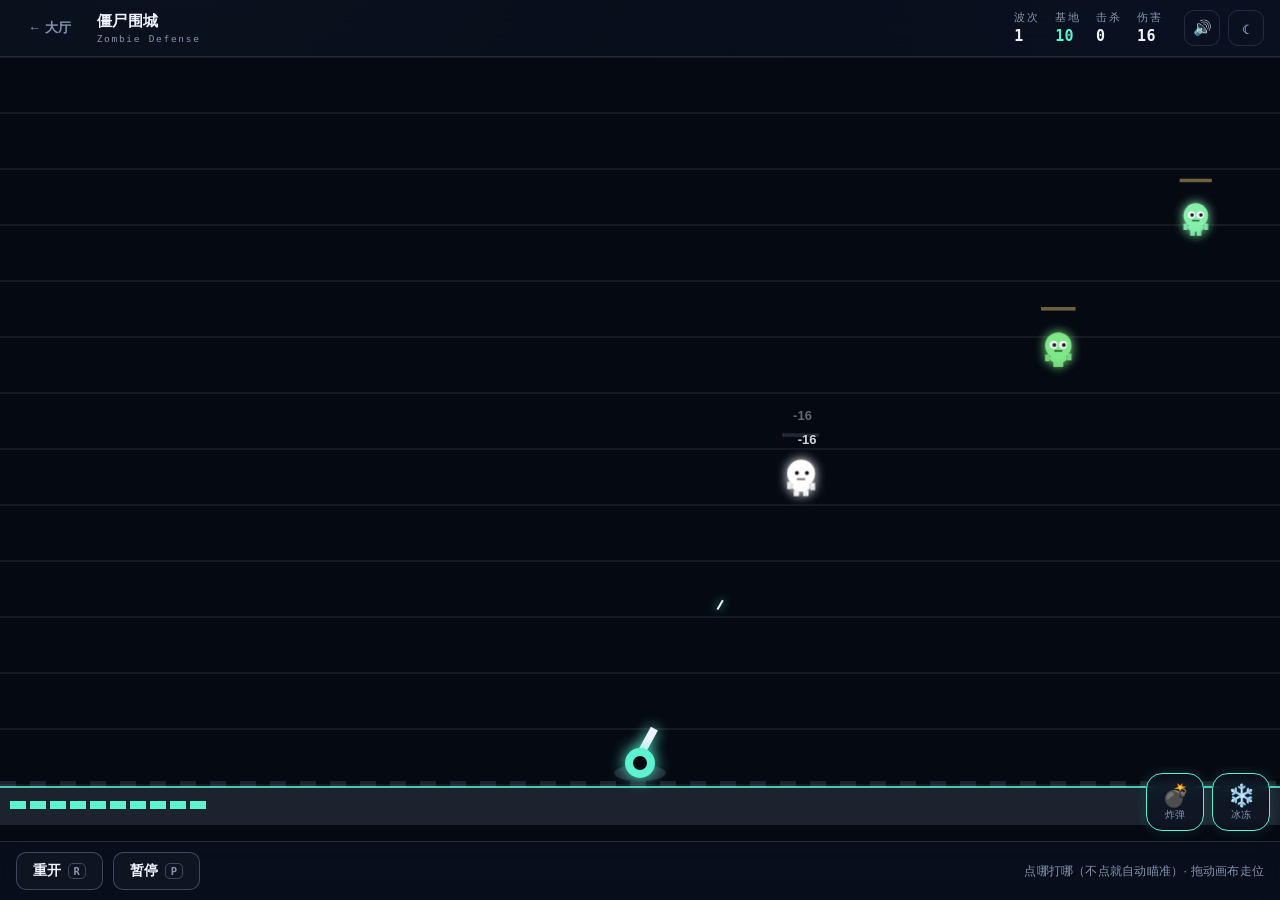
<file: games/zombies/index.html>
<!DOCTYPE html>
<html lang="zh-CN" data-theme="dark">
<head>
<meta charset="utf-8">
<meta name="viewport" content="width=device-width, initial-scale=1, viewport-fit=cover">
<title>僵尸围城 · 经典小游戏</title>
<link rel="stylesheet" href="../../assets/css/theme.css">
<link rel="icon" href="data:image/svg+xml,%3Csvg xmlns='http://www.w3.org/2000/svg' viewBox='0 0 32 32'%3E%3Crect width='32' height='32' rx='8' fill='%23050912'/%3E%3Cpath d='M16 6l10 20H6z' fill='none' stroke='%235df2d0' stroke-width='2.5'/%3E%3C/svg%3E">
<style>
  .up-grid { display: grid; gap: 8px; margin-top: 16px; }
  .up-grid .btn {
    display: flex; flex-direction: column; align-items: flex-start; gap: 3px;
    padding: 11px 14px; text-align: left; line-height: 1.35;
  }
  .up-grid .btn b { font-size: 13.5px; }
  .up-grid .btn span { font-size: 12px; color: var(--text-muted); font-weight: 400; }

  .skills {
    position: absolute; right: 10px; bottom: 10px;
    display: flex; gap: 8px; z-index: 3;
  }
  .skill {
    width: 58px; height: 58px; border-radius: 16px;
    border: 1px solid var(--line-bright);
    background: rgba(12, 20, 34, 0.72);
    color: var(--text);
    font-size: 22px; line-height: 1;
    display: flex; flex-direction: column; align-items: center; justify-content: center; gap: 3px;
    backdrop-filter: blur(6px);
  }
  .skill small { font-size: 10px; color: var(--text-muted); letter-spacing: 0.04em; }
  .skill.ready { border-color: var(--accent); box-shadow: 0 0 14px var(--accent-soft); }
  .skill.cooling { opacity: 0.55; }
  @media (max-width: 520px) {
    .skills { right: 8px; bottom: 8px; gap: 6px; }
    .skill { width: 50px; height: 50px; font-size: 19px; border-radius: 14px; }
  }
</style>
</head>
<body class="game-page">

<header class="topbar">
  <a class="back" href="../../index.html">← 大厅</a>
  <div class="game-title">僵尸围城<small>Zombie Defense</small></div>
  <div class="hud">
    <span class="stat">波次<b id="hudWave">1</b></span>
    <span class="stat">基地<b id="hudBase" class="accent">10</b></span>
    <span class="stat">击杀<b id="hudKills">0</b></span>
    <span class="stat">伤害<b id="hudDmg">16</b></span>
  </div>
  <div class="actions">
    <button class="icon-btn" id="btnSound" title="音效">🔊</button>
    <button class="icon-btn" id="btnTheme" title="主题">☾</button>
  </div>
</header>

<main class="stage-wrap" id="stage">
  <canvas id="c"></canvas>
  <div class="skills" id="skills">
    <button class="skill ready" id="btnBomb"><span>💣</span><small id="bombLabel">炸弹</small></button>
    <button class="skill ready" id="btnFreeze"><span>❄️</span><small id="freezeLabel">冰冻</small></button>
  </div>
  <div id="overlay"></div>
</main>

<footer class="toolbar">
  <button class="btn" id="btnRestart">重开 <kbd>R</kbd></button>
  <button class="btn" id="btnPause">暂停 <kbd>P</kbd></button>
  <span class="spacer"></span>
  <span class="note">点哪打哪（不点就自动瞄准）· 拖动画布走位</span>
</footer>

<script src="../../assets/js/core.js"></script>
<script>
(function () {
  'use strict';

  const canvas = document.getElementById('c');
  const $ = (id) => document.getElementById(id);
  const hud = {
    wave: $('hudWave'), base: $('hudBase'),
    kills: $('hudKills'), dmg: $('hudDmg')
  };

  CG.theme.bind($('btnTheme'));
  CG.soundButton($('btnSound'));

  let W = 0, H = 0, ctx = null;
  let paused = false, busy = false;

  const g = {
    wave: 1,
    base: 10,
    baseMax: 10,
    kills: 0,
    coins: 0,
    level: 1,
    need: 12,

    dmg: 16,
    rate: 0.28,
    multi: 1,
    pierce: 0,
    crit: 0.05,
    freeze: false,
    bulletSpeed: 900,

    zombies: [],
    bullets: [],
    particles: [],
    spawnTimer: 1.2,
    waveTimer: 30,
    fireTimer: 0,
    pending: 0,
    hero: { x: 0, y: 0, w: 30, h: 30 },
    aim: null,
    targetX: null,
    keys: { left: false, right: false },
    shake: 0,
    flash: 0,
    muzzle: 0,
    aimX: null,
    aimY: null,
    floats: [],
    skillBomb: 0,
    skillFreeze: 0
  };

  const prog = CG.progress('zombies');

  const UPGRADES = [
    { id: 'dmg', name: '火力强化', desc: () => '伤害 ' + Math.round(g.dmg) + ' → ' + Math.round(g.dmg * 1.2), apply: () => { g.dmg *= 1.2; } },
    { id: 'rate', name: '快速射击', desc: () => '射击间隔 ' + g.rate.toFixed(2) + 's → ' + Math.max(0.12, g.rate * 0.85).toFixed(2) + 's', apply: () => { g.rate = Math.max(0.12, g.rate * 0.85); } },
    { id: 'multi', name: '多重射击', desc: () => '同时攻击 ' + g.multi + ' → ' + Math.min(5, g.multi + 1) + ' 个目标', apply: () => { g.multi = Math.min(5, g.multi + 1); }, maxed: () => g.multi >= 5 },
    { id: 'pierce', name: '穿甲弹', desc: () => '穿透 ' + g.pierce + ' → ' + (g.pierce + 1) + ' 个僵尸', apply: () => { g.pierce += 1; } },
    { id: 'freeze', name: '冰霜弹', desc: '命中后减速 40%，持续 2 秒', apply: () => { g.freeze = true; }, maxed: () => g.freeze },
    { id: 'crit', name: '致命一击', desc: () => '暴击率 ' + Math.round(g.crit * 100) + '% → ' + Math.round(Math.min(0.7, g.crit + 0.1) * 100) + '%（双倍伤害）', apply: () => { g.crit = Math.min(0.7, g.crit + 0.1); }, maxed: () => g.crit >= 0.7 },
    { id: 'repair', name: '抢修基地', desc: '基地立刻恢复 2 点', apply: () => { g.base = Math.min(g.baseMax, g.base + 2); } },
    { id: 'speed', name: '高速弹', desc: '子弹飞行速度 +25%', apply: () => { g.bulletSpeed *= 1.25; } }
  ];

  const TYPES = {
    walker: { hp: 1, speed: 1, size: 30, colors: ['#7ee787', '#86efac', '#6ee7b7'], score: 1 },
    runner: { hp: 0.6, speed: 2.1, size: 26, colors: ['#ffd166', '#fbbf24', '#fde68a'], score: 1 },
    tank: { hp: 3.2, speed: 0.62, size: 42, colors: ['#ff9f6e', '#fb923c', '#fca5a5'], score: 2 },
    boss: { hp: 9, speed: 0.42, size: 60, colors: ['#ff5d78', '#f43f5e'], score: 6 }
  };

  function syncHud() {
    hud.wave.textContent = g.wave;
    hud.base.textContent = Math.max(0, g.base);
    hud.base.className = g.base <= 3 ? 'danger' : 'accent';
    hud.kills.textContent = g.kills;
    hud.dmg.textContent = Math.round(g.dmg);
    syncSkills();
  }

  function syncSkills() {
    const bomb = $('btnBomb');
    const freeze = $('btnFreeze');
    bomb.classList.toggle('cooling', g.skillBomb > 0);
    bomb.classList.toggle('ready', g.skillBomb <= 0);
    freeze.classList.toggle('cooling', g.skillFreeze > 0);
    freeze.classList.toggle('ready', g.skillFreeze <= 0);
    $('bombLabel').textContent = g.skillBomb > 0 ? Math.ceil(g.skillBomb) + 's' : '炸弹';
    $('freezeLabel').textContent = g.skillFreeze > 0 ? Math.ceil(g.skillFreeze) + 's' : '冰冻';
  }

  function reset() {
    g.wave = 1;
    g.base = g.baseMax;
    g.kills = 0;
    g.coins = 0;
    g.level = 1;
    g.need = 12;
    g.dmg = 16;
    g.rate = 0.28;
    g.multi = 1;
    g.pierce = 0;
    g.crit = 0.05;
    g.freeze = false;
    g.bulletSpeed = 900;
    g.zombies = [];
    g.bullets = [];
    g.particles = [];
    g.spawnTimer = 1.2;
    g.waveTimer = 24;
    g.fireTimer = 0;
    g.pending = 0;
    g.hero.x = W / 2;
    g.hero.y = H - 86;
    g.shake = 0;
    g.flash = 0;
    g.muzzle = 0;
    g.aimX = null;
    g.aimY = null;
    g.floats = [];
    g.skillBomb = 0;
    g.skillFreeze = 0;

    // 开局先给三只，别让画面空着
    for (let i = 0; i < 3; i++) {
      spawnZombie('walker');
      const z = g.zombies[g.zombies.length - 1];
      z.y = 90 + i * 130;
    }

    syncHud();
  }

  /* -------------------------------------------------- 僵尸 */

  function hpBase() { return 30 + g.wave * 16; }
  function speedBase() { return 34 + g.wave * 1.6; }

  function spawnZombie(type) {
    const t = TYPES[type];
    const size = t.size * (0.9 + Math.random() * 0.2);
    const x = 30 + Math.random() * (W - 60);
    const hp = hpBase() * t.hp * (type === 'boss' ? 1 : 1 + g.wave * 0.05);

    g.zombies.push({
      type,
      x, y: -size,
      w: size, h: size * 1.15,
      hp, maxHp: hp,
      speed: speedBase() * t.speed * (0.9 + Math.random() * 0.25),
      slowUntil: 0,
      wobble: Math.random() * Math.PI * 2,
      phase: Math.random() * Math.PI * 2,
      hit: 0,
      color: t.colors[Math.floor(Math.random() * t.colors.length)]
    });
  }

  function pickType() {
    const r = Math.random();
    if (r < 0.16 && g.wave >= 1) return 'runner';
    if (r < 0.32 && g.wave >= 2) return 'tank';
    return 'walker';
  }

  function damageZombie(z, amount) {
    z.hp -= amount;
    z.hit = 0.12;
    if (g.floats.length < 40) {
      g.floats.push({
        x: z.x + (Math.random() - 0.5) * z.w * 0.6,
        y: z.y + z.h * 0.15,
        text: '-' + Math.round(amount),
        life: 0.7,
        max: 0.7,
        big: amount >= g.dmg * 1.9
      });
    }
    if (z.hp <= 0) killZombie(z);
  }

  function killZombie(z) {
    const i = g.zombies.indexOf(z);
    if (i < 0) return;
    g.zombies.splice(i, 1);
    g.kills += 1;
    g.coins += TYPES[z.type].score;

    burst(z.x, z.y + z.h / 2, z.color, z.type === 'boss' ? 22 : 8);
    CG.sfx.step();

    while (g.coins >= g.need) {
      g.coins -= g.need;
      g.level += 1;
      g.need = 10 + g.level * 4;
      g.pending += 1;
    }
    syncHud();
  }

  function levelUp() {
    if (busy) return;
    busy = true;
    const pool = UPGRADES.filter((u) => !u.maxed || !u.maxed());
    const picks = [];
    const copy = pool.slice();
    while (picks.length < Math.min(3, copy.length)) {
      picks.push(copy.splice(Math.floor(Math.random() * copy.length), 1)[0]);
    }

    pickUpgrade(picks).then((choice) => {
      choice.apply();
      CG.sfx.ok();
      busy = false;
      syncHud();
    });
  }

  function pickUpgrade(picks) {
    return new Promise((resolve) => {
      const host = document.getElementById('overlay');
      host.innerHTML = '';

      const mask = document.createElement('div');
      mask.className = 'modal-mask';

      const card = document.createElement('div');
      card.className = 'modal';
      card.style.width = 'min(440px, 100%)';

      const title = document.createElement('h2');
      title.textContent = '升级 · 第 ' + g.level + ' 级';
      const sub = document.createElement('p');
      sub.textContent = '选一个强化，继续守住防线';

      const grid = document.createElement('div');
      grid.className = 'up-grid';

      picks.forEach((u) => {
        const b = document.createElement('button');
        b.className = 'btn';
        b.innerHTML = '<b>' + u.name + '</b><span>' + (typeof u.desc === 'function' ? u.desc() : u.desc) + '</span>';
        b.addEventListener('click', () => {
          host.classList.remove('show');
          host.innerHTML = '';
          resolve(u);
        });
        grid.appendChild(b);
      });

      card.appendChild(title);
      card.appendChild(sub);
      card.appendChild(grid);
      mask.appendChild(card);
      host.appendChild(mask);
      host.classList.add('show');
    });
  }

  /* -------------------------------------------------- 战斗 */

  function nearestTargets(n) {
    if (!g.zombies.length) return [];
    let sorted;

    if (g.aimX != null) {
      // 玩家点过屏幕：优先打离点击位置最近的
      sorted = g.zombies.slice().sort((a, b) => {
        const da = (a.x - g.aimX) * (a.x - g.aimX) + (a.y + a.h / 2 - g.aimY) * (a.y + a.h / 2 - g.aimY);
        const db = (b.x - g.aimX) * (b.x - g.aimX) + (b.y + b.h / 2 - g.aimY) * (b.y + b.h / 2 - g.aimY);
        return da - db;
      });
    } else {
      // 没点过就自动打最靠前（离基地最近）的
      sorted = g.zombies.slice().sort((a, b) => (b.y + b.h) - (a.y + a.h));
    }

    return sorted.slice(0, n);
  }

  function fire() {
    const targets = nearestTargets(g.multi);
    if (!targets.length) { g.aim = null; return; }

    const hx = g.hero.x;
    const hy = g.hero.y - 12;
    const nowTs = performance.now();

    targets.forEach((z) => {
      // 提前量：僵尸一直在往下走，直接瞄准当前位置会打空
      let tx = z.x;
      let ty = z.y + z.h / 2;
      for (let i = 0; i < 3; i++) {
        const dist = Math.hypot(tx - hx, ty - hy) || 1;
        const flight = dist / g.bulletSpeed;
        const slow = nowTs < z.slowUntil ? 0.6 : 1;
        ty = z.y + z.h / 2 + z.speed * slow * flight;
        tx = z.x;
      }

      const dx = tx - hx, dy = ty - hy;
      const len = Math.hypot(dx, dy) || 1;
      const crit = Math.random() < g.crit;

      g.bullets.push({
        x: hx, y: hy,
        vx: (dx / len) * g.bulletSpeed,
        vy: (dy / len) * g.bulletSpeed,
        dmg: g.dmg * (crit ? 2 : 1),
        crit,
        pierce: g.pierce,
        freeze: g.freeze
      });
    });

    g.shots = (g.shots || 0) + targets.length;
    g.aim = targets[0];
    g.muzzle = 0.09;
    CG.audio.tone(660, 0.03, { type: 'square', vol: 0.012 });
  }

  function burst(x, y, color, n) {
    for (let i = 0; i < n; i++) {
      const a = Math.random() * Math.PI * 2;
      const sp = 40 + Math.random() * 150;
      g.particles.push({
        x, y, vx: Math.cos(a) * sp, vy: Math.sin(a) * sp,
        life: 0.35 + Math.random() * 0.3, max: 0.65, color
      });
    }
    if (g.particles.length > 220) g.particles.splice(0, g.particles.length - 220);
  }

  function hurtBase(amount) {
    g.base -= amount;
    g.shake = 0.35;
    g.flash = 0.3;
    CG.sfx.bad();
    syncHud();
    if (g.base <= 0) gameOver();
  }

  async function gameOver() {
    if (busy) return;
    busy = true;
    CG.sfx.lose();
    prog.reach(Math.max(prog.data.max, g.wave));
    prog.win(g.kills);
    const r = await CG.ui.modal({
      title: '基地失守',
      text: '守到第 <b>' + g.wave + '</b> 波，击杀 <b>' + g.kills + '</b> 只<br>历史最佳：第 ' + prog.data.max + ' 波 · 最高击杀 ' + prog.data.best,
      actions: [
        { label: '再来一局', value: 'retry', primary: true },
        { label: '回到大厅', value: 'exit' }
      ]
    });
    busy = false;
    if (r === 'retry') reset();
    else location.href = '../../index.html';
  }

  /* -------------------------------------------------- 更新 */

  function update(dt) {
    if (paused || busy) return;

    const t = performance.now();
    g.shake = Math.max(0, g.shake - dt);
    g.muzzle = Math.max(0, g.muzzle - dt);
    g.flash = Math.max(0, g.flash - dt);

    // 技能冷却
    if (g.skillBomb > 0) g.skillBomb = Math.max(0, g.skillBomb - dt);
    if (g.skillFreeze > 0) g.skillFreeze = Math.max(0, g.skillFreeze - dt);
    g.skillHud = (g.skillHud || 0) + dt;
    if (g.skillHud > 0.2) { g.skillHud = 0; syncSkills(); }

    // 飘字
    for (let i = g.floats.length - 1; i >= 0; i--) {
      const f = g.floats[i];
      f.y -= 42 * dt;
      f.life -= dt;
      if (f.life <= 0) g.floats.splice(i, 1);
    }

    // 英雄走位
    const sp = 320;
    if (g.keys.left) g.hero.x -= sp * dt;
    if (g.keys.right) g.hero.x += sp * dt;
    if (g.targetX != null) {
      g.hero.x += (g.targetX - g.hero.x) * Math.min(1, dt * 14);
    }
    g.hero.x = CG.util.clamp(g.hero.x, 24, W - 24);
    g.hero.y = H - 86;

    // 波次推进
    g.waveTimer -= dt;
    if (g.waveTimer <= 0) {
      g.wave += 1;
      g.waveTimer = 24;
      if (g.wave % 5 === 0) {
        spawnZombie('boss');
        CG.ui.toast('第 ' + g.wave + ' 波 · 巨型僵尸出现');
      } else {
        CG.ui.toast('第 ' + g.wave + ' 波');
      }
      syncHud();
    }

    // 刷怪
    g.spawnTimer -= dt;
    if (g.spawnTimer <= 0) {
      g.spawnTimer = Math.max(0.4, 0.8 - g.wave * 0.05) * (0.8 + Math.random() * 0.3);
      const count = 1 + (g.wave >= 6 && Math.random() < 0.3 ? 1 : 0);
      for (let i = 0; i < count; i++) spawnZombie(pickType());
    }

    // 僵尸前进
    const baseLine = H - 54;
    for (let i = g.zombies.length - 1; i >= 0; i--) {
      const z = g.zombies[i];
      z.hit = Math.max(0, z.hit - dt);
      const slow = t < z.slowUntil ? 0.6 : 1;
      z.y += z.speed * slow * dt;
      z.wobble += dt * 3;
      z.phase += dt * (3 + z.speed * 0.12);
      z.x += Math.sin(z.wobble) * 6 * dt;

      if (z.y + z.h >= baseLine) {
        g.zombies.splice(i, 1);
        burst(z.x, baseLine - 10, z.color, 10);
        hurtBase(z.type === 'boss' ? 3 : 1);
        if (busy) return;
      }
    }

    // 自动开火
    g.fireTimer -= dt;
    if (g.fireTimer <= 0) {
      g.fireTimer = g.rate;
      fire();
    }

    // 子弹（分步推进 + 扫掠判定，速度快也不会穿模）
    for (let i = g.bullets.length - 1; i >= 0; i--) {
      const b = g.bullets[i];
      const travel = Math.hypot(b.vx, b.vy) * dt;
      const steps = Math.max(1, Math.ceil(travel / 7));
      const sdt = dt / steps;
      let gone = false;

      for (let s = 0; s < steps && !gone; s++) {
        b.x += b.vx * sdt;
        b.y += b.vy * sdt;

        if (b.y < -30 || b.y > H + 30 || b.x < -30 || b.x > W + 30) {
          g.bullets.splice(i, 1);
          gone = true;
          break;
        }

        for (const z of g.zombies) {
          if (b.x > z.x - z.w / 2 && b.x < z.x + z.w / 2 &&
              b.y > z.y && b.y < z.y + z.h) {
            g.hits = (g.hits || 0) + 1;
            damageZombie(z, b.dmg);
            if (b.freeze) z.slowUntil = t + 2000;
            if (b.pierce > 0) b.pierce -= 1;
            else {
              g.bullets.splice(i, 1);
              gone = true;
            }
            break;
          }
        }
      }
    }

    // 粒子
    for (let i = g.particles.length - 1; i >= 0; i--) {
      const p = g.particles[i];
      p.x += p.vx * dt;
      p.y += p.vy * dt;
      p.vy += 160 * dt;
      p.life -= dt;
      if (p.life <= 0) g.particles.splice(i, 1);
    }

    // 攒够经验就弹升级（一次只弹一个）
    if (g.pending > 0 && !busy) {
      g.pending -= 1;
      levelUp();
    }
  }

  /* -------------------------------------------------- 绘制 */

  const zombieCache = new Map();

  /** 把僵尸画进离屏 canvas（按步态分 8 档），每帧只 drawImage */
  function drawZombieShape(g2, t, w, h, color, swing) {
    const headR = w * (t === 'tank' ? 0.42 : t === 'runner' ? 0.38 : 0.44);
    const headY = -h * 0.14;
    const bodyW = w * (t === 'tank' ? 0.74 : t === 'runner' ? 0.5 : 0.6);
    const bodyH = h * (t === 'tank' ? 0.3 : 0.26);
    const bodyTop = headY + headR * 0.62;

    // 影子
    g2.fillStyle = 'rgba(0,0,0,0.28)';
    g2.beginPath();
    g2.ellipse(0, h * 0.46, w * 0.4, h * 0.07, 0, 0, Math.PI * 2);
    g2.fill();

    g2.shadowColor = color;
    g2.shadowBlur = 11;

    // 腿
    g2.fillStyle = color;
    g2.globalAlpha = 0.92;
    const legW = w * 0.17;
    const legH = h * 0.15;
    const legTop = bodyTop + bodyH * 0.92;
    g2.fillRect(-w * 0.2 + swing * w * 0.05, legTop, legW, legH);
    g2.fillRect(w * 0.03 - swing * w * 0.05, legTop, legW, legH);

    // 身体（圆润）
    g2.globalAlpha = 0.97;
    const br = bodyW * 0.34;
    g2.beginPath();
    g2.moveTo(-bodyW / 2 + br, bodyTop);
    g2.arcTo(bodyW / 2, bodyTop, bodyW / 2, bodyTop + bodyH, br);
    g2.arcTo(bodyW / 2, bodyTop + bodyH, -bodyW / 2, bodyTop + bodyH, br);
    g2.arcTo(-bodyW / 2, bodyTop + bodyH, -bodyW / 2, bodyTop, br);
    g2.arcTo(-bodyW / 2, bodyTop, bodyW / 2, bodyTop, br);
    g2.closePath();
    g2.fill();

    // 手臂
    g2.globalAlpha = 0.88;
    const armW = w * 0.15;
    const armH = h * 0.2;
    const armY = bodyTop + h * 0.01;
    g2.fillRect(-bodyW / 2 - armW * 0.95, armY + swing * h * 0.02, armW, armH);
    g2.fillRect(bodyW / 2 - armW * 0.05, armY - swing * h * 0.02, armW, armH);

    // 大头
    g2.globalAlpha = 1;
    g2.beginPath();
    g2.arc(0, headY, headR, 0, Math.PI * 2);
    g2.fill();
    g2.shadowBlur = 0;

    // 白眼球 + 瞳孔
    const eyeR = headR * 0.3;
    g2.fillStyle = 'rgba(255,255,255,0.94)';
    g2.beginPath();
    g2.arc(-headR * 0.36, headY - headR * 0.06, eyeR, 0, Math.PI * 2);
    g2.arc(headR * 0.36, headY - headR * 0.06, eyeR, 0, Math.PI * 2);
    g2.fill();

    g2.fillStyle = t === 'boss' ? '#ffd166' : 'rgba(5,9,18,0.94)';
    g2.beginPath();
    g2.arc(-headR * 0.3, headY - headR * 0.04, eyeR * 0.48, 0, Math.PI * 2);
    g2.arc(headR * 0.42, headY - headR * 0.04, eyeR * 0.48, 0, Math.PI * 2);
    g2.fill();

    // 嘴：两颗小牙
    g2.fillStyle = 'rgba(5,9,18,0.55)';
    g2.fillRect(-headR * 0.3, headY + headR * 0.34, headR * 0.6, Math.max(1.6, headR * 0.14));

    // 配件
    if (t === 'runner') {
      // 头巾
      g2.fillStyle = 'rgba(5,9,18,0.45)';
      g2.fillRect(-headR * 0.95, headY - headR * 0.72, headR * 1.9, headR * 0.26);
    }
    if (t === 'tank') {
      // 头盔
      g2.fillStyle = 'rgba(5,9,18,0.35)';
      g2.beginPath();
      g2.arc(0, headY, headR * 1.06, Math.PI * 1.05, Math.PI * 1.95);
      g2.fill();
      // 胸甲
      g2.fillRect(-bodyW * 0.36, bodyTop + bodyH * 0.18, bodyW * 0.72, bodyH * 0.34);
    }
    if (t === 'boss') {
      // 肩刺
      g2.fillStyle = color;
      for (let i = -1; i <= 1; i += 2) {
        g2.beginPath();
        g2.moveTo(i * bodyW * 0.5, bodyTop + h * 0.03);
        g2.lineTo(i * bodyW * 0.66, bodyTop - h * 0.1);
        g2.lineTo(i * bodyW * 0.36, bodyTop + h * 0.03);
        g2.closePath();
        g2.fill();
      }
      // 皇冠
      g2.fillStyle = '#ffd166';
      g2.beginPath();
      g2.moveTo(-headR * 0.62, headY - headR * 0.85);
      g2.lineTo(-headR * 0.4, headY - headR * 1.45);
      g2.lineTo(0, headY - headR * 0.92);
      g2.lineTo(headR * 0.4, headY - headR * 1.45);
      g2.lineTo(headR * 0.62, headY - headR * 0.85);
      g2.closePath();
      g2.fill();
    }
  }

  function drawZombie(z, c) {
    const t = z.type;
    const w = z.w, h = z.h;
    const color = z.hit > 0 ? '#ffffff' : z.color;
    const step = Math.round(((z.phase % (Math.PI * 2)) / (Math.PI * 2)) * 8) % 8;
    const key = t + '|' + color + '|' + step + '|' + Math.round(w);

    let spr = zombieCache.get(key);
    if (!spr) {
      const dpr = Math.min(window.devicePixelRatio || 1, 2);
      const G = 12;
      const cssW = w + G * 2;
      const cssH = h + G * 2;
      const cv = document.createElement('canvas');
      cv.width = Math.round(cssW * dpr);
      cv.height = Math.round(cssH * dpr);
      const c2 = cv.getContext('2d');
      c2.scale(dpr, dpr);
      c2.translate(G + w / 2, G + h / 2);
      drawZombieShape(c2, t, w, h, color, Math.sin((step / 8) * Math.PI * 2));
      spr = { cv, w: cssW, h: cssH, g: G };
      zombieCache.set(key, spr);
    }

    ctx.drawImage(spr.cv, z.x - w / 2 - spr.g, z.y + h / 2 - spr.g, spr.w, spr.h);

    // 血条：一直显示，残血变红
    {
      const bwid = Math.max(w * 1.15, 22);
      const bxx = z.x - bwid / 2;
      const byy = z.y - 9;
      const ratio = Math.max(0, z.hp / z.maxHp);
      ctx.globalAlpha = ratio < 1 ? 0.95 : 0.4;
      ctx.fillStyle = c.line;
      ctx.fillRect(bxx, byy, bwid, 3.5);
      ctx.fillStyle = ratio < 0.35 ? c.danger : t === 'boss' ? c.danger : c.hint;
      ctx.fillRect(bxx, byy, bwid * ratio, 3.5);
      ctx.globalAlpha = 1;
    }
  }

  function draw() {
    const c = CG.colors();
    ctx.save();
    if (g.shake > 0) {
      const s = g.shake * 8;
      ctx.translate((Math.random() - 0.5) * s, (Math.random() - 0.5) * s);
    }

    ctx.fillStyle = c.bg;
    ctx.fillRect(-20, -20, W + 40, H + 40);

    // 背景网格
    ctx.strokeStyle = c.line;
    ctx.lineWidth = 1;
    for (let y = 0; y < H; y += 56) {
      ctx.beginPath();
      ctx.moveTo(0, y);
      ctx.lineTo(W, y);
      ctx.stroke();
    }

    if (g.flash > 0) {
      ctx.fillStyle = 'rgba(255,93,120,' + (g.flash * 0.3) + ')';
      ctx.fillRect(0, 0, W, H);
    }

    // 基地墙
    const baseLine = H - 54;
    ctx.fillStyle = c.light ? 'rgba(45,72,100,0.16)' : 'rgba(164,190,225,0.14)';
    ctx.fillRect(0, baseLine, W, 38);
    // 城墙垛口
    for (let x = 0; x < W; x += 30) ctx.fillRect(x, baseLine - 6, 16, 6);
    ctx.strokeStyle = c.accent;
    ctx.globalAlpha = 0.8;
    ctx.lineWidth = 2;
    ctx.beginPath();
    ctx.moveTo(0, baseLine);
    ctx.lineTo(W, baseLine);
    ctx.stroke();
    ctx.globalAlpha = 1;

    // 基地血量小格
    const segW = 16;
    for (let i = 0; i < g.baseMax; i++) {
      const x = 10 + i * (segW + 4);
      ctx.fillStyle = i < g.base ? c.accent : c.line;
      ctx.fillRect(x, baseLine + 14, segW, 8);
    }

    // 僵尸
    g.zombies.forEach((z) => drawZombie(z, c));

    // 子弹
    g.bullets.forEach((b) => {
      ctx.strokeStyle = b.crit ? c.hint : c.text;
      ctx.lineWidth = b.crit ? 3 : 2;
      ctx.shadowColor = b.crit ? c.hint : c.accent;
      ctx.shadowBlur = c.light ? 0 : 10;
      ctx.beginPath();
      ctx.moveTo(b.x, b.y);
      ctx.lineTo(b.x - b.vx * 0.012, b.y - b.vy * 0.012);
      ctx.stroke();
      ctx.shadowBlur = 0;
    });

    // 粒子
    g.particles.forEach((p) => {
      ctx.globalAlpha = Math.max(0, p.life / p.max);
      ctx.fillStyle = p.color;
      ctx.fillRect(p.x - 2, p.y - 2, 4, 4);
    });
    ctx.globalAlpha = 1;

    // 伤害飘字
    ctx.textAlign = 'center';
    ctx.textBaseline = 'middle';
    g.floats.forEach((f) => {
      ctx.globalAlpha = Math.max(0, f.life / f.max);
      ctx.fillStyle = f.big ? c.hint : c.text;
      ctx.font = (f.big ? '700 ' : '600 ') + Math.round(f.big ? 17 : 13) + 'px ' + getComputedStyle(document.body).fontFamily;
      ctx.fillText(f.text, f.x, f.y);
    });
    ctx.globalAlpha = 1;

    // 瞄准点
    if (g.aimX != null) {
      const pulse = 8 + 3 * Math.sin(performance.now() / 160);
      ctx.strokeStyle = c.accent;
      ctx.globalAlpha = 0.75;
      ctx.lineWidth = 2;
      ctx.beginPath();
      ctx.arc(g.aimX, g.aimY, pulse, 0, Math.PI * 2);
      ctx.stroke();
      ctx.beginPath();
      ctx.moveTo(g.aimX - pulse - 5, g.aimY);
      ctx.lineTo(g.aimX - pulse + 2, g.aimY);
      ctx.moveTo(g.aimX + pulse - 2, g.aimY);
      ctx.lineTo(g.aimX + pulse + 5, g.aimY);
      ctx.moveTo(g.aimX, g.aimY - pulse - 5);
      ctx.lineTo(g.aimX, g.aimY - pulse + 2);
      ctx.moveTo(g.aimX, g.aimY + pulse - 2);
      ctx.lineTo(g.aimX, g.aimY + pulse + 5);
      ctx.stroke();
      ctx.globalAlpha = 1;
    }

    // 英雄
    const hx = g.hero.x, hy = g.hero.y;
    const aim = g.aim && g.zombies.includes(g.aim) ? g.aim : nearestTargets(1)[0];
    let angle = -Math.PI / 2;
    if (aim) angle = Math.atan2((aim.y + aim.h / 2) - hy, aim.x - hx);

    // 底座
    ctx.fillStyle = c.light ? 'rgba(45,72,100,0.18)' : 'rgba(164,190,225,0.16)';
    ctx.beginPath();
    ctx.ellipse(hx, hy + 18, 26, 8, 0, 0, Math.PI * 2);
    ctx.fill();

    // 炮管
    ctx.save();
    ctx.translate(hx, hy);
    ctx.rotate(angle + Math.PI / 2);
    ctx.fillStyle = c.text;
    ctx.shadowColor = c.accent;
    ctx.shadowBlur = c.light ? 0 : 14;
    ctx.fillRect(-4, -30, 8, 30);
    ctx.shadowBlur = 0;

    // 炮口火焰
    if (g.muzzle > 0) {
      ctx.fillStyle = c.hint;
      ctx.globalAlpha = Math.min(1, g.muzzle * 12);
      ctx.beginPath();
      ctx.arc(0, -32, 7, 0, Math.PI * 2);
      ctx.fill();
      ctx.globalAlpha = 1;
    }
    ctx.restore();

    // 炮塔
    ctx.fillStyle = c.accent;
    ctx.shadowColor = c.accent;
    ctx.shadowBlur = c.light ? 0 : 16;
    ctx.beginPath();
    ctx.arc(hx, hy + 8, 15, 0, Math.PI * 2);
    ctx.fill();
    ctx.shadowBlur = 0;
    ctx.fillStyle = c.bg;
    ctx.beginPath();
    ctx.arc(hx, hy + 8, 7, 0, Math.PI * 2);
    ctx.fill();

    ctx.restore();
  }

  /* -------------------------------------------------- 循环 */

  CG.loop((dt) => {
    const fit = CG.util.fit(canvas);
    ctx = fit.ctx;
    if (fit.w !== W || fit.h !== H) {
      const first = W === 0;
      W = fit.w; H = fit.h;
      if (first) reset();
    }
    update(dt);
    draw();
  });

  /* -------------------------------------------------- 输入 */

  document.addEventListener('keydown', (e) => {
    if (e.key === 'ArrowLeft' || e.key === 'a') { g.keys.left = true; g.targetX = null; }
    if (e.key === 'ArrowRight' || e.key === 'd') { g.keys.right = true; g.targetX = null; }
    if (e.key === 'r' || e.key === 'R') { if (!busy) reset(); }
    if (e.key === 'p' || e.key === 'P') togglePause();
  });
  document.addEventListener('keyup', (e) => {
    if (e.key === 'ArrowLeft' || e.key === 'a') g.keys.left = false;
    if (e.key === 'ArrowRight' || e.key === 'd') g.keys.right = false;
  });

  canvas.addEventListener('pointerdown', (e) => {
    const r = canvas.getBoundingClientRect();
    g.aimX = e.clientX - r.left;
    g.aimY = e.clientY - r.top;
    g.targetX = g.aimX;
  });

  canvas.addEventListener('pointermove', (e) => {
    if (!e.buttons) return;
    const r = canvas.getBoundingClientRect();
    g.targetX = e.clientX - r.left;
  });

  canvas.addEventListener('dblclick', () => { g.aimX = null; g.aimY = null; });

  /* -------------------------------------------------- 技能 */

  function useBomb() {
    if (busy || g.skillBomb > 0) return;
    g.skillBomb = 18;
    g.flash = 0.35;
    g.shake = 0.45;
    const dmg = g.dmg * 6;
    g.zombies.slice().forEach((z) => {
      burst(z.x, z.y + z.h / 2, '#ffd166', 6);
      damageZombie(z, dmg);
    });
    CG.sfx.hit();
    syncHud();
    CG.ui.toast('炸弹！全场伤害 ' + Math.round(dmg));
  }

  function useFreeze() {
    if (busy || g.skillFreeze > 0) return;
    g.skillFreeze = 22;
    const until = performance.now() + 4000;
    g.zombies.forEach((z) => { z.slowUntil = Math.max(z.slowUntil, until); });
    CG.sfx.ok();
    syncHud();
    CG.ui.toast('冰冻 4 秒');
  }

  $('btnBomb').addEventListener('click', useBomb);
  $('btnFreeze').addEventListener('click', useFreeze);

  async function togglePause() {
    if (busy || paused) return;
    paused = true;
    await CG.ui.modal({ title: '已暂停', text: '按 P 或点击继续。', actions: [{ label: '继续', value: 'ok', primary: true }] });
    paused = false;
  }

  $('btnRestart').addEventListener('click', () => { if (!busy) reset(); });
  $('btnPause').addEventListener('click', togglePause);

  // 调试钩子
  g.debugSpawn = spawnZombie;
  g.debugState = () => ({ zombies: g.zombies.length, bullets: g.bullets.length, base: g.base, kills: g.kills, level: g.level, shots: g.shots || 0, hits: g.hits || 0, hero: { x: Math.round(g.hero.x), y: Math.round(g.hero.y) }, z0: g.zombies[0] ? { x: Math.round(g.zombies[0].x), y: Math.round(g.zombies[0].y), w: Math.round(g.zombies[0].w) } : null, b0: g.bullets[0] ? { x: Math.round(g.bullets[0].x), y: Math.round(g.bullets[0].y), vx: Math.round(g.bullets[0].vx), vy: Math.round(g.bullets[0].vy) } : null, W: W, H: H });
  window.__game = g;
})();
</script>
<script>
(function () {
  setTimeout(function () {
    if (window.__game) return;
    var d = document.createElement('div');
    d.style.cssText = 'position:fixed;left:0;right:0;top:0;bottom:0;z-index:99999;display:-webkit-box;display:flex;-webkit-box-align:center;align-items:center;justify-content:center;padding:24px;background:#050912;color:#eef4ff;font:14px/1.8 -apple-system,"PingFang SC","Microsoft YaHei",sans-serif;text-align:center';
    d.innerHTML = '<div>这个浏览器内核太旧，跑不动这个游戏。<br>请换 Chrome / Safari / UC 打开，或者点右上角「···」用系统浏览器打开。</div>';
    document.body.appendChild(d);
  }, 2500);
})();
</script></body>
</html>
</file>
<file: assets/css/theme.css>
/* ==========================================================================
   classic-games · 共享主题
   霓虹极简 / 白天纸感双主题，风格与 arrow-maze 保持一致
   ========================================================================== */

:root {
  --bg: #050912;
  --bg-glow-a: rgba(93, 242, 208, 0.10);
  --bg-glow-b: rgba(96, 140, 255, 0.10);
  --panel: rgba(9, 16, 30, 0.78);
  --panel-strong: rgba(11, 19, 34, 0.97);
  --line: rgba(164, 190, 225, 0.16);
  --line-bright: rgba(164, 190, 225, 0.3);
  --text: #eef4ff;
  --text-muted: #8695ae;
  --accent: #5df2d0;
  --accent-soft: rgba(93, 242, 208, 0.13);
  --accent-ink: #04120f;
  --hint: #ffd166;
  --danger: #ff5d78;
  --violet: #a78bfa;
  --shadow: 0 20px 50px rgba(0, 0, 0, 0.45);
  --font-ui: "Segoe UI", "PingFang SC", "Hiragino Sans GB", "Microsoft YaHei", sans-serif;
  --font-mono: "Cascadia Code", "SFMono-Regular", Consolas, "Roboto Mono", monospace;
  --safe-top: env(safe-area-inset-top, 0px);
  --safe-bottom: env(safe-area-inset-bottom, 0px);
}

html[data-theme="light"] {
  --bg: #eaf0f8;
  --bg-glow-a: rgba(11, 143, 120, 0.12);
  --bg-glow-b: rgba(70, 110, 200, 0.12);
  --panel: rgba(255, 255, 255, 0.8);
  --panel-strong: rgba(250, 252, 255, 0.98);
  --line: rgba(45, 72, 100, 0.15);
  --line-bright: rgba(45, 72, 100, 0.28);
  --text: #1b2a3a;
  --text-muted: #5e7087;
  --accent: #0b8f78;
  --accent-soft: rgba(11, 143, 120, 0.1);
  --accent-ink: #f2fffb;
  --hint: #a86b16;
  --danger: #d92b47;
  --violet: #6d4bd6;
  --shadow: 0 18px 40px rgba(30, 50, 80, 0.16);
}

* { box-sizing: border-box; }

html, body { height: 100%; }

body {
  margin: 0;
  font-family: var(--font-ui);
  color: var(--text);
  background-color: var(--bg);
  background-image:
    radial-gradient(900px 600px at 12% -10%, var(--bg-glow-a), transparent 70%),
    radial-gradient(700px 500px at 92% 0%, var(--bg-glow-b), transparent 65%);
  background-attachment: fixed;
  -webkit-font-smoothing: antialiased;
  -webkit-tap-highlight-color: transparent;
  transition: background-color 0.25s ease, color 0.25s ease;
}

a { color: inherit; text-decoration: none; }

button {
  font: inherit;
  color: inherit;
  border: 0;
  background: none;
  cursor: pointer;
}

kbd {
  font-family: var(--font-mono);
  font-size: 0.78em;
  padding: 1px 5px;
  border-radius: 5px;
  border: 1px solid var(--line-bright);
  color: var(--text-muted);
}

/* ------------------------------------------------------------------ 按钮 */

.btn {
  display: inline-flex;
  align-items: center;
  justify-content: center;
  gap: 6px;
  padding: 9px 16px;
  border-radius: 10px;
  border: 1px solid var(--line-bright);
  background: rgba(255, 255, 255, 0.03);
  color: var(--text);
  font-size: 13.5px;
  font-weight: 600;
  letter-spacing: 0.02em;
  transition: transform 0.12s ease, border-color 0.15s ease, background 0.15s ease;
  white-space: nowrap;
}

.btn:hover { border-color: var(--accent); }
.btn:active { transform: translateY(1px) scale(0.99); }

.btn.primary {
  background: var(--accent);
  border-color: var(--accent);
  color: var(--accent-ink);
}

.btn.primary:hover { filter: brightness(1.06); }

.btn.ghost { border-color: transparent; color: var(--text-muted); }
.btn.ghost:hover { color: var(--text); border-color: var(--line-bright); }

.icon-btn {
  width: 36px;
  height: 36px;
  display: inline-grid;
  place-items: center;
  border-radius: 10px;
  border: 1px solid var(--line);
  color: var(--text-muted);
  font-size: 15px;
  transition: color 0.15s ease, border-color 0.15s ease;
}

.icon-btn:hover { color: var(--text); border-color: var(--line-bright); }

/* ------------------------------------------------------------- 门户页面 */

.shell {
  max-width: 1180px;
  margin: 0 auto;
  padding: calc(28px + var(--safe-top)) 22px calc(56px + var(--safe-bottom));
}

.hero {
  display: flex;
  align-items: flex-end;
  justify-content: space-between;
  gap: 24px;
  flex-wrap: wrap;
  padding-bottom: 26px;
  border-bottom: 1px solid var(--line);
}

.brand-mark {
  display: flex;
  align-items: center;
  gap: 12px;
  font-family: var(--font-mono);
  font-size: 12px;
  letter-spacing: 0.32em;
  text-transform: uppercase;
  color: var(--accent);
}

.brand-mark::before {
  content: "";
  width: 26px;
  height: 1px;
  background: currentColor;
  box-shadow: 0 0 12px currentColor;
}

.hero h1 {
  margin: 14px 0 8px;
  font-size: clamp(30px, 5vw, 46px);
  font-weight: 700;
  letter-spacing: -0.02em;
  line-height: 1.1;
}

.hero h1 em {
  font-style: normal;
  color: var(--accent);
  text-shadow: 0 0 26px var(--accent-soft);
}

.hero p {
  margin: 0;
  max-width: 46ch;
  color: var(--text-muted);
  font-size: 14.5px;
  line-height: 1.7;
}

.hero-side {
  display: flex;
  align-items: center;
  gap: 10px;
  padding-bottom: 6px;
}

/* 筛选 */
.filters {
  display: flex;
  gap: 8px;
  flex-wrap: wrap;
  margin: 26px 0 22px;
}

.chip {
  padding: 8px 15px;
  border-radius: 999px;
  border: 1px solid var(--line);
  color: var(--text-muted);
  font-size: 13px;
  font-weight: 600;
  transition: all 0.16s ease;
}

.chip:hover { color: var(--text); border-color: var(--line-bright); }

.chip[aria-pressed="true"] {
  color: var(--accent);
  border-color: var(--accent);
  background: var(--accent-soft);
}

/* 卡片网格 */
.grid {
  display: grid;
  grid-template-columns: repeat(auto-fill, minmax(268px, 1fr));
  gap: 16px;
}

.card {
  position: relative;
  display: flex;
  flex-direction: column;
  gap: 14px;
  padding: 18px;
  border-radius: 16px;
  border: 1px solid var(--line);
  background: var(--panel);
  backdrop-filter: blur(10px);
  overflow: hidden;
  transition: transform 0.18s ease, border-color 0.18s ease, box-shadow 0.18s ease;
}

.card::after {
  content: "";
  position: absolute;
  inset: -1px;
  border-radius: inherit;
  background: radial-gradient(320px 160px at 20% 0%, var(--accent-soft), transparent 70%);
  opacity: 0;
  transition: opacity 0.2s ease;
  pointer-events: none;
}

.card:hover {
  transform: translateY(-3px);
  border-color: var(--line-bright);
  box-shadow: var(--shadow);
}

.card:hover::after { opacity: 1; }

.card-top {
  display: flex;
  align-items: center;
  gap: 12px;
}

.card-icon {
  width: 46px;
  height: 46px;
  flex: none;
  display: grid;
  place-items: center;
  border-radius: 12px;
  border: 1px solid var(--line);
  background: rgba(255, 255, 255, 0.03);
  color: var(--accent);
}

html[data-theme="light"] .card-icon { background: rgba(15, 40, 60, 0.03); }

.card-icon svg { width: 26px; height: 26px; }

.card-name {
  font-size: 16px;
  font-weight: 700;
  letter-spacing: 0.01em;
}

.card-en {
  font-family: var(--font-mono);
  font-size: 10.5px;
  letter-spacing: 0.16em;
  text-transform: uppercase;
  color: var(--text-muted);
  margin-top: 3px;
}

.card-desc {
  color: var(--text-muted);
  font-size: 13px;
  line-height: 1.6;
  min-height: 42px;
}

.card-foot {
  display: flex;
  align-items: center;
  justify-content: space-between;
  gap: 10px;
  margin-top: auto;
  padding-top: 12px;
  border-top: 1px solid var(--line);
}

.tag {
  font-size: 11.5px;
  color: var(--text-muted);
  padding: 3px 9px;
  border-radius: 999px;
  border: 1px solid var(--line);
  white-space: nowrap;
}

.dots { display: inline-flex; gap: 4px; align-items: center; }

.dots i {
  width: 6px;
  height: 6px;
  border-radius: 50%;
  background: var(--line-bright);
}

.dots i.on { background: var(--accent); box-shadow: 0 0 8px var(--accent); }

.play {
  font-size: 13px;
  font-weight: 700;
  color: var(--accent);
  display: inline-flex;
  align-items: center;
  gap: 5px;
}

.play::after { content: "→"; transition: transform 0.16s ease; }
.card:hover .play::after { transform: translateX(3px); }

.foot {
  margin-top: 44px;
  padding-top: 20px;
  border-top: 1px solid var(--line);
  display: flex;
  justify-content: space-between;
  gap: 16px;
  flex-wrap: wrap;
  color: var(--text-muted);
  font-size: 12.5px;
  line-height: 1.7;
}

/* ------------------------------------------------------------- 游戏页面 */

.game-page {
  display: flex;
  flex-direction: column;
  height: 100vh;
  height: 100dvh;
  overflow: hidden;
}

.topbar {
  display: flex;
  align-items: center;
  gap: 14px;
  padding: calc(10px + var(--safe-top)) 16px 10px;
  border-bottom: 1px solid var(--line);
  background: var(--panel);
  backdrop-filter: blur(12px);
  z-index: 5;
}

.back {
  display: inline-flex;
  align-items: center;
  gap: 6px;
  font-size: 13px;
  font-weight: 600;
  color: var(--text-muted);
  padding: 7px 11px;
  border-radius: 9px;
  border: 1px solid transparent;
  transition: color 0.15s ease, border-color 0.15s ease;
}

.back:hover { color: var(--text); border-color: var(--line); }

.game-title {
  font-size: 15px;
  font-weight: 700;
  letter-spacing: 0.04em;
  white-space: nowrap;
  overflow: hidden;
  text-overflow: ellipsis;
}

.game-title small {
  display: block;
  font-family: var(--font-mono);
  font-size: 9.5px;
  letter-spacing: 0.18em;
  color: var(--text-muted);
  font-weight: 500;
  margin-top: 2px;
}

.hud {
  display: flex;
  align-items: center;
  gap: 16px;
  margin-left: auto;
  overflow: hidden;
}

.stat {
  font-size: 10.5px;
  letter-spacing: 0.14em;
  text-transform: uppercase;
  color: var(--text-muted);
  white-space: nowrap;
}

.stat b {
  display: block;
  font-family: var(--font-mono);
  font-size: 15px;
  letter-spacing: 0.02em;
  color: var(--text);
  text-transform: none;
  margin-top: 2px;
}

.stat b.accent { color: var(--accent); }
.stat b.danger { color: var(--danger); }

.topbar .actions { display: flex; gap: 8px; margin-left: 8px; }

.stage-wrap {
  position: relative;
  flex: 1;
  min-height: 0;
  display: flex;
  align-items: center;
  justify-content: center;
  overflow: hidden;
}

.stage-wrap canvas {
  position: absolute;
  inset: 0;
  width: 100%;
  height: 100%;
  display: block;
  touch-action: none;
  user-select: none;
}

.toolbar {
  display: flex;
  align-items: center;
  justify-content: center;
  gap: 10px;
  padding: 10px 16px calc(10px + var(--safe-bottom));
  border-top: 1px solid var(--line);
  background: var(--panel);
  backdrop-filter: blur(12px);
  flex-wrap: wrap;
  z-index: 5;
}

.toolbar .spacer { flex: 1; }

.toolbar .note {
  font-size: 12px;
  color: var(--text-muted);
  letter-spacing: 0.02em;
}

/* ---------------------------------------------------------- 弹层 / 提示 */

#overlay {
  position: absolute;
  inset: 0;
  display: none;
  place-items: center;
  padding: 20px;
  z-index: 20;
}

#overlay.show { display: grid; }

.modal-mask {
  position: absolute;
  inset: 0;
  display: grid;
  place-items: center;
  padding: 20px;
  background: rgba(2, 6, 14, 0.66);
  backdrop-filter: blur(3px);
  animation: fade 0.18s ease;
}

.modal {
  position: relative;
  width: min(400px, 100%);
  padding: 26px 24px 22px;
  border-radius: 18px;
  border: 1px solid var(--line-bright);
  background: var(--panel-strong);
  box-shadow: var(--shadow);
  text-align: center;
  animation: pop 0.2s cubic-bezier(0.2, 0.9, 0.3, 1.2);
}

.modal h2 {
  margin: 0 0 8px;
  font-size: 22px;
  letter-spacing: -0.01em;
}

.modal p {
  margin: 0;
  color: var(--text-muted);
  font-size: 13.5px;
  line-height: 1.7;
}

.modal-actions {
  display: flex;
  gap: 10px;
  justify-content: center;
  margin-top: 20px;
  flex-wrap: wrap;
}

@keyframes fade { from { opacity: 0; } }

@keyframes pop {
  from { opacity: 0; transform: translateY(10px) scale(0.97); }
}

.toast {
  position: fixed;
  left: 50%;
  bottom: calc(26px + var(--safe-bottom));
  transform: translateX(-50%);
  padding: 10px 18px;
  border-radius: 999px;
  border: 1px solid var(--line-bright);
  background: var(--panel-strong);
  color: var(--text);
  font-size: 13px;
  box-shadow: var(--shadow);
  z-index: 90;
  animation: toast 0.22s ease;
}

@keyframes toast {
  from { opacity: 0; transform: translate(-50%, 8px); }
}

@media (max-width: 720px) {
  .shell { padding: 22px 16px 48px; }
  .hero { gap: 14px; }
  .hero-side { width: 100%; }
  .grid { grid-template-columns: 1fr; gap: 12px; }
  .topbar { gap: 8px; padding: 8px 12px; }
  .hud { gap: 10px; }
  .stat { font-size: 9.5px; letter-spacing: 0.08em; }
  .stat b { font-size: 13px; }
  .game-title { font-size: 13px; }
  .game-title small { display: none; }
  .toolbar { gap: 8px; }
  .toolbar .note { display: none; }
}

/* 手机：把上下两条栏压薄，给游戏区留出更多空间 */
@media (max-width: 520px) {
  .topbar { gap: 6px; padding: calc(6px + var(--safe-top)) 10px 6px; }
  .back { padding: 5px 8px; font-size: 12px; }
  .game-title { font-size: 12.5px; max-width: 38vw; }
  .hud { gap: 8px; }
  .stat { font-size: 8.5px; letter-spacing: 0.05em; }
  .stat b { font-size: 12px; margin-top: 1px; }
  .icon-btn { width: 30px; height: 30px; font-size: 13px; }
  .topbar .actions { gap: 5px; margin-left: 4px; }
  .toolbar { padding: 6px 10px calc(6px + var(--safe-bottom)); gap: 6px; }
  .toolbar .btn { padding: 7px 10px; font-size: 12.5px; }
  .stage-wrap { min-height: 0; }
}
</file>
